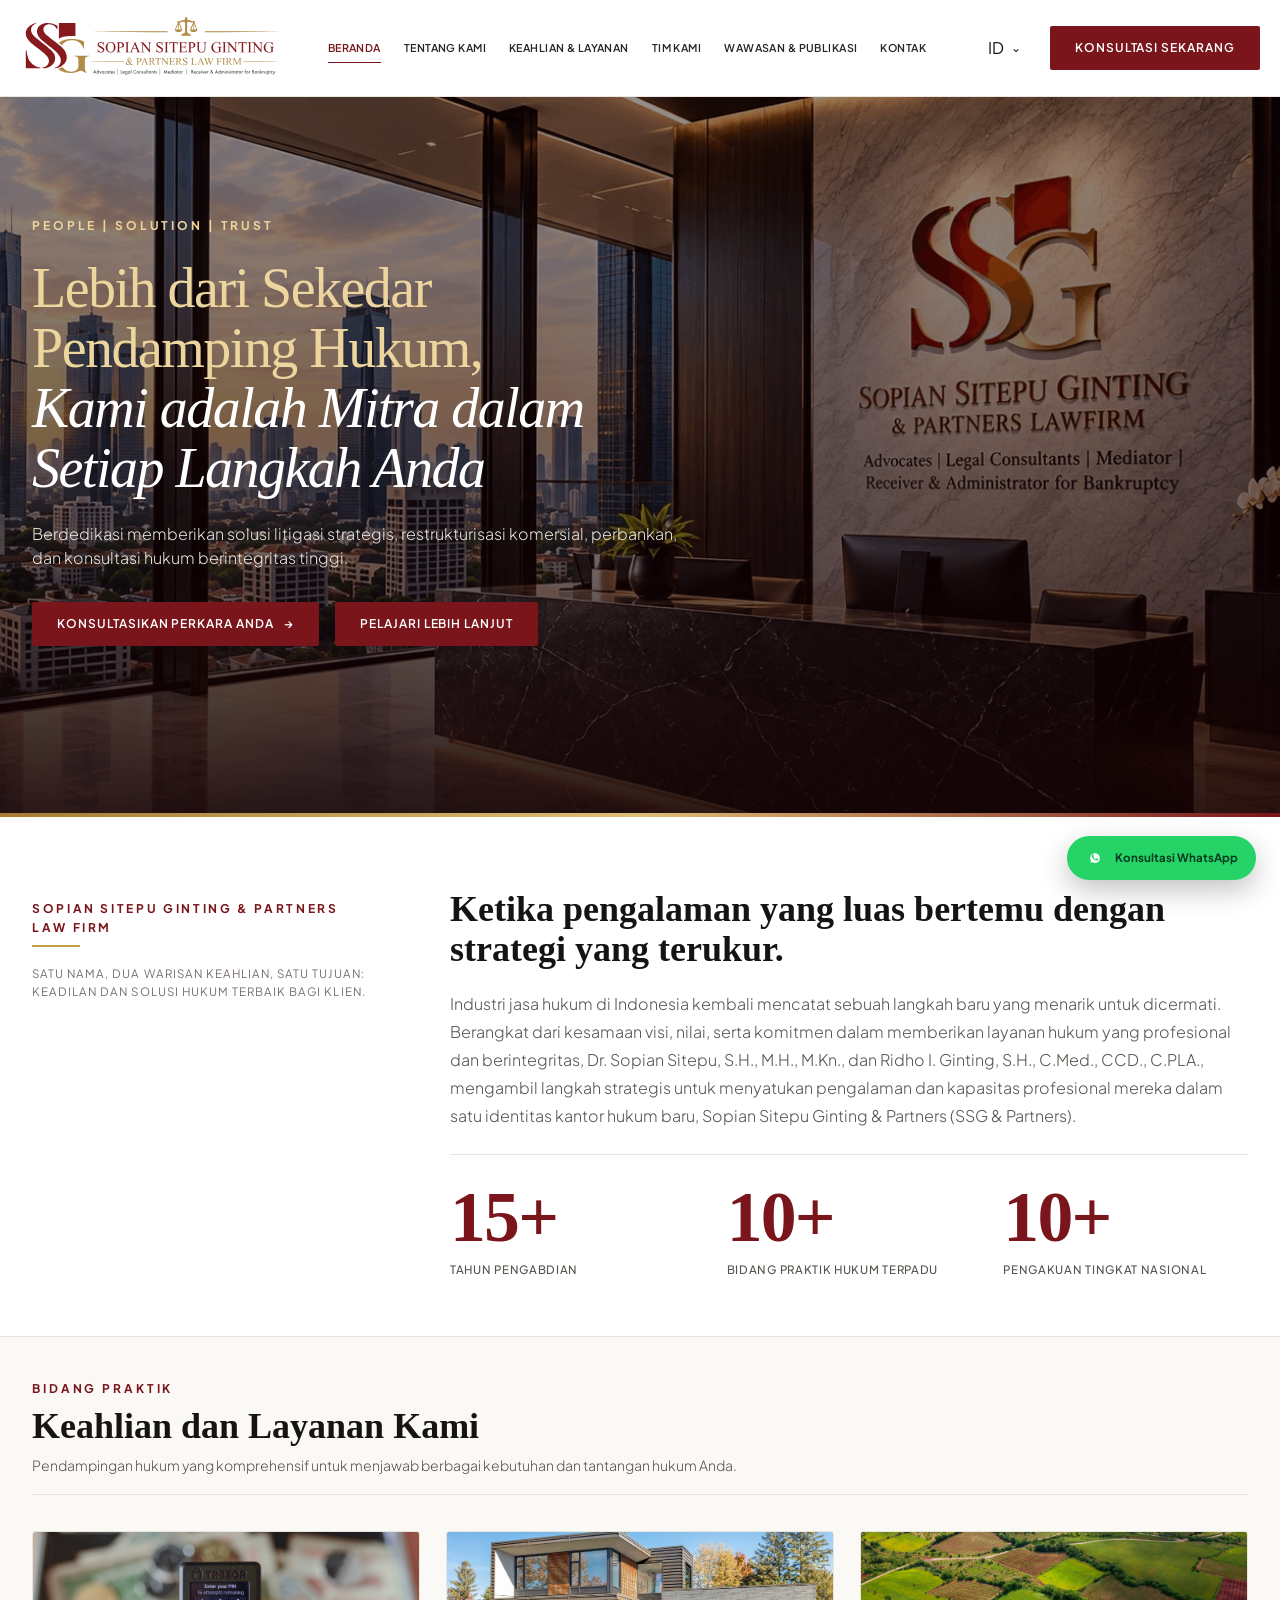
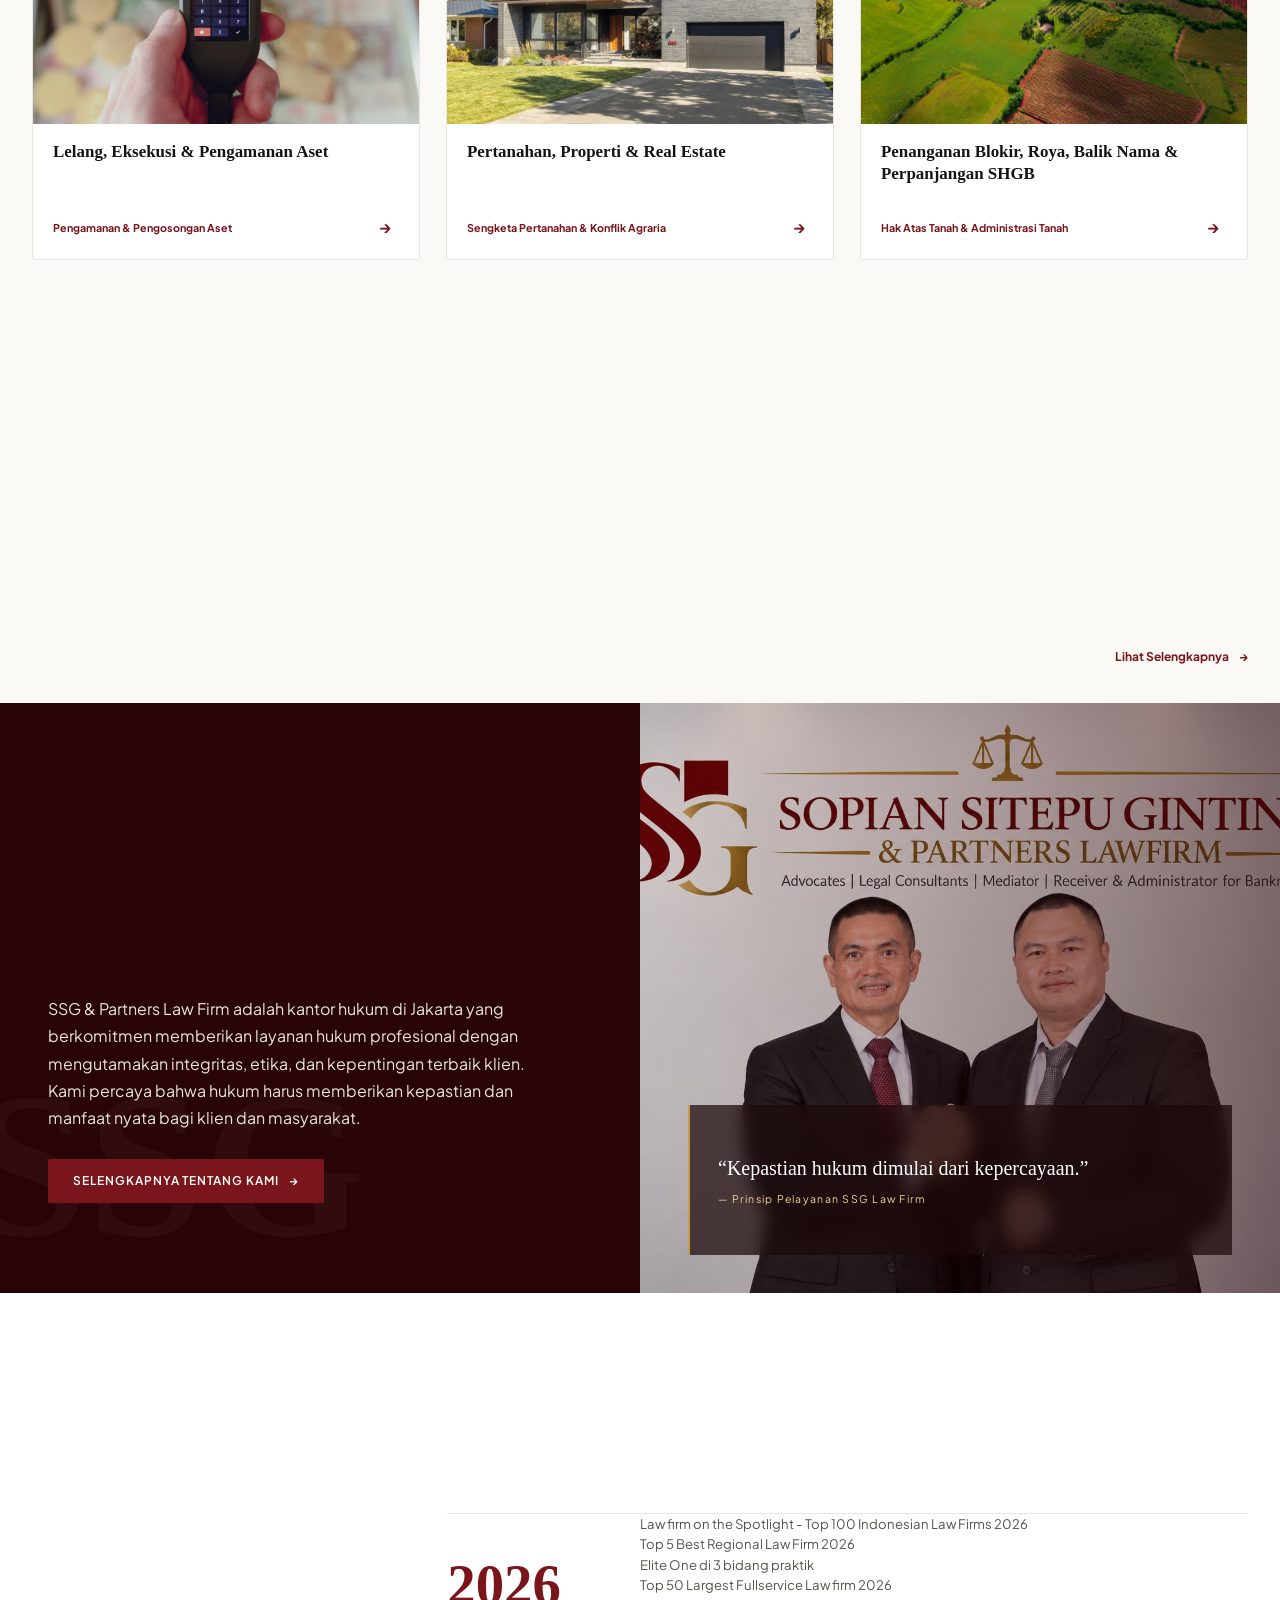
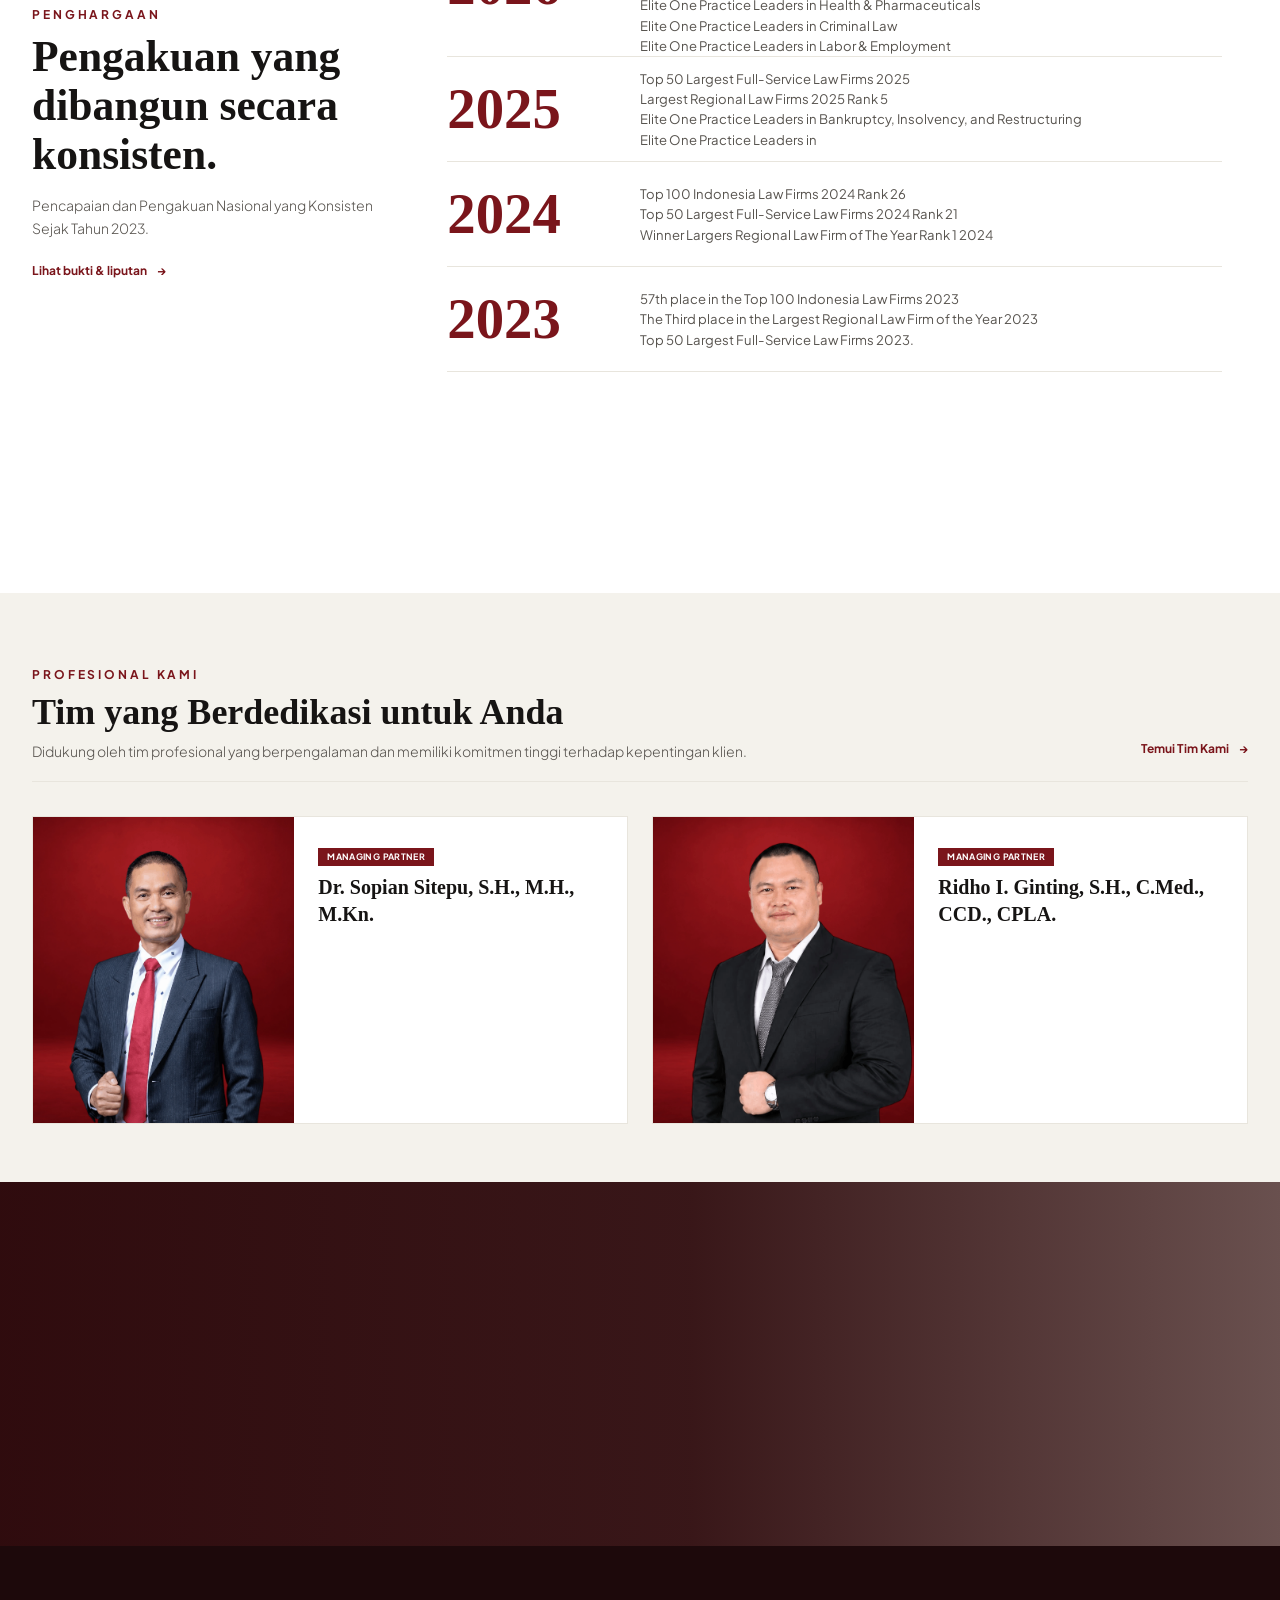
<file: index.html>
<!doctype html>
<html lang="id">
<head>
  <meta charset="utf-8">
  <meta name="viewport" content="width=device-width, initial-scale=1">
  <meta name="theme-color" content="#1d090b">
  <meta name="description" content="SSG & Partners adalah firma hukum di Jakarta yang memberikan layanan litigasi, restrukturisasi, perbankan, dan hukum.">
  <title>SSG & Partners | Firma Hukum Jakarta</title>
  <link rel="preconnect" href="https://fonts.googleapis.com">
  <link rel="preconnect" href="https://fonts.gstatic.com" crossorigin>
  <link href="https://fonts.googleapis.com/css2?family=Plus+Jakarta+Sans:wght@300;400;500;600;700&amp;display=swap" rel="stylesheet">
  <style>
    :root {
      --burgundy: #7a151b;
      --burgundy-deep: #290407;
      --burgundy-dark: #1d090b;
      --gold: #c59d48;
      --gold-light: #edd59e;
      --ink: #161413;
      --muted: #78716c;
      --stone: #57534e;
      --paper: #faf9f6;
      --cream: #f4f2ec;
      --line: #e8e5dd;
      --white: #fff;
      --sans: "Plus Jakarta Sans", Arial, Helvetica, sans-serif;
      --serif: "Times New Roman", Times, Georgia, serif;
      --container: 1216px;
      --header-height: 97px;
      --shadow: 0 14px 36px rgba(41, 4, 7, .16);
    }
    *, *::before, *::after { box-sizing: border-box; }
    html { min-height: 100%; background: var(--burgundy-dark); scroll-behavior: smooth; }
    body { margin: 0; color: var(--ink); background: var(--paper); font-family: var(--sans); line-height: 1.6; overflow-x: hidden; }
    body.menu-open { overflow: hidden; }
    img { display: block; max-width: 100%; }
    a { color: inherit; text-decoration: none; }
    button, a { font: inherit; }
    button { color: inherit; }
    ::selection { color: var(--white); background: var(--burgundy); }
    :focus-visible { outline: 3px solid var(--gold); outline-offset: 3px; }
    .container { width: min(var(--container), calc(100% - 64px)); margin-inline: auto; }
    .eyebrow { margin: 0 0 8px; color: var(--burgundy); font-size: .75rem; font-weight: 700; letter-spacing: .24em; text-transform: uppercase; }
    .section-title { margin: 0; font-family: var(--serif); font-size: clamp(2rem, 3vw, 2.25rem); line-height: 1.12; }
    .section-copy { color: var(--stone); font-size: .875rem; font-weight: 300; }
    .button { min-height: 44px; display: inline-flex; align-items: center; justify-content: center; gap: 10px; padding: 12px 24px; border: 1px solid transparent; border-radius: 2px; background: var(--burgundy); color: var(--white); font-size: .75rem; font-weight: 600; letter-spacing: .08em; line-height: 1.2; text-transform: uppercase; cursor: pointer; transition: background .2s ease, color .2s ease, border-color .2s ease, transform .2s ease; }
    .button:hover { background: #5f0f14; transform: translateY(-2px); }
    .button--outline { border-color: rgba(255,255,255,.45); background: transparent; color: #e7e5e4; }
    .button--outline:hover { border-color: var(--gold-light); background: rgba(255,255,255,.08); }
    .text-link { display: inline-flex; align-items: center; gap: 10px; color: var(--burgundy); font-size: .75rem; font-weight: 700; }
    .text-link::after { content: "→"; transition: transform .2s ease; }
    .text-link:hover::after { transform: translateX(4px); }
    .is-disabled { cursor: default; opacity: .66; }

    /* Header */
    .site-header { position: sticky; top: 0; z-index: 100; height: var(--header-height); border-bottom: 1px solid rgba(232,229,221,.9); background: rgba(255,255,255,.97); transform: translateY(0); opacity: 1; transition: transform .2s ease, opacity .2s ease, box-shadow .2s ease; }
    .site-header.is-hidden { transform: translateY(-110%); opacity: 0; }
    .site-header.is-visible { transform: translateY(0); opacity: 1; }
    .site-header.is-idle { transform: translateY(-110%); opacity: 0; }
    .header-inner { width: min(1240px, calc(100% - 40px)); height: 100%; margin-inline: auto; display: flex; align-items: center; gap: 18px; }
    .brand { flex: 0 0 260px; display: inline-flex; align-items: center; }
    .brand img { width: 380px; height: 92px; object-fit: contain; object-position: left center; background: transparent; }
    .desktop-nav { flex: 1; display: flex; align-items: center; justify-content: center; gap: clamp(14px, 1.8vw, 28px); }
    .desktop-nav a { position: relative; padding: 8px 0; color: #292524; font-size: .67rem; font-weight: 600; letter-spacing: .04em; text-transform: uppercase; white-space: nowrap; }
    .desktop-nav a::after { content: ""; position: absolute; left: 0; right: 100%; bottom: 2px; height: 1px; background: var(--burgundy); transition: right .2s ease; }
    .desktop-nav a:hover::after, .desktop-nav a[aria-current="page"]::after { right: 0; }
    .desktop-nav a[aria-current="page"] { color: var(--burgundy); }
    .header-actions { display: flex; align-items: center; gap: 14px; }
    .header-cta { min-width: 206px; }
    .language { position: relative; }
    .language-toggle { min-width: 62px; height: 40px; display: flex; align-items: center; justify-content: center; gap: 7px; padding: 0 10px; border: 0; background: transparent; cursor: pointer; }
    .language-glyph { font-size: 1rem; line-height: 1; }
    .language-chevron { font-size: .75rem; transition: transform .2s ease; }
    .language-toggle[aria-expanded="true"] .language-chevron { transform: rotate(180deg); }
    .language-menu { position: absolute; top: calc(100% + 12px); right: 0; width: 190px; margin: 0; padding: 6px; border: 1px solid var(--line); background: var(--white); box-shadow: var(--shadow); list-style: none; }
    .language-menu[hidden] { display: none; }
    .language-option { width: 100%; padding: 11px 12px; border: 0; background: transparent; text-align: left; font-size: .78rem; cursor: pointer; }
    .language-option:hover, .language-option[aria-checked="true"] { background: var(--cream); color: var(--burgundy); }
    .menu-toggle { width: 44px; height: 44px; display: none; padding: 0; border: 1px solid var(--line); background: var(--white); cursor: pointer; }
    .menu-toggle span { width: 19px; height: 1px; display: block; margin: 5px auto; background: var(--ink); transition: .2s ease; }
    .menu-toggle[aria-expanded="true"] span:first-child { transform: translateY(3px) rotate(45deg); }
    .menu-toggle[aria-expanded="true"] span:last-child { transform: translateY(-3px) rotate(-45deg); }

    /* Hero */
    .hero { min-height: 720px; position: relative; display: flex; align-items: flex-end; overflow: hidden; background: var(--burgundy-deep); }
    .hero-media, .hero-overlay { position: absolute; inset: 0; }
    .hero-media { transform: scale(1.2); transform-origin: center; }
    /* Adjust these percentages to choose which part of home-hero.webp stays visible. */
    .hero-media img { width: 100%; height: 100%; object-fit: cover; object-position: 50% 45%; transform: scale(1.11); transform-origin: center; }
    .hero-overlay { background: linear-gradient(to bottom, rgba(20,2,4,.45), rgba(20,2,4,.61) 65%, rgba(20,2,4,.9)); }
    .hero::after { content: ""; position: absolute; z-index: 2; left: 0; right: 0; bottom: 0; height: 4px; background: linear-gradient(90deg, #a67d30, #dfbe75 50%, var(--burgundy)); }
    .hero-content { position: relative; z-index: 3; padding-bottom: 52px; }
    .hero-copy { width: min(768px, 68%); }
    .hero .eyebrow { margin-bottom: 24px; color: var(--gold-light); }
    .hero h1 { max-width: 650px; margin: 0; color: var(--gold-light); font-family: var(--serif); font-size: clamp(3.15rem, 4.4vw, 3.5rem); font-weight: 400; letter-spacing: -.027em; line-height: 1.07; }
    .hero h1 em { display: block; color: var(--white); font-weight: 400; }
    .hero-description { max-width: 670px; margin: 24px 0 0; color: #e8e5dd; font-size: 1rem; font-weight: 300; line-height: 1.5; }
    .hero-actions { display: flex; flex-wrap: wrap; gap: 16px; margin-top: 32px; }

    /* Story and metrics */
    .story { padding: 72px 0 56px; border-bottom: 1px solid var(--line); background: var(--white); }
    .story-grid { display: grid; grid-template-columns: minmax(240px, 1fr) minmax(0, 2.18fr); gap: 52px; }
    .story-brand img { width: 106px; height: 81px; object-fit: contain; object-position: left top; }
    .story-brand-name { max-width: 340px; margin: 10px 0 0; color: var(--burgundy); font-size: .75rem; font-weight: 700; letter-spacing: .22em; text-transform: uppercase; }
    .gold-rule { width: 48px; height: 2px; margin: 8px 0 18px; border: 0; background: var(--gold); }
    .story-brand-copy { max-width: 335px; margin: 0; color: var(--muted); font-size: .72rem; letter-spacing: .09em; line-height: 1.55; text-transform: uppercase; }
    .story-main h2 { max-width: 790px; font-size: clamp(2rem, 3.1vw, 2.25rem); }
    .story-main > p { max-width: 790px; margin: 20px 0 0; font-size: 1rem; line-height: 1.75; }
    .metrics { display: grid; grid-template-columns: repeat(3, 1fr); gap: 32px; margin-top: 24px; padding-top: 30px; border-top: 1px solid var(--line); }
    .metric-number { min-height: 64px; display: block; color: var(--burgundy); font-family: var(--serif); font-size: clamp(3.5rem, 5.6vw, 4.5rem); font-weight: 700; letter-spacing: -.025em; line-height: .9; }
    .metric-label { display: block; margin-top: 12px; color: var(--stone); font-size: .72rem; font-weight: 500; letter-spacing: .06em; text-transform: uppercase; }

    /* Services */
    .services { padding: 42px 0 36px; background: var(--paper); }
    .section-heading { display: flex; align-items: flex-end; justify-content: space-between; gap: 32px; padding-bottom: 18px; border-bottom: 1px solid var(--line); }
    .section-heading-copy { max-width: 720px; }
    .section-heading .section-copy { margin: 8px 0 0; }
    .services-grid { display: grid; grid-template-columns: repeat(3, 1fr); gap: 24px; margin-top: 36px; align-items: stretch; }
    .service-card { min-width: 0; display: flex; flex-direction: column; height: auto; overflow: hidden; border: 1px solid var(--line); border-radius: 2px; background: var(--white); transition: transform .2s ease, box-shadow .2s ease; }
    .service-card:hover { transform: translateY(-4px); box-shadow: 0 16px 32px rgba(41,4,7,.08); }
    .service-media { position: relative; height: 192px; overflow: hidden; background: #ded9d0; }
    .service-media img { width: 100%; height: 100%; object-fit: cover; transition: transform .35s ease; }
    .service-card:hover .service-media img { transform: scale(1.025); }
    .service-tag { position: absolute; top: 12px; left: 12px; padding: 4px 10px; background: var(--burgundy); color: var(--white); font-size: .62rem; font-weight: 700; letter-spacing: .05em; text-transform: uppercase; }
    .service-body { display: flex; flex: 1 1 auto; flex-direction: column; padding: 22px 24px 16px; }
    .service-body h3 { margin: 0; font-family: var(--serif); font-size: 1.08rem; line-height: 1.35; }
    .service-body > p { margin: 8px 0 18px; color: var(--muted); font-size: .73rem; line-height: 1.65; }
    .service-footer { margin-top: auto; padding-top: 14px; border-top: 1px solid var(--cream); display: flex; align-items: center; justify-content: space-between; gap: 12px; color: var(--muted); font-size: .72rem; font-weight: 600; }
    .service-footer a { color: var(--burgundy); font-weight: 700; }
    .services-more { display: flex; justify-content: flex-end; margin-top: 26px; }

    /* About */
    .about { min-height: 590px; display: grid; grid-template-columns: 1fr 1fr; background: var(--burgundy-deep); color: var(--white); }
    .about-copy { position: relative; overflow: hidden; display: flex; align-items: center; padding: 72px max(48px, calc((100vw - var(--container)) / 2)); }
    .about-copy::before { content: "SSG"; position: absolute; left: -28px; bottom: 24px; color: rgba(255,255,255,.035); font-family: var(--serif); font-size: 13rem; font-weight: 700; line-height: 1; }
    .about-copy-inner { position: relative; z-index: 1; max-width: 512px; }
    .about .eyebrow { color: var(--gold-light); }
    .about h2 { max-width: 480px; color: var(--gold-light); font-size: clamp(2.3rem, 4vw, 3.2rem); }
    .about p { margin: 20px 0 28px; color: #e8e5dd; line-height: 1.7; }
    .about-visual { position: relative; min-height: 500px; overflow: hidden; }
    .about-visual > img { width: 100%; height: 100%; object-fit: cover; }
    .about-visual::after { content: ""; position: absolute; inset: 0; background: linear-gradient(90deg, rgba(41,4,7,.15), rgba(41,4,7,.55)); }
    .about-quote { position: absolute; z-index: 2; left: 48px; right: 48px; bottom: 38px; top: auto; display: flex; flex-direction: column; justify-content: center; height: 150px; padding: 20px 28px; border-left: 2px solid var(--gold); background: rgba(30,9,11,.72); backdrop-filter: blur(8px); }
    .about-quote blockquote { margin: 0; font-family: var(--serif); font-size: 1.25rem; }
    .about-quote cite { display: block; margin-top: 7px; color: var(--gold-light); font-size: .66rem; font-style: normal; letter-spacing: .12em; }

    /* Awards */
    .awards { min-height: 100vh; display: flex; align-items: center; padding: 72px 0; background: var(--white); }
    .awards-grid { width: 100%; display: grid; grid-template-columns: minmax(260px, 1fr) minmax(0, 2.18fr); gap: 48px; }
    .awards-intro { display: flex; flex-direction: column; justify-content: center; }
    .awards-intro h2 { max-width: 365px; font-size: clamp(2.2rem, 3.4vw, 3rem); }
    .awards-intro .section-copy { max-width: 360px; margin: 16px 0 0; }
    .awards-intro .text-link { margin-top: 22px; }
    .award-list { border-top: 1px solid var(--line); }
    .award-row { min-height: 105px; display: grid; grid-template-columns: 193px 1fr; align-items: center; border-bottom: 1px solid var(--line); }
    .award-year { color: var(--burgundy); font-family: var(--serif); font-size: 3.55rem; font-weight: 700; line-height: 1; }
    .award-description { color: var(--stone); font-size: .82rem; line-height: 1.55; }

    /* Team */
    .team { padding: 72px 0 58px; background: var(--cream); }
    .team-heading .text-link { margin-bottom: 4px; }
    .team-grid { display: grid; grid-template-columns: repeat(2, 1fr); gap: 24px; margin-top: 34px; }
    .person-card { min-width: 0; display: grid; grid-template-columns: 44% 56%; border: 1px solid var(--line); background: var(--white); }
    .person-photo { min-height: 306px; overflow: hidden; background: #ddd7ce; }
    .person-photo img { width: 100%; height: 100%; object-fit: cover; }
    .person-copy { min-width: 0; padding: 24px; }
    .person-role { display: inline-block; padding: 2px 9px; background: var(--burgundy); color: var(--white); font-size: .55rem; font-weight: 700; letter-spacing: .04em; text-transform: uppercase; }
    .person-copy h3 { margin: 8px 0 2px; font-family: var(--serif); font-size: 1.25rem; line-height: 1.35; }
    .person-title { margin: 0; color: var(--burgundy); font-size: .68rem; font-weight: 600; }
    .person-bio { margin: 10px 0 0; color: var(--muted); font-size: .7rem; line-height: 1.6; }
    .person-accreditation { margin: 18px 0 0; padding-top: 14px; border-top: 1px solid var(--cream); color: var(--muted); font-size: .68rem; }
    .person-accreditation strong { color: var(--ink); }

    /* Closing CTA */
    .closing { min-height: 364px; position: relative; display: flex; align-items: center; overflow: hidden; background: var(--burgundy-deep); color: var(--white); }
    .closing-media, .closing-overlay { position: absolute; inset: 0; }
    .closing-media img { width: 100%; height: 100%; object-fit: cover; }
    .closing-overlay { background: linear-gradient(90deg, rgba(41,4,7,.96) 0%, rgba(41,4,7,.9) 54%, rgba(41,4,7,.6) 100%); }
    .closing-inner { position: relative; z-index: 2; display: grid; grid-template-columns: 1.25fr .8fr; align-items: center; gap: 64px; }
    .closing .eyebrow { color: var(--gold-light); }
    .closing h2 { max-width: 650px; color: var(--gold-light); font-size: clamp(2.3rem, 4vw, 3.5rem); }
    .closing-copy > p:last-child { max-width: 650px; margin: 14px 0 0; color: #e8e5dd; font-size: .82rem; }
    .closing-actions { display: flex; justify-content: flex-end; gap: 16px; }
    .whatsapp-button { background: #198754; }
    .whatsapp-button:hover { background: #126b42; }
    .whatsapp-button img { width: 16px; height: 16px; object-fit: contain; }

    /* Footer */
    .site-footer { padding: 64px 0 30px; background: var(--burgundy-dark); color: rgba(255,255,255,.72); }
    .footer-grid { display: grid; grid-template-columns: 1.35fr 1.05fr .75fr; gap: 40px; padding-bottom: 48px; }
    .footer-brand img { width: 221px; height: 60px; padding: 0; background: transparent; object-fit: contain; object-position: left center; }
    .footer-brand p { max-width: 385px; margin: 16px 0 0; font-size: .72rem; line-height: 1.65; }
    .footer-heading { margin: 0 0 18px; color: var(--gold-light); font-size: .72rem; font-weight: 700; letter-spacing: .12em; }
    .footer-address, .footer-contact { margin: 0; font-size: .72rem; line-height: 1.8; }
    .footer-contact { margin-top: 14px; }
    .footer-contact a:hover, .footer-nav a:hover { color: var(--gold-light); }
    .footer-nav { display: grid; gap: 8px; font-size: .72rem; }
    .footer-bottom { min-height: 48px; padding-top: 28px; border-top: 1px solid rgba(255,255,255,.12); display: flex; align-items: center; justify-content: space-between; gap: 24px; font-size: .68rem; }
    .footer-legal { display: flex; gap: 20px; }

    /* Floating WhatsApp */
    .floating-whatsapp { position: fixed; z-index: 120; right: 24px; bottom: 20px; min-height: 44px; display: inline-flex; align-items: center; gap: 10px; padding: 0 18px; border-radius: 999px; background: #25d366; color: #073b21; box-shadow: 0 10px 28px rgba(0,0,0,.24); font-size: .72rem; font-weight: 700; transition: transform .2s ease, background .2s ease; }
    .floating-whatsapp:hover { transform: translateY(-3px); background: #36e579; }
    .floating-whatsapp img { width: 20px; height: 20px; object-fit: contain; }

    @media (max-width: 1120px) {
      .desktop-nav { gap: 12px; }
      .desktop-nav a { font-size: .6rem; }
      .header-cta { min-width: 176px; padding-inline: 14px; }
      .services-grid { gap: 20px; }
      .service-body { padding-inline: 18px; }
      .person-card { grid-template-columns: 42% 58%; }
      .person-copy { padding: 18px; }
    }
    @media (max-width: 960px) {
      :root { --header-height: 80px; }
      .container { width: min(100% - 40px, var(--container)); }
      .header-inner { width: min(100% - 28px, 1240px); }
      .brand { flex-basis: 176px; }
      .brand img { width: 176px; }
      .desktop-nav { position: absolute; z-index: 98; inset: 100% 0 auto; width: 100%; height: calc(100vh - var(--header-height)); height: calc(100dvh - var(--header-height)); display: none; align-items: stretch; justify-content: flex-start; flex-direction: column; gap: 0; padding: 28px 24px 100px; background: var(--white); overflow-y: auto; }
      .desktop-nav.open { display: flex; }
      .desktop-nav a { padding: 17px 0; border-bottom: 1px solid var(--line); font-family: var(--serif); font-size: 1.45rem; font-weight: 400; letter-spacing: 0; text-transform: none; }
      .desktop-nav a::after { display: none; }
      .header-actions { margin-left: auto; }
      .header-cta { display: none; }
      .menu-toggle { display: block; }
      .hero { min-height: 680px; }
      .hero-copy { width: 82%; }
      .story-grid, .awards-grid { grid-template-columns: 1fr; gap: 42px; }
      .story-brand-copy { max-width: 520px; }
      .services-grid { grid-template-columns: repeat(2, 1fr); }
      .about { grid-template-columns: 1fr; }
      .about-copy { min-height: 500px; padding-inline: max(32px, calc((100vw - var(--container)) / 2)); }
      .about-visual { min-height: 440px; }
      .team-grid { grid-template-columns: 1fr; }
      .person-card { grid-template-columns: 40% 60%; }
      .closing-inner { grid-template-columns: 1fr; gap: 32px; }
      .closing-actions { justify-content: flex-start; }
      .footer-grid { grid-template-columns: 1.2fr 1fr; }
      .footer-nav-column { grid-column: 1 / -1; }
      .footer-nav { grid-template-columns: repeat(3, 1fr); }
    }
    @media (max-width: 680px) {
      .container { width: min(100% - 32px, var(--container)); }
      .brand { flex-basis: 150px; }
      .brand img { width: 150px; height: 48px; }
      .header-actions { gap: 4px; }
      .language-toggle { min-width: 48px; padding-inline: 6px; }
      .language-code { display: none; }
      .language-menu { position: fixed; top: calc(var(--header-height) - 2px); right: 16px; }
      .hero { min-height: 720px; }
      .hero-content { padding-bottom: 64px; }
      .hero-copy { width: 100%; }
      .hero .eyebrow { margin-bottom: 18px; font-size: .66rem; }
      .hero h1 { font-size: clamp(2.65rem, 12vw, 3.5rem); }
      .hero-description { font-size: .9rem; }
      .hero-actions { align-items: stretch; flex-direction: column; }
      .hero-actions .button { width: 100%; }
      .story, .awards, .team { padding: 72px 0; }
      .story-grid { gap: 36px; }
      .story-main > p { font-size: .9rem; }
      .metrics { grid-template-columns: 1fr; gap: 22px; }
      .metric { padding-bottom: 18px; border-bottom: 1px solid var(--line); }
      .metric:last-child { border-bottom: 0; }
      .section-heading { align-items: flex-start; flex-direction: column; }
      .services-grid { grid-template-columns: 1fr; margin-top: 32px; }
      .service-card { max-width: 520px; width: 100%; margin-inline: auto; }
      .about-copy { min-height: 520px; padding: 64px 24px; }
      .about-copy::before { font-size: 9rem; }
      .about-visual { min-height: 390px; }
      .about-quote { top: auto; bottom: 24px; left: 24px; right: 24px; height: 138px; padding: 18px 20px; }
      .award-row { min-height: 0; grid-template-columns: 1fr; align-items: start; gap: 10px; padding: 24px 0; }
      .award-year { font-size: 2.65rem; }
      .award-description { max-width: 34rem; font-size: .82rem; line-height: 1.75; }
      .team-heading .text-link { margin-top: 8px; }
      .person-card { grid-template-columns: 1fr; }
      .person-photo { min-height: 360px; }
      .person-copy { padding: 24px; }
      .closing { min-height: 540px; }
      .closing-actions { align-items: stretch; flex-direction: column; }
      .closing-actions .button { width: 100%; }
      .footer-grid { grid-template-columns: 1fr; }
      .footer-nav-column { grid-column: auto; }
      .footer-nav { grid-template-columns: repeat(2, 1fr); }
      .footer-bottom { align-items: flex-start; flex-direction: column; padding-bottom: 56px; }
      .footer-legal { flex-wrap: wrap; }
      .floating-whatsapp { right: 16px; bottom: 16px; width: 48px; min-height: 48px; justify-content: center; padding: 0; }
      .floating-whatsapp span { position: absolute; width: 1px; height: 1px; overflow: hidden; clip: rect(0 0 0 0); }
    }
    @media (max-width: 350px) {
      .header-inner { width: calc(100% - 20px); gap: 6px; }
      .brand { flex-basis: 132px; }
      .brand img { width: 132px; }
      .menu-toggle { width: 40px; height: 40px; }
      .hero h1 { font-size: 2.45rem; }
      .footer-nav { grid-template-columns: 1fr; }
    }
    @media (prefers-reduced-motion: reduce) {
      html { scroll-behavior: auto; }
      *, *::before, *::after { scroll-behavior: auto !important; transition-duration: .01ms !important; animation-duration: .01ms !important; }
    }
</style>
  <link rel="stylesheet" href="assets/site-shell.css">
  <link rel="stylesheet" href="assets/service-cards.css">
</head>
<body
  data-page="home"
  data-title-id="SSG &amp; Partners | Firma Hukum Jakarta"
  data-title-en="SSG &amp; Partners | Jakarta Law Firm"
  data-description-id="SSG &amp; Partners adalah firma hukum di Jakarta yang memberikan layanan litigasi, restrukturisasi, perbankan, dan hukum."
  data-description-en="SSG &amp; Partners is a Jakarta law firm providing litigation, restructuring, banking, and comprehensive legal services."
>
  <header class="site-header">
    <div class="header-inner">
      <a class="brand" href="index.html"><img src="images/ssg-logo.svg" alt="SSG and Partners Law Firm logo in burgundy and gold, featuring the firm name and legal emblem on a clean white background"></a>
      <nav class="desktop-nav" id="main-navigation" aria-label="Navigasi utama">
        <a href="index.html" aria-current="page" data-i18n data-id="Beranda" data-en="Home">Beranda</a>
        <a href="about.html" data-i18n data-id="Tentang Kami" data-en="About Us">Tentang Kami</a>
        <a href="services.html" data-i18n data-id="Keahlian & Layanan" data-en="Expertise & Services">Keahlian & Layanan</a>
        <a href="team.html" data-i18n data-id="Tim Kami" data-en="Our Team">Tim Kami</a>
        <a href="insights.html" data-i18n data-id="Wawasan & Publikasi" data-en="Insights & Publications">Wawasan & Publikasi</a>
        <a href="contact.html" data-i18n data-id="Kontak" data-en="Contact">Kontak</a>
      </nav>
      <div class="header-actions">
        <div class="language">
          <button class="language-toggle" id="language-toggle" type="button" aria-expanded="false" aria-controls="language-menu" aria-label="Pilih bahasa"><span class="language-code" id="language-code">ID</span><span class="language-chevron" aria-hidden="true">⌄</span></button>
          <ul class="language-menu" id="language-menu" role="menu" hidden>
            <li><button class="language-option" type="button" role="menuitemradio" aria-checked="true" data-language="id">Bahasa Indonesia</button></li>
            <li><button class="language-option" type="button" role="menuitemradio" aria-checked="false" data-language="en">English</button></li>
          </ul>
        </div>
        <a class="button header-cta" href="https://wa.me/6285196513840" target="_blank" rel="noopener noreferrer" data-i18n data-id="Konsultasi Sekarang" data-en="Consult Now">Konsultasi Sekarang</a>
        <button class="menu-toggle" id="menu-toggle" type="button" aria-expanded="false" aria-controls="main-navigation" aria-label="Buka menu"><span></span><span></span></button>
      </div>
    </div>
  </header>

  <main>
    <section class="hero" id="home" aria-labelledby="hero-title">
      <div class="hero-media" aria-hidden="true">
        <!-- Replace images/home-hero.webp with the final hero photo; keep this filename to avoid editing HTML. -->
        <img src="images/home-hero.webp" alt="" width="1600" height="900">
      </div>
      <div class="hero-overlay"></div>
      <div class="container hero-content">
        <div class="hero-copy">
          <p class="eyebrow" data-i18n data-id="People | solution | trust" data-en="People | solution | trust">People | solution | trust</p>
          <h1 id="hero-title"><span data-i18n data-id="Lebih dari Sekedar Pendamping Hukum," data-en="More Than Legal Counsel,">Lebih dari Sekedar Pendamping Hukum,</span><em data-i18n data-id="Kami adalah Mitra dalam Setiap Langkah Anda" data-en="We Are Your Partner at Every Step">Kami adalah Mitra dalam Setiap Langkah Anda</em></h1>
          <p class="hero-description" data-i18n data-id="Berdedikasi memberikan solusi litigasi strategis, restrukturisasi komersial, perbankan, dan konsultasi hukum berintegritas tinggi." data-en="Dedicated to delivering strategic litigation, commercial restructuring, banking, and legal solutions with the highest integrity.">Berdedikasi memberikan solusi litigasi strategis, restrukturisasi komersial, perbankan, dan konsultasi hukum berintegritas tinggi.</p>
          <div class="hero-actions">
            <a class="button" href="https://wa.me/6285196513840" target="_blank" rel="noopener noreferrer"><span data-i18n data-id="Konsultasikan Perkara Anda" data-en="Discuss Your Legal Matter">Konsultasikan Perkara Anda</span><span aria-hidden="true">→</span></a>
            <a class="button button--outline" href="#about" data-i18n data-id="Pelajari Lebih Lanjut" data-en="Learn More">Pelajari Lebih Lanjut</a>
          </div>
        </div>
      </div>
    </section>

    <section class="story" aria-labelledby="story-title">
      <div class="container story-grid">
        <div class="story-brand">
          <!-- <img src="images/ssg-logo.svg" alt="Logo SSG and Partners Law Firm with burgundy and gold emblem and lettering" width="618" height="543"> -->
          <p class="story-brand-name">Sopian Sitepu Ginting & Partners Law Firm</p>
          <hr class="gold-rule">
          <p class="story-brand-copy" data-i18n data-id="Satu nama, dua warisan keahlian, satu tujuan: keadilan dan solusi hukum terbaik bagi klien." data-en="One name, two legacies of expertise, one purpose: justice and the best legal solutions for our clients.">Satu nama, dua warisan keahlian, satu tujuan: keadilan dan solusi hukum terbaik bagi klien.</p>
        </div>
        <div class="story-main">
          <h2 class="section-title" id="story-title" data-i18n data-id="Ketika pengalaman yang luas bertemu dengan strategi yang terukur." data-en="Where extensive experience meets measured strategy.">Ketika pengalaman yang luas bertemu dengan strategi yang terukur.</h2>
          <p class="section-copy" data-i18n data-id="Industri jasa hukum di Indonesia kembali mencatat sebuah langkah baru yang
            menarik untuk dicermati. Berangkat dari kesamaan visi, nilai, serta komitmen dalam
            memberikan layanan hukum yang profesional dan berintegritas, Dr. Sopian Sitepu, S.H.,
            M.H., M.Kn., dan Ridho I. Ginting, S.H., C.Med., CCD., C.PLA., mengambil langkah
            strategis untuk menyatukan pengalaman dan kapasitas profesional mereka dalam satu
            identitas kantor hukum baru, Sopian Sitepu Ginting & Partners (SSG & Partners)."
            data-en="SSG & Partners was formed through the union of Sopian Sitepu & Partners and Ginting Marbun & Partners—two legal practices built on the same commitment to professionalism, integrity, and client interests. This collaboration brings together a larger team, a broader network, and full-service capabilities for the courtroom, the negotiating table, and everyday business decisions.">SSG & Partners lahir dari penyatuan Sopian Sitepu & Partners dan Ginting Marbun & Partners—dua praktik hukum yang dibangun dengan komitmen yang sama terhadap profesionalisme, integritas, dan kepentingan klien. Kolaborasi ini menghadirkan tim yang lebih besar, jaringan yang lebih luas, dan layanan full-service untuk mendampingi klien di ruang sidang, meja negosiasi, maupun dalam keputusan bisnis sehari-hari.</p>
          <div class="metrics" aria-label="Fakta firma" data-aria-id="Fakta firma" data-aria-en="Firm facts">
            <div class="metric"><span class="metric-number" data-counter="15"><span class="counter-value">15</span>+</span><span class="metric-label" data-i18n data-id="Tahun Pengabdian" data-en="Years of Service">Tahun Pengabdian</span></div>
            <div class="metric"><span class="metric-number" data-counter="10"><span class="counter-value">10</span>+</span><span class="metric-label" data-i18n data-id="Bidang Praktik Hukum Terpadu" data-en="Integrated Practice Areas">Bidang Praktik Hukum Terpadu</span></div>
            <div class="metric"><span class="metric-number" data-counter="10"><span class="counter-value">10</span>+</span><span class="metric-label" data-i18n data-id="Pengakuan Tingkat Nasional" data-en="National Recognitions">Pengakuan Tingkat Nasional</span></div>
          </div>
        </div>
      </div>
    </section>

    <section class="services" id="services" aria-labelledby="services-title">
      <div class="container">
        <div class="section-heading"><div class="section-heading-copy"><p class="eyebrow" data-i18n data-id="Bidang Praktik" data-en="Practice Areas">Bidang Praktik</p><h2 class="section-title" id="services-title" data-i18n data-id="Keahlian dan Layanan Kami" data-en="Our Expertise and Services">Keahlian dan Layanan Kami</h2><p class="section-copy" data-i18n data-id="Pendampingan hukum yang komprehensif untuk menjawab berbagai kebutuhan dan tantangan hukum Anda." data-en="Comprehensive legal assistance designed to address your needs and legal challenges.">Pendampingan hukum yang komprehensif untuk menjawab berbagai kebutuhan dan tantangan hukum Anda.</p></div></div>
        <div class="services-grid service-cards-grid" data-service-cards data-limit="6"></div>
        <div class="services-more"><a class="text-link" href="services.html" data-i18n data-id="Lihat Selengkapnya" data-en="View All Services">Lihat Selengkapnya</a></div>
      </div>
    </section>

    <section class="about" id="about" aria-labelledby="about-title">
      <div class="about-copy"><div class="about-copy-inner"><p class="eyebrow" data-i18n data-id="Tentang SSG" data-en="About SSG">Tentang SSG</p><h2 class="section-title" id="about-title" data-i18n data-id="Hukum untuk Solusi yang Lebih Baik" data-en="Law for Better Solutions">Hukum untuk Solusi yang Lebih Baik</h2><p data-i18n data-id="SSG & Partners Law Firm adalah kantor hukum di Jakarta yang berkomitmen memberikan layanan hukum profesional dengan mengutamakan integritas, etika, dan kepentingan terbaik klien. Kami percaya bahwa hukum harus memberikan kepastian dan manfaat nyata bagi klien dan masyarakat." data-en="SSG & Partners Law Firm is a Jakarta-based firm committed to professional legal services founded on integrity, ethics, and our clients' best interests. We believe the law should provide certainty and tangible value to clients and society.">SSG & Partners Law Firm adalah kantor hukum di Jakarta yang berkomitmen memberikan layanan hukum profesional dengan mengutamakan integritas, etika, dan kepentingan terbaik klien. Kami percaya bahwa hukum harus memberikan kepastian dan manfaat nyata bagi klien dan masyarakat.</p><a class="button" href="about.html"><span data-i18n data-id="Selengkapnya Tentang Kami" data-en="More About Us">Selengkapnya Tentang Kami</span><span aria-hidden="true">→</span></a></div></div>
      <div class="about-visual"><!-- Replace images/about-sudirman.png with the final Jakarta/Sudirman photo. --><img src="images/banner-picture.png" alt="A wide view of Jakarta's Sudirman business district, with modern office towers, broad roads, and a clean urban skyline in a confident, business-focused city atmosphere" data-alt-id="Pemandangan luas distrik bisnis Sudirman di Jakarta, dengan menara kantor modern, jalan yang lebar, dan siluet kota yang bersih dalam suasana kota yang tegas dan berorientasi bisnis" data-alt-en="A wide view of Jakarta's Sudirman business district, with modern office towers, broad roads, and a clean urban skyline in a confident, business-focused city atmosphere" width="1280" height="1000"><div class="about-quote"><blockquote data-i18n data-id="“Kepastian hukum dimulai dari kepercayaan.”" data-en="“Legal certainty begins with trust.”">“Kepastian hukum dimulai dari kepercayaan.”</blockquote><cite data-i18n data-id="— Prinsip Pelayanan SSG Law Firm" data-en="— SSG Law Firm Service Principle">— Prinsip Pelayanan SSG Law Firm</cite></div></div>
    </section>

    <section class="awards" aria-labelledby="awards-title">
      <div class="container awards-grid">
        <div class="awards-intro" style="padding-right: clamp(1rem, 2vw, 2.5rem);"><p class="eyebrow" data-i18n data-id="Penghargaan" data-en="Recognition">Penghargaan</p><h2 class="section-title" id="awards-title" data-i18n data-id="Pengakuan yang dibangun secara konsisten." data-en="Recognition built through consistency.">Pengakuan yang dibangun secara konsisten.</h2><p class="section-copy" data-i18n data-id="Pencapaian dan Pengakuan Nasional yang Konsisten Sejak Tahun 2023." data-en="The legacy of Sopian Sitepu & Partners has received national recognition since 2023.">Warisan Sopian Sitepu & Partners telah memperoleh pengakuan nasional sejak 2023.</p><a class="text-link" href="recognition.html" data-i18n data-id="Lihat bukti &amp; liputan" data-en="View evidence &amp; coverage">Lihat bukti &amp; liputan</a></div>
        <div class="award-list" style="padding-right: clamp(1rem, 2vw, 2.5rem);">
          <div class="award-row"><span class="award-year">2026</span><span class="award-description">Law firm on the Spotlight - Top 100 Indonesian Law Firms 2026<br>Top 5 Best Regional Law Firm 2026<br>Elite One <span data-i18n data-id="di 3 bidang praktik" data-en="in three practice areas">di 3 bidang praktik</span><br>Top 50 Largest Fullservice Law firm 2026<br>Elite One Practice Leaders in Health & Pharmaceuticals<br>⁠Elite One Practice Leaders in Criminal Law<br>Elite One Practice Leaders in Labor & Employment</span></div>
          <div class="award-row"><span class="award-year">2025</span><span class="award-description">⁠Top 50 Largest Full-Service Law Firms 2025<br>⁠Largest Regional Law Firms 2025 Rank 5<br>⁠Elite One Practice Leaders in Bankruptcy, Insolvency, and Restructuring<br>Elite One Practice Leaders in</span></div>
          <div class="award-row"><span class="award-year">2024</span><span class="award-description">Top 100 Indonesia Law Firms 2024 Rank 26<br>⁠Top 50 Largest Full-Service Law Firms 2024 Rank 21<br>⁠Winner Largers Regional Law Firm of The Year Rank 1 2024</span></div>
          <div class="award-row"><span class="award-year">2023</span><span class="award-description">57th place in the Top 100 Indonesia Law Firms 2023<br>⁠The Third place in the Largest Regional Law Firm of the Year 2023<br>⁠Top 50 Largest Full-Service Law Firms 2023.</span></div>
        </div>
      </div>
    </section>

    <section class="team" id="team" aria-labelledby="team-title">
      <div class="container">
        <div class="section-heading team-heading"><div class="section-heading-copy"><p class="eyebrow" data-i18n data-id="Profesional Kami" data-en="Our Professionals">Profesional Kami</p><h2 class="section-title" id="team-title" data-i18n data-id="Tim yang Berdedikasi untuk Anda" data-en="A Team Dedicated to You">Tim yang Berdedikasi untuk Anda</h2><p class="section-copy" data-i18n data-id="Didukung oleh tim profesional yang berpengalaman dan memiliki komitmen tinggi terhadap kepentingan klien." data-en="Supported by experienced professionals with a strong commitment to every client's interests.">Didukung oleh tim profesional yang berpengalaman dan memiliki komitmen tinggi terhadap kepentingan klien.</p></div><a class="text-link" href="team.html"  data-i18n data-id="Temui Tim Kami" data-en="Meet Our Team">Temui Tim Kami</a></div>
        <div class="team-grid">
          <article class="person-card"><div class="person-photo"><img src="images/sopian.webp" alt="Dr. Sopian Sitepu in a studio portrait, wearing a dark suit and tie, standing with a calm and confident expression in a polished corporate setting" width="800" height="800"></div><div class="person-copy"><span class="person-role">Managing Partner</span><h3>Dr. Sopian Sitepu, S.H., M.H., M.Kn.</h3></div></article>
          <article class="person-card"><div class="person-photo"><img src="images/ridho.webp" alt="Ridho I. Ginting in a studio portrait, wearing a dark suit with a tie, standing with a composed and professional expression in a clean corporate studio background" width="800" height="800"></div><div class="person-copy"><span class="person-role">Managing Partner</span><h3>Ridho I. Ginting, S.H., C.Med., CCD., CPLA.</h3></div></article>
        </div>
      </div>
    </section>

    <section class="closing" id="contact" aria-labelledby="closing-title">
      <div class="closing-media" aria-hidden="true"><!-- Replace images/consultation-banner.png with the final consultation/meeting photo. --><img src="images/consultation-banner.png" alt="A professional legal consultation meeting in a modern office, with several people gathered around a table discussing strategy and legal matters in a calm and focused atmosphere" width="1600" height="500"></div>
      <div class="closing-overlay"></div>
      <div class="container closing-inner"><div class="closing-copy"><p class="eyebrow" data-i18n data-id="Konsultasi Perkara Strategis" data-en="Strategic Legal Consultation">Konsultasi Perkara Strategis</p><h2 class="section-title" id="closing-title" data-i18n data-id="Perkara Anda membutuhkan pendampingan yang tepat, terukur, dan strategis." data-en="Your legal matter deserves precise, measured, and decisive counsel." style="font-family: 'Times New Roman', Times, serif; font-size: clamp(1.8rem, 2.5vw, 2.5rem); line-height: 1.2;">Perkara Anda membutuhkan pendampingan yang tepat, terukur, dan tegas.</h2><p data-i18n data-id="Jadwalkan pertemuan di kantor kami di Gedung Plaza Sentral Jakarta atau hubungi tim siaga hukum kami untuk respons cepat tanggap." data-en="Schedule a meeting at our Plaza Sentral office in Jakarta or contact our legal response team for prompt assistance.">Jadwalkan pertemuan di kantor kami di Gedung Plaza Sentral Jakarta atau hubungi tim siaga hukum kami untuk respons cepat tanggap.</p></div><div class="closing-actions"><a class="button" href="mailto:ssg.partnerslawfirm@gmail.com" data-i18n data-id="Jadwalkan Konsultasi" data-en="Schedule a Consultation">Jadwalkan Konsultasi</a><a class="button whatsapp-button" href="https://wa.me/6285196513840" target="_blank" rel="noopener noreferrer"><img src="images/icon-whatsapp.svg" alt="" width="16" height="16"><span data-i18n data-id="WhatsApp Siaga" data-en="WhatsApp Now">WhatsApp Siaga</span></a></div></div>
    </section>
  </main>

  <footer class="site-footer">
    <div class="container">
      <div class="footer-grid">
        <div class="footer-brand"><img src="images/ssg-logo-putih.svg" alt="SSG and Partners Law Firm logo" width="221" height="60"><p data-i18n data-id="Firma hukum dan konsultan hukum korporasi berbasis di Sudirman Financial District, Jakarta. Terdaftar dan berakreditasi resmi pada organisasi advokat dan kepailitan Indonesia." data-en="A law firm and corporate legal consultancy based in Jakarta's Sudirman Financial District, officially registered and accredited by Indonesia's advocate and insolvency organisations.">Firma hukum dan konsultan hukum berbasis di Sudirman Financial District, Jakarta. Terdaftar dan berakreditasi resmi pada organisasi advokat dan kepailitan Indonesia.</p></div>
        <div><h2 class="footer-heading" data-i18n data-id="Kantor Pusat" data-en="Head Office">Kantor Pusat</h2><p class="footer-address">Menara Sudirman Lantai 18<br>Jl. Jend. Sudirman Kav. 60<br>Kebayoran Baru, Jakarta Selatan 12190<br>DKI Jakarta, Indonesia</p><p class="footer-contact"><strong data-i18n data-id="Jam Operasional:" data-en="Office Hours:">Jam Operasional:</strong> <span data-i18n data-id="Senin–Jumat, 09.00–17.00 WIB" data-en="Monday–Friday, 09:00–17:00 WIB">Senin–Jumat, 09.00–17.00 WIB</span><br><strong>Email:</strong> <a href="mailto:ssg.partnerslawfirm@gmail.com">ssg.partnerslawfirm@gmail.com</a><br><strong>WhatsApp:</strong> <a href="https://wa.me/6285196513840" target="_blank" rel="noopener noreferrer">+62 851-9651-3840</a></p></div>
        <div class="footer-nav-column"><h2 class="footer-heading" data-i18n data-id="Navigasi Cepat" data-en="Quick Navigation">Navigasi Cepat</h2><nav class="footer-nav" aria-label="Navigasi footer"><a href="#home" data-i18n data-id="Beranda" data-en="Home">Beranda</a><a href="#about" data-i18n data-id="Tentang SSG" data-en="About SSG">Tentang SSG</a><a href="#services" data-i18n data-id="Keahlian & Layanan" data-en="Expertise & Services">Keahlian & Layanan</a><a href="#team" data-i18n data-id="Tim Advokat" data-en="Legal Team">Tim Advokat</a><a href="insights.html" data-i18n data-id="Publikasi & Wawasan" data-en="Publications & Insights">Publikasi & Wawasan</a><a href="contact.html" data-i18n data-id="Hubungi Kami" data-en="Contact Us">Hubungi Kami</a></nav></div>
      </div>
      <div class="footer-bottom"><span>© <span id="current-year"></span> SSG & Partners Law Firm. <span data-i18n data-id="Hak cipta dilindungi." data-en="All rights reserved.">Hak cipta dilindungi.</span></span><div class="footer-legal"><a class="is-disabled" href="#" aria-disabled="true" data-disabled-link data-i18n data-id="Kebijakan Privasi" data-en="Privacy Policy">Kebijakan Privasi</a><a class="is-disabled" href="#" aria-disabled="true" data-disabled-link data-i18n data-id="Disclaimer Hukum" data-en="Legal Disclaimer">Disclaimer Hukum</a></div><span>People • Solution • Trust</span></div>
    </div>
  </footer>

  <a class="floating-whatsapp" href="https://wa.me/6285196513840" target="_blank" rel="noopener noreferrer" aria-label="Konsultasi melalui WhatsApp"><img src="images/icon-whatsapp.svg" alt="" width="20" height="20"><span data-i18n data-id="Konsultasi WhatsApp" data-en="WhatsApp Consultation">Konsultasi WhatsApp</span></a>

  <script src="assets/use-site-shell.js"></script>
  <script src="assets/site-shell.js?v=20260922-en"></script>
  <script src="assets/service-cards.js?v=20260922-en"></script>
  <script>
    const languageToggle = document.getElementById('language-toggle');
    const languageMenu = document.getElementById('language-menu');
    const languageCode = document.getElementById('language-code');
    const languageOptions = [...document.querySelectorAll('[data-language]')];
    const menuToggle = document.getElementById('menu-toggle');
    const mainNavigation = document.getElementById('main-navigation');
    const reducedMotion = window.matchMedia('(prefers-reduced-motion: reduce)').matches;

    function openLanguageMenu() { languageMenu.hidden = false; languageToggle.setAttribute('aria-expanded', 'true'); (languageOptions.find((option) => option.getAttribute('aria-checked') === 'true') || languageOptions[0]).focus(); }
    function closeLanguageMenu(returnFocus = false) { languageMenu.hidden = true; languageToggle.setAttribute('aria-expanded', 'false'); if (returnFocus) languageToggle.focus(); }
    function setLanguage(language) {
      const selected = language === 'en' ? 'en' : 'id';
      document.documentElement.lang = selected;
      document.querySelectorAll('[data-i18n]').forEach((element) => { element.textContent = element.dataset[selected]; });
      document.querySelectorAll('[data-alt-id]').forEach((image) => { image.alt = selected === 'en' ? image.dataset.altEn : image.dataset.altId; });
      languageOptions.forEach((option) => option.setAttribute('aria-checked', String(option.dataset.language === selected)));
      languageCode.textContent = selected.toUpperCase();
      languageToggle.setAttribute('aria-label', selected === 'en' ? 'Choose language' : 'Pilih bahasa');
      menuToggle.setAttribute('aria-label', selected === 'en' ? 'Open menu' : 'Buka menu');
      mainNavigation.setAttribute('aria-label', selected === 'en' ? 'Main navigation' : 'Navigasi utama');
      document.querySelector('.footer-nav').setAttribute('aria-label', selected === 'en' ? 'Footer navigation' : 'Navigasi footer');
      document.querySelector('.floating-whatsapp').setAttribute('aria-label', selected === 'en' ? 'Consult via WhatsApp' : 'Konsultasi melalui WhatsApp');
      document.title = selected === 'en' ? 'SSG & Partners | Jakarta Law Firm' : 'SSG & Partners | Firma Hukum Jakarta';
      localStorage.setItem('ssg-language', selected);
      closeLanguageMenu();
    }
    // Replace the shared shell's basic toggle so Home can also apply its full translation state.
    languageToggle.onclick = () => { if (languageMenu.hidden) openLanguageMenu(); else closeLanguageMenu(); };
    languageOptions.forEach((option) => option.addEventListener('click', () => setLanguage(option.dataset.language)));
    document.addEventListener('click', (event) => { if (!event.target.closest('.language')) closeLanguageMenu(); });

    function closeMobileMenu() { mainNavigation.classList.remove('open'); menuToggle.setAttribute('aria-expanded', 'false'); menuToggle.setAttribute('aria-label', document.documentElement.lang === 'en' ? 'Open menu' : 'Buka menu'); document.body.classList.remove('menu-open'); }
    mainNavigation.querySelectorAll('a:not([aria-disabled="true"])').forEach((link) => link.addEventListener('click', closeMobileMenu));
    document.querySelectorAll('[data-disabled-link]').forEach((link) => link.addEventListener('click', (event) => event.preventDefault()));
    document.addEventListener('keydown', (event) => { if (event.key === 'Escape') { if (!languageMenu.hidden) closeLanguageMenu(true); closeMobileMenu(); } });
    window.addEventListener('resize', () => { if (window.innerWidth > 960) closeMobileMenu(); });

    const counters = [...document.querySelectorAll('[data-counter]')];
    function finishCounter(counter) { counter.querySelector('.counter-value').textContent = counter.dataset.counter; }
    function animateCounter(counter) {
      if (counter.dataset.animated === 'true') return;
      counter.dataset.animated = 'true';
      const valueElement = counter.querySelector('.counter-value');
      const target = Number(counter.dataset.counter);
      if (reducedMotion) { finishCounter(counter); return; }
      const start = performance.now();
      const duration = 1200;
      valueElement.textContent = '0';
      function tick(now) { const progress = Math.min((now - start) / duration, 1); const eased = 1 - Math.pow(1 - progress, 3); valueElement.textContent = String(Math.round(target * eased)); if (progress < 1) requestAnimationFrame(tick); }
      requestAnimationFrame(tick);
    }
    if ('IntersectionObserver' in window && !reducedMotion) {
      const counterObserver = new IntersectionObserver((entries, observer) => { entries.forEach((entry) => { if (entry.isIntersecting) { animateCounter(entry.target); observer.unobserve(entry.target); } }); }, { threshold: .55 });
      counters.forEach((counter) => { counter.querySelector('.counter-value').textContent = '0'; counterObserver.observe(counter); });
    } else { counters.forEach(finishCounter); }

    const currentYear = document.getElementById('current-year');
    if (currentYear) currentYear.textContent = new Date().getFullYear();
    setLanguage(localStorage.getItem('ssg-language') || 'id');
  </script>
</body>
</html>
</file>
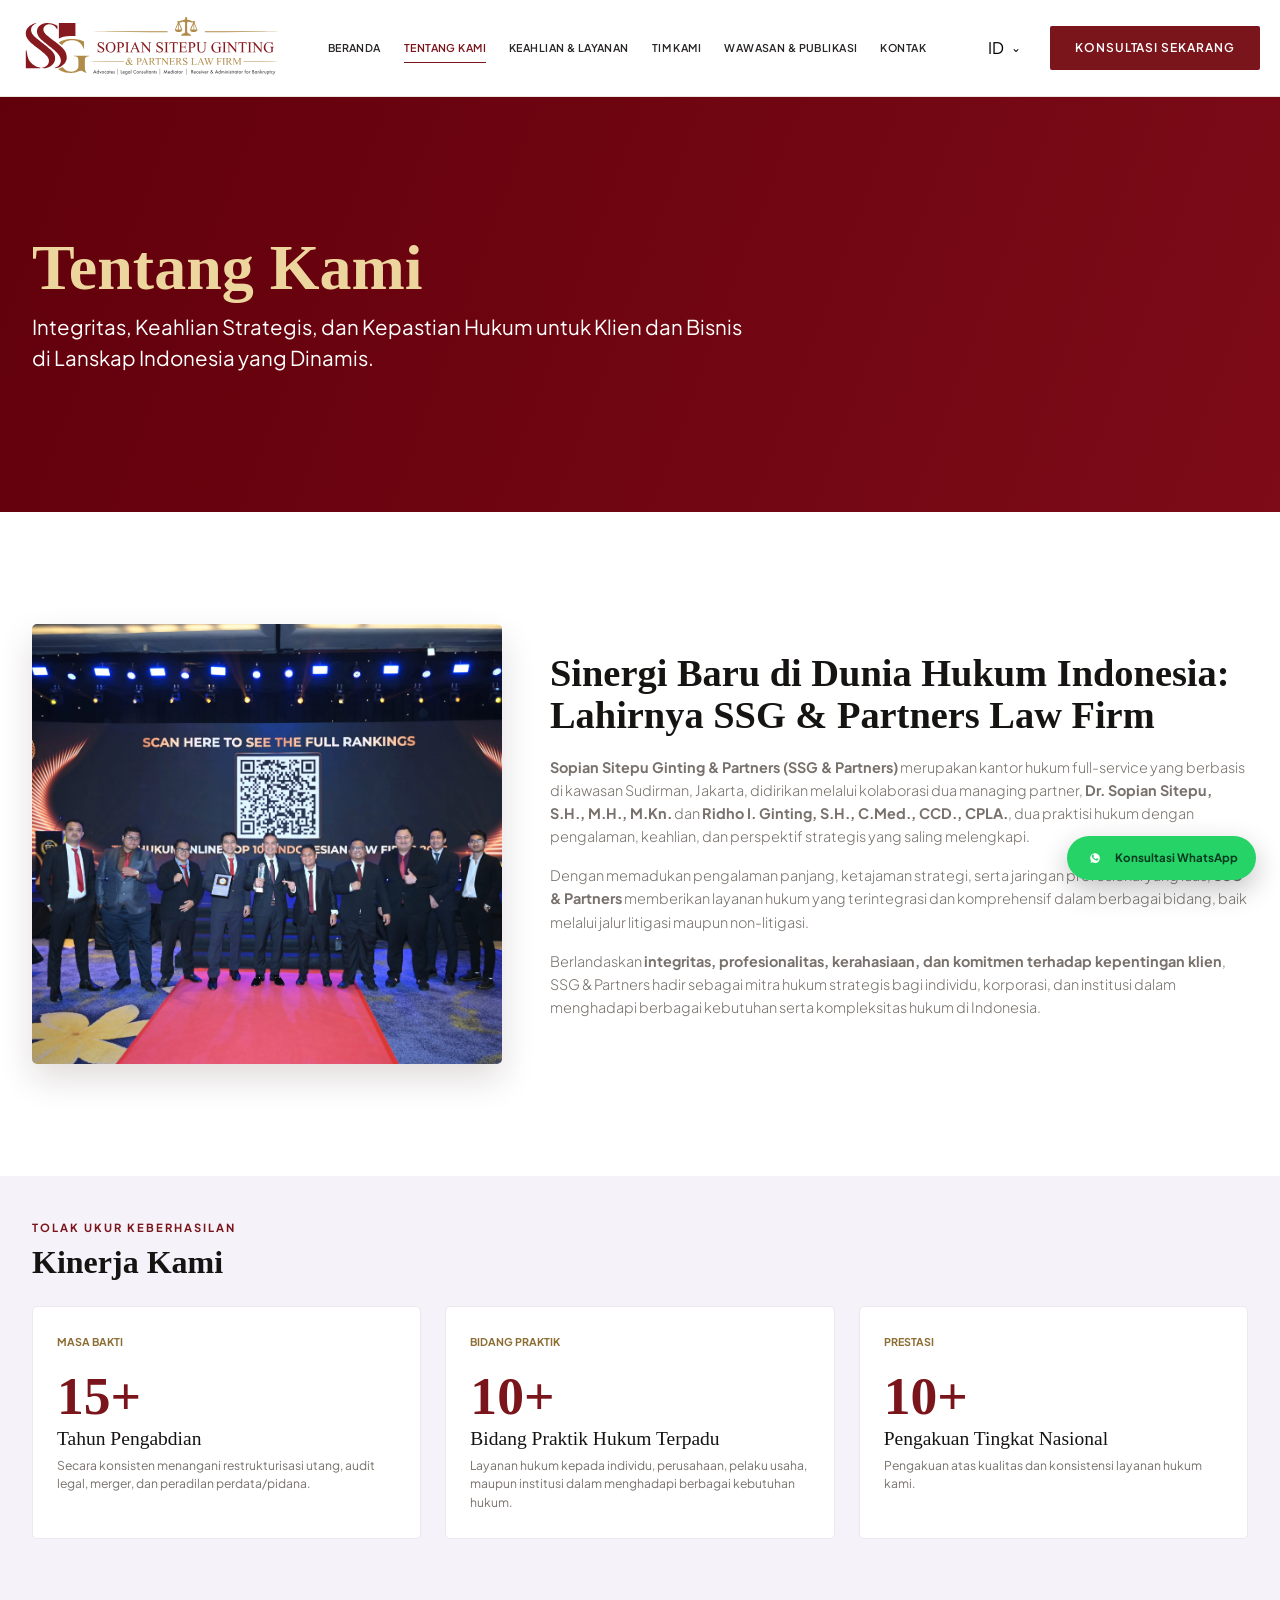
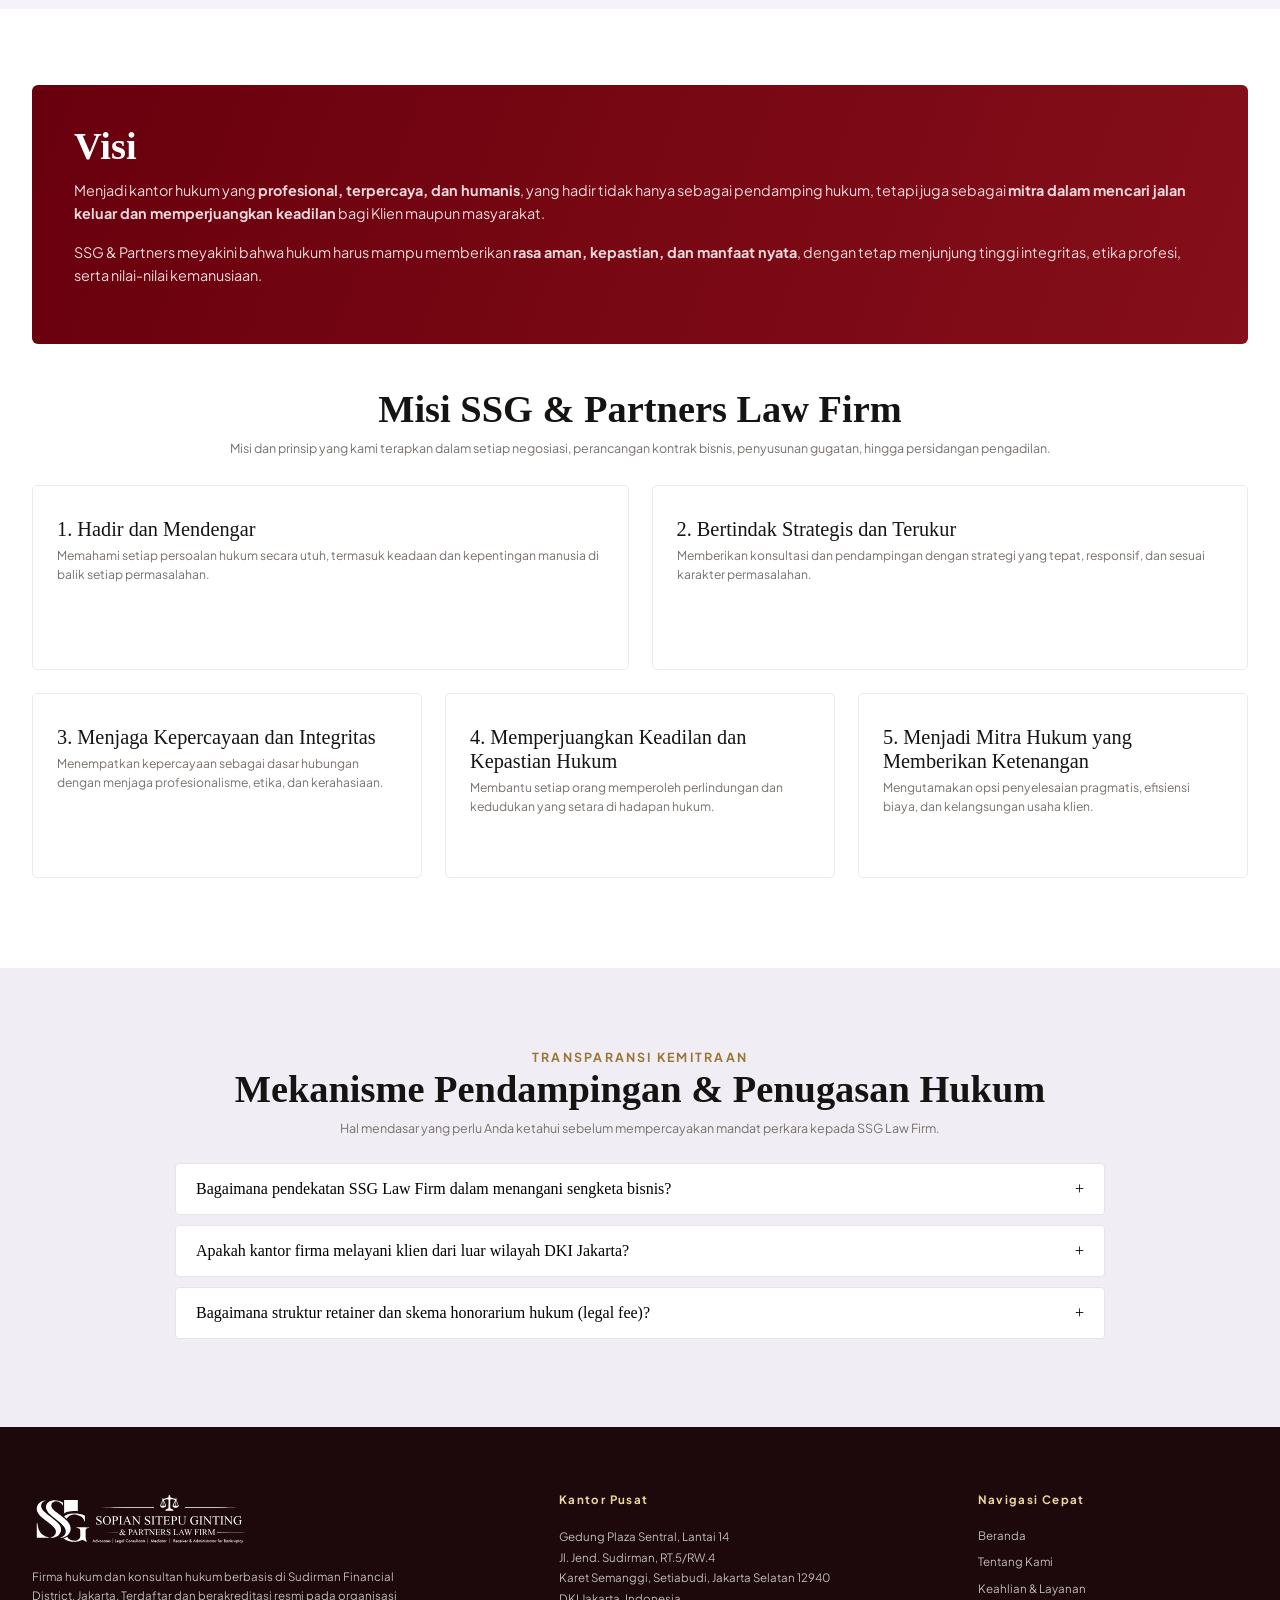
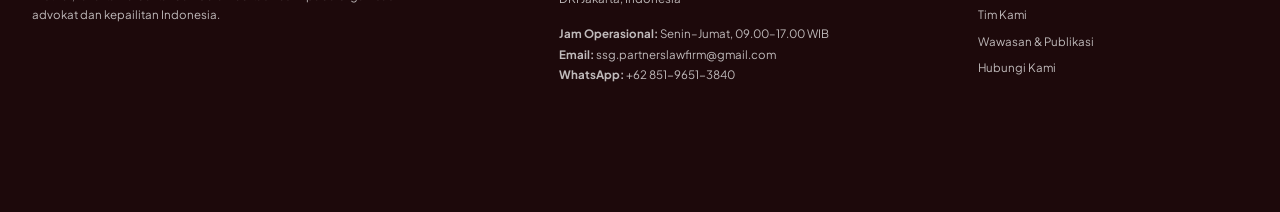
<file: about.html>
<!doctype html>
<html lang="id">
  <head>
    <meta charset="utf-8">
    <meta name="viewport" content="width=device-width,initial-scale=1">
    <meta name="description" content="Tentang SSG & Partners Law Firm.">
    <title>Tentang Kami | SSG & Partners</title>

    <link rel="preconnect" href="https://fonts.googleapis.com">
    <link rel="preconnect" href="https://fonts.gstatic.com" crossorigin>
    <link href="https://fonts.googleapis.com/css2?family=Plus+Jakarta+Sans:wght@300;400;500;600;700&display=swap" rel="stylesheet">

    <style>
      :root {
        --burgundy: #7a151b;
        --burgundy-dark: #1d090b;
        --gold-light: #edd59e;
        --red: #7a151b;
        --deep: #290407;
        --gold: #c59d48;
        --gold2: #edd59e;
        --ink: #161413;
        --muted: #57534e;
        --paper: #faf9f6;
        --cream: #f4f2ec;
        --line: #e8e5dd;
        --white: #fff;
        --shadow: 0 14px 36px rgba(41, 4, 7, 0.16);
        --container: 1216px;
        --header-height: 97px;
        --sans: "Plus Jakarta Sans", Arial, sans-serif;
        --serif: "Times New Roman", Times, serif;
      }

      * { box-sizing: border-box; }
      html { scroll-behavior: smooth; }
      body {
        margin: 0;
        background: var(--paper);
        color: var(--ink);
        font-family: var(--sans);
        line-height: 1.6;
        overflow-x: hidden;
      }
      body.menu-open { overflow: hidden; }

      a { color: inherit; text-decoration: none; }
      img { display: block; max-width: 100%; }
      button, a { font: inherit; }

      .container {
        width: min(var(--container), calc(100% - 64px));
        margin: 0 auto;
      }

      .eyebrow {
        margin: 0 0 8px;
        color: var(--red);
        font-size: 0.7rem;
        font-weight: 700;
        letter-spacing: 0.18em;
        text-transform: uppercase;
      }

      .title {
        margin: 0;
        font: 700 clamp(2rem, 3vw, 2.5rem) / 1.12 var(--serif);
      }

      .button {
        display: inline-flex;
        align-items: center;
        justify-content: center;
        min-height: 44px;
        gap: 10px;
        padding: 12px 24px;
        border: 1px solid transparent;
        border-radius: 2px;
        background: var(--burgundy);
        color: var(--white);
        font-size: 0.75rem;
        font-weight: 600;
        letter-spacing: 0.08em;
        line-height: 1.2;
        text-transform: uppercase;
        cursor: pointer;
        transition: background 0.2s ease, color 0.2s ease, border-color 0.2s ease, transform 0.2s ease;
      }
      .button:hover {
        background: #5f0f14;
        transform: translateY(-2px);
      }
      .is-disabled {
        cursor: default;
        opacity: 0.66;
      }

      .site-header {
        position: sticky;
        top: 0;
        z-index: 100;
        height: var(--header-height);
        border-bottom: 1px solid rgba(232, 229, 221, 0.9);
        background: rgba(255, 255, 255, 0.97);
        transition: transform 0.2s ease, opacity 0.2s ease, box-shadow 0.2s ease;
      }
      .site-header.is-hidden { transform: translateY(-110%); opacity: 0; }
      .site-header.is-visible { transform: translateY(0); opacity: 1; }
      .site-header.is-idle { transform: translateY(-110%); opacity: 0; }

      .header-inner {
        width: min(1240px, calc(100% - 40px));
        height: 100%;
        margin-inline: auto;
        display: flex;
        align-items: center;
        gap: 18px;
      }

      .brand {
        flex: 0 0 260px;
        display: inline-flex;
        align-items: center;
      }
      .brand img {
        width: 380px;
        height: 92px;
        object-fit: contain;
        object-position: left center;
        background: transparent;
      }

      .desktop-nav {
        flex: 1;
        display: flex;
        align-items: center;
        justify-content: center;
        gap: clamp(14px, 1.8vw, 28px);
      }
      .desktop-nav a {
        position: relative;
        padding: 8px 0;
        color: #292524;
        font-size: 0.67rem;
        font-weight: 600;
        letter-spacing: 0.04em;
        text-transform: uppercase;
        white-space: nowrap;
      }
      .desktop-nav a::after {
        content: "";
        position: absolute;
        left: 0;
        right: 100%;
        bottom: 2px;
        height: 1px;
        background: var(--burgundy);
        transition: right 0.2s ease;
      }
      .desktop-nav a:hover::after,
      .desktop-nav a[aria-current="page"]::after {
        right: 0;
      }
      .desktop-nav a[aria-current="page"] { color: var(--burgundy); }

      .header-actions {
        display: flex;
        align-items: center;
        gap: 14px;
      }
      .header-cta { min-width: 206px; }

      .language { position: relative; }
      .language-toggle {
        min-width: 62px;
        height: 40px;
        display: flex;
        align-items: center;
        justify-content: center;
        gap: 7px;
        padding: 0 10px;
        border: 0;
        background: transparent;
        cursor: pointer;
      }
      .language-chevron {
        font-size: 0.75rem;
        transition: transform 0.2s ease;
      }
      .language-toggle[aria-expanded="true"] .language-chevron { transform: rotate(180deg); }

      .language-menu {
        position: absolute;
        top: calc(100% + 12px);
        right: 0;
        width: 190px;
        margin: 0;
        padding: 6px;
        border: 1px solid var(--line);
        background: var(--white);
        box-shadow: var(--shadow);
        list-style: none;
      }
      .language-menu[hidden] { display: none; }
      .language-option {
        width: 100%;
        padding: 11px 12px;
        border: 0;
        background: transparent;
        text-align: left;
        font-size: 0.78rem;
        cursor: pointer;
      }
      .language-option:hover,
      .language-option[aria-checked="true"] {
        background: var(--cream);
        color: var(--burgundy);
      }

      .menu-toggle {
        width: 44px;
        height: 44px;
        display: none;
        padding: 0;
        border: 1px solid var(--line);
        background: var(--white);
        cursor: pointer;
      }
      .menu-toggle span {
        width: 19px;
        height: 1px;
        display: block;
        margin: 5px auto;
        background: var(--ink);
        transition: 0.2s;
      }
      .menu-toggle[aria-expanded="true"] span:first-child { transform: translateY(3px) rotate(45deg); }
      .menu-toggle[aria-expanded="true"] span:last-child { transform: translateY(-3px) rotate(-45deg); }

      .hero {
        min-height: 415px;
        display: flex;
        align-items: center;
        background: linear-gradient(110deg, #61000b, #7d0b18);
        color: var(--white);
      }
      .hero h1 {
        margin: 0 0 12px;
        color: var(--gold2);
        font: 700 clamp(2.8rem, 5vw, 4.2rem) / 1 var(--serif);
      }
      .hero p {
        max-width: 720px;
        margin: 0;
        font-size: clamp(1rem, 1.6vw, 1.35rem);
        line-height: 1.5;
      }

      .story {
        padding: 112px 0;
        background: var(--white);
      }
      .story-grid {
        display: grid;
        grid-template-columns: minmax(290px, 470px) 1fr;
        gap: 48px;
        align-items: center;
      }
      .story-photo {
        height: 440px;
        overflow: hidden;
        border-radius: 5px;
        box-shadow: 0 15px 35px rgba(41, 4, 7, 0.14);
      }
      .story-photo img {
        width: 100%;
        height: 100%;
        object-fit: cover;
      }
      .story h2 {
        margin: 0 0 20px;
        font: 700 clamp(2rem, 3vw, 3rem) / 1.08 var(--serif);
      }
      .story p {
        margin: 0 0 16px;
        color: var(--muted);
        font-size: 0.9rem;
        font-weight: 300;
      }

      .performance {
        padding: 43px 0 70px;
        background: #f5f2f9;
      }
      .performance-head { margin-bottom: 25px; }
      .performance .title { font-size: 2rem; }
      .stats {
        display: grid;
        grid-template-columns: repeat(3, 1fr);
        gap: 24px;
      }
      .stat {
        padding: 26px 24px;
        min-height: 225px;
        background: var(--white);
        border: 1px solid #ebe7ee;
        border-radius: 5px;
      }
      .stat-top {
        display: flex;
        justify-content: space-between;
        color: #8c6e34;
        font-size: 0.67rem;
        font-weight: 700;
        text-transform: uppercase;
      }
      .number {
        display: block;
        margin-top: 22px;
        color: var(--red);
        font: 700 3.35rem / 0.9 var(--serif);
      }
      .stat h3,
      .value h3 {
        margin: 7px 0 5px;
        font: 400 1.22rem / 1.2 var(--serif);
      }
      .stat p,
      .value p {
        margin: 0;
        color: var(--muted);
        font-size: 0.76rem;
        line-height: 1.55;
      }

      .vision-mission {
        padding: 76px 0 90px;
        background: var(--white);
      }
      .vision {
        padding: 42px;
        border-radius: 6px;
        background: linear-gradient(110deg, #69000d, #850f1a);
        color: var(--white);
      }
      .vision h2 {
        margin: 0 0 14px;
        font: 700 2.4rem / 1 var(--serif);
      }
      .vision p {
        margin: 0 0 15px;
        color: rgba(255, 255, 255, 0.85);
        font-size: 0.9rem;
      }
      .mission-head {
        margin: 44px auto 26px;
        text-align: center;
      }
      .mission-head p,
      .faq-head p {
        margin: 8px 0 0;
        color: #78716c;
        font-size: 0.78rem;
      }
      .values {
        display: grid;
        grid-template-columns: repeat(6, 1fr);
        gap: 23px;
      }
      .value {
        grid-column: span 3;
        padding: 24px;
        min-height: 185px;
        border: 1px solid #ece8ef;
        border-radius: 5px;
      }
      .value:nth-child(n + 3) { grid-column: span 2; }
      .value h3 { font-size: 1.27rem; }

      .faq {
        padding: 72px 0 88px;
        background: #f0edf4;
      }
      .faq-wrap {
        max-width: 930px;
        margin: auto;
      }
      .faq-head {
        text-align: center;
        margin-bottom: 24px;
      }
      .faq-head .eyebrow { color: #9b7838; }
      .faq-item {
        margin-top: 10px;
        background: var(--white);
        border: 1px solid #e8e3eb;
        border-radius: 4px;
      }
      .question {
        width: 100%;
        display: flex;
        justify-content: space-between;
        gap: 15px;
        padding: 16px 20px;
        border: 0;
        background: none;
        font: 400 1rem var(--serif);
        text-align: left;
        cursor: pointer;
      }
      .answer {
        display: none;
        padding: 0 20px 18px;
        color: var(--muted);
        font-size: 0.82rem;
      }
      .faq-item.open .answer { display: block; }
      .faq-item.open .plus { transform: rotate(45deg); }

      .site-footer {
        padding: 64px 0 30px;
        background: var(--burgundy-dark);
        color: rgba(255, 255, 255, 0.72);
      }
      .footer-grid {
        display: grid;
        grid-template-columns: 1.35fr 1.05fr 0.75fr;
        gap: 40px;
        padding-bottom: 48px;
      }
      .footer-brand img {
        width: 221px;
        height: 60px;
        padding: 0;
        background: transparent;
        object-fit: contain;
        object-position: left center;
        filter: none;
        opacity: 1;
      }
      .footer-brand p {
        max-width: 385px;
        margin: 16px 0 0;
        font-size: 0.72rem;
        line-height: 1.65;
      }
      .footer-heading {
        margin: 0 0 18px;
        color: var(--gold-light);
        font-size: 0.72rem;
        font-weight: 700;
        letter-spacing: 0.12em;
      }
      .footer-address,
      .footer-contact {
        margin: 0;
        font-size: 0.72rem;
        line-height: 1.8;
      }
      .footer-contact { margin-top: 14px; }
      .footer-contact a:hover,
      .footer-nav a:hover { color: var(--gold-light); }
      .footer-nav {
        display: grid;
        gap: 8px;
        font-size: 0.72rem;
        line-height: 1.6;
      }
      .footer-bottom {
        min-height: 48px;
        margin-top: 0;
        padding-top: 28px;
        border-top: 1px solid rgba(255, 255, 255, 0.12);
        display: flex;
        align-items: center;
        justify-content: space-between;
        gap: 24px;
        font-size: 0.68rem;
      }
      .footer-legal { display: flex; gap: 20px; }

      .floating-whatsapp {
        position: fixed;
        z-index: 120;
        right: 24px;
        bottom: 20px;
        min-height: 44px;
        display: inline-flex;
        align-items: center;
        gap: 10px;
        padding: 0 18px;
        border-radius: 999px;
        background: #25d366;
        color: #073b21;
        box-shadow: 0 10px 28px rgba(0, 0, 0, 0.24);
        font-size: 0.72rem;
        font-weight: 700;
        transition: transform 0.2s ease, background 0.2s ease;
      }
      .floating-whatsapp:hover {
        transform: translateY(-3px);
        background: #36e579;
      }
      .floating-whatsapp img {
        width: 20px;
        height: 20px;
        object-fit: contain;
      }

      @media (max-width: 1120px) {
        .desktop-nav { gap: 12px; }
        .desktop-nav a { font-size: 0.6rem; }
        .header-cta { min-width: 176px; padding-inline: 14px; }
      }

      @media (max-width: 960px) {
        :root { --header-height: 80px; }
        .container { width: min(100% - 40px, var(--container)); }
        .header-inner { width: min(100% - 28px, 1240px); }
        .brand { flex-basis: 176px; }
        .brand img { width: 176px; }
        .desktop-nav {
          position: fixed;
          z-index: 98;
          inset: var(--header-height) 0 0 0;
          display: none;
          align-items: stretch;
          justify-content: flex-start;
          flex-direction: column;
          gap: 0;
          padding: 28px 24px 100px;
          background: var(--white);
          overflow-y: auto;
        }
        .desktop-nav.open { display: flex; }
        .desktop-nav a {
          padding: 17px 0;
          border-bottom: 1px solid var(--line);
          font-family: var(--serif);
          font-size: 1.45rem;
          font-weight: 400;
          letter-spacing: 0;
          text-transform: none;
        }
        .desktop-nav a::after { display: none; }
        .header-actions { margin-left: auto; }
        .header-cta { display: none; }
        .menu-toggle { display: block; }
        .footer-grid { grid-template-columns: 1.2fr 1fr; }
        .footer-nav-column { grid-column: 1 / -1; }
        .footer-nav { grid-template-columns: repeat(3, 1fr); }
      }

      @media (max-width: 680px) {
        .container { width: min(100% - 32px, var(--container)); }
        .brand { flex-basis: 150px; }
        .brand img { width: 150px; height: 48px; }
        .header-actions { gap: 4px; }
        .language-toggle { min-width: 48px; padding-inline: 6px; }
        .language-code { display: none; }
        .language-menu {
          position: fixed;
          top: calc(var(--header-height) - 2px);
          right: 16px;
        }
        .story-grid,
        .footer-grid { grid-template-columns: 1fr; }
        .stats { grid-template-columns: 1fr; }
        .values { grid-template-columns: 1fr 1fr; }
        .value,
        .value:nth-child(n + 3) { grid-column: auto; }
        .footer-nav-column { grid-column: auto; }
        .footer-nav { grid-template-columns: repeat(2, 1fr); }
        .footer-bottom {
          align-items: flex-start;
          flex-direction: column;
          padding-bottom: 56px;
        }
        .footer-legal { flex-wrap: wrap; }
        .floating-whatsapp {
          right: 16px;
          bottom: 16px;
          width: 48px;
          min-height: 48px;
          justify-content: center;
          padding: 0;
        }
        .floating-whatsapp span { position: absolute; width: 1px; height: 1px; overflow: hidden; clip: rect(0 0 0 0); }
      }

      @media (max-width: 560px) {
        .hero { min-height: 330px; }
        .hero h1 { font-size: 2.75rem; }
        .story { padding: 65px 0; }
        .story-grid { gap: 30px; }
        .story-photo { height: 300px; }
        .vision-mission { padding: 55px 0; }
        .vision { padding: 29px 23px; }
        .values { grid-template-columns: 1fr; }
      }

      @media (max-width: 350px) {
        .header-inner { width: calc(100% - 20px); gap: 6px; }
        .brand { flex-basis: 132px; }
        .brand img { width: 132px; }
        .menu-toggle { width: 40px; height: 40px; }
        .footer-nav { grid-template-columns: 1fr; }
      }

      @media (prefers-reduced-motion: reduce) {
        html { scroll-behavior: auto; }
      }
    </style>
    <link rel="stylesheet" href="assets/site-shell.css">
  </head>

  <body
    data-page="about"
    data-title-id="Tentang Kami | SSG & Partners"
    data-title-en="About Us | SSG & Partners"
    data-description-id="Tentang SSG & Partners Law Firm."
    data-description-en="Learn about SSG & Partners Law Firm, our experience, values, vision, and commitment to professional legal service."
  >
    <header class="site-header">
      <div class="header-inner">
        <a class="brand" href="index.html" aria-label="Beranda SSG & Partners">
          <img src="images/ssg-logo.svg" alt="SSG and Partners Law Firm logo in burgundy and gold with the firm name displayed prominently">
        </a>

        <nav class="desktop-nav" id="main-navigation" aria-label="Navigasi utama">
          <a href="index.html" data-i18n data-id="Beranda" data-en="Home">Beranda</a>
          <a href="about.html" aria-current="page" data-i18n data-id="Tentang Kami" data-en="About Us">Tentang Kami</a>
          <a href="services.html" data-i18n data-id="Keahlian & Layanan" data-en="Expertise & Services">Keahlian & Layanan</a>
          <a href="team.html" data-i18n data-id="Tim Kami" data-en="Our Team">Tim Kami</a>
          <a href="insights.html" data-i18n data-id="Wawasan & Publikasi" data-en="Insights & Publications">Wawasan & Publikasi</a>
          <a href="contact.html" data-i18n data-id="Kontak" data-en="Contact">Kontak</a>
        </nav>

        <div class="header-actions">
          <div class="language">
            <button class="language-toggle" id="language-toggle" type="button" aria-expanded="false" aria-controls="language-menu" aria-label="Pilih bahasa">
              <span class="language-code" id="language-code">ID</span>
              <span class="language-chevron" aria-hidden="true">⌄</span>
            </button>
            <ul class="language-menu" id="language-menu" role="menu" hidden>
              <li><button class="language-option" type="button" role="menuitemradio" aria-checked="true" data-language="id">Bahasa Indonesia</button></li>
              <li><button class="language-option" type="button" role="menuitemradio" aria-checked="false" data-language="en">English</button></li>
            </ul>
          </div>

          <a class="button header-cta" href="https://wa.me/6285196513840" target="_blank" rel="noopener noreferrer" data-i18n data-id="Konsultasi Sekarang" data-en="Consult Now">Konsultasi Sekarang</a>

          <button class="menu-toggle" id="menu-toggle" type="button" aria-expanded="false" aria-controls="main-navigation" aria-label="Buka menu">
            <span></span>
            <span></span>
          </button>
        </div>
      </div>
    </header>

    <main>
      <section class="hero">
        <div class="container">
          <h1 data-i18n data-id="Tentang Kami" data-en="About Us">Tentang Kami</h1>
          <p data-i18n data-id="Integritas, Keahlian Strategis, dan Kepastian Hukum untuk Klien dan Bisnis di Lanskap Indonesia yang Dinamis." data-en="Integrity, strategic expertise, and legal certainty for clients and businesses in Indonesia's dynamic landscape.">Integritas, Keahlian Strategis, dan Kepastian Hukum untuk Klien dan Bisnis di Lanskap Indonesia yang Dinamis.</p>
        </div>
      </section>

      <section class="story">
        <div class="container story-grid">
          <div class="story-photo">
            <img src="images/foto-bersama.webp" alt="Tim SSG berdiskusi di ruang rapat" data-alt-id="Tim SSG berdiskusi di ruang rapat" data-alt-en="The SSG team in a discussion at the conference table" width="700" height="700">
          </div>
          <div>
            <h2 data-i18n data-id="Sinergi Baru di Dunia Hukum Indonesia: Lahirnya SSG & Partners Law Firm" data-en="A New Synergy in Indonesia's Legal Landscape: The Formation of SSG & Partners Law Firm">Sinergi Baru di Dunia Hukum Indonesia: Lahirnya SSG & Partners Law Firm</h2>
            <p><strong>Sopian Sitepu Ginting & Partners (SSG & Partners)</strong><span data-i18n data-id=" merupakan kantor hukum full-service yang berbasis di kawasan Sudirman, Jakarta, didirikan melalui kolaborasi dua managing partner, " data-en=" is a full-service law firm based in Sudirman, Jakarta, established through the collaboration of two managing partners, "> merupakan kantor hukum full-service yang berbasis di kawasan Sudirman, Jakarta, didirikan melalui kolaborasi dua managing partner, </span><strong>Dr. Sopian Sitepu, S.H., M.H., M.Kn.</strong><span data-i18n data-id=" dan " data-en=" and "> dan </span><strong>Ridho I. Ginting, S.H., C.Med., CCD., CPLA.</strong><span data-i18n data-id=", dua praktisi hukum dengan pengalaman, keahlian, dan perspektif strategis yang saling melengkapi." data-en=", two legal practitioners whose experience, expertise, and strategic perspectives complement one another.">, dua praktisi hukum dengan pengalaman, keahlian, dan perspektif strategis yang saling melengkapi.</span>
            </p>

            <p><span data-i18n data-id="Dengan memadukan pengalaman panjang, ketajaman strategi, serta jaringan profesional yang luas, " data-en="By combining extensive experience, strategic insight, and a broad professional network, ">Dengan memadukan pengalaman panjang, ketajaman strategi, serta jaringan profesional yang luas, </span><strong>SSG & Partners</strong><span data-i18n data-id=" memberikan layanan hukum yang terintegrasi dan komprehensif dalam berbagai bidang, baik melalui jalur litigasi maupun non-litigasi." data-en=" provides integrated and comprehensive legal services across a wide range of practice areas, through both litigation and non-litigation channels."> memberikan layanan hukum yang terintegrasi dan komprehensif dalam berbagai bidang, baik melalui jalur litigasi maupun non-litigasi.</span>
            </p>

            <p>
                <span data-i18n data-id="Berlandaskan " data-en="Guided by ">Berlandaskan </span><strong data-i18n data-id="integritas, profesionalitas, kerahasiaan, dan komitmen terhadap kepentingan klien" data-en="integrity, professionalism, confidentiality, and a commitment to our clients' interests">integritas, profesionalitas, kerahasiaan, dan komitmen terhadap kepentingan klien</strong><span data-i18n data-id=", SSG & Partners hadir sebagai mitra hukum strategis bagi individu, korporasi, dan institusi dalam menghadapi berbagai kebutuhan serta kompleksitas hukum di Indonesia." data-en=", SSG & Partners serves as a strategic legal partner to individuals, corporations, and institutions navigating Indonesia's diverse and complex legal landscape.">, SSG & Partners hadir sebagai mitra hukum strategis bagi individu, korporasi, dan institusi dalam menghadapi berbagai kebutuhan serta kompleksitas hukum di Indonesia.</span>
            </p>
          </div>
        </div>
      </section>

      <section class="performance">
        <div class="container">
          <div class="performance-head">
            <p class="eyebrow" data-i18n data-id="Tolak Ukur Keberhasilan" data-en="Measures of Success">Tolak Ukur Keberhasilan</p>
            <h2 class="title" data-i18n data-id="Kinerja Kami" data-en="Our Performance">Kinerja Kami</h2>
          </div>

          <div class="stats">
            <article class="stat">
              <div class="stat-top"><span data-i18n data-id="Masa Bakti" data-en="Years in Practice">Masa Bakti</span></div>
              <span class="number">15+</span>
              <h3 data-i18n data-id="Tahun Pengabdian" data-en="Years of Service">Tahun Pengabdian</h3>
              <p data-i18n data-id="Secara konsisten menangani restrukturisasi utang, audit legal, merger, dan peradilan perdata/pidana." data-en="Consistent experience in debt restructuring, legal audits, mergers, and civil and criminal proceedings.">Secara konsisten menangani restrukturisasi utang, audit legal, merger, dan peradilan perdata/pidana.</p>
            </article>

            <article class="stat">
              <div class="stat-top"><span data-i18n data-id="Bidang Praktik" data-en="Practice Areas">Bidang Praktik</span></div>
              <span class="number">10+</span>
              <h3 data-i18n data-id="Bidang Praktik Hukum Terpadu" data-en="Integrated Legal Practice Areas">Bidang Praktik Hukum Terpadu</h3>
              <p data-i18n data-id="Layanan hukum kepada individu, perusahaan, pelaku usaha, maupun institusi dalam menghadapi berbagai kebutuhan hukum." data-en="Legal services for individuals, companies, business operators, and institutions addressing a broad range of legal requirements.">Layanan hukum kepada individu, perusahaan, pelaku usaha, maupun institusi dalam menghadapi berbagai kebutuhan hukum.</p>
            </article>

            <article class="stat">
              <div class="stat-top"><span data-i18n data-id="Prestasi" data-en="Recognition">Prestasi</span></div>
              <span class="number">10+</span>
              <h3 data-i18n data-id="Pengakuan Tingkat Nasional" data-en="National Recognition">Pengakuan Tingkat Nasional</h3>
              <p data-i18n data-id="Pengakuan atas kualitas dan konsistensi layanan hukum kami." data-en="Recognition of the quality and consistency of our legal services.">Pengakuan atas kualitas dan konsistensi layanan hukum kami.</p>
            </article>
          </div>
        </div>
      </section>

      <section class="vision-mission">
        <div class="container">
          <div class="vision">
            <h2 data-i18n data-id="Visi" data-en="Vision">Visi</h2>
            <p><span data-i18n data-id="Menjadi kantor hukum yang " data-en="To become a ">Menjadi kantor hukum yang </span><strong data-i18n data-id="profesional, terpercaya, dan humanis" data-en="professional, trusted, and human-centred law firm">profesional, terpercaya, dan humanis</strong><span data-i18n data-id=", yang hadir tidak hanya sebagai pendamping hukum, tetapi juga sebagai " data-en=" that serves not only as legal counsel, but also as a ">, yang hadir tidak hanya sebagai pendamping hukum, tetapi juga sebagai </span><strong data-i18n data-id="mitra dalam mencari jalan keluar dan memperjuangkan keadilan" data-en="partner in pursuing solutions and upholding justice">mitra dalam mencari jalan keluar dan memperjuangkan keadilan</strong><span data-i18n data-id=" bagi Klien maupun masyarakat." data-en=" for our clients and the wider community."> bagi Klien maupun masyarakat.</span></p>
            <p><span data-i18n data-id="SSG & Partners meyakini bahwa hukum harus mampu memberikan " data-en="SSG & Partners believes that the law must provide ">SSG & Partners meyakini bahwa hukum harus mampu memberikan </span><strong data-i18n data-id="rasa aman, kepastian, dan manfaat nyata" data-en="security, certainty, and tangible value">rasa aman, kepastian, dan manfaat nyata</strong><span data-i18n data-id=", dengan tetap menjunjung tinggi integritas, etika profesi, serta nilai-nilai kemanusiaan." data-en=", while upholding integrity, professional ethics, and fundamental human values.">, dengan tetap menjunjung tinggi integritas, etika profesi, serta nilai-nilai kemanusiaan.</span></p>
          </div>

          <div class="mission-head">
            <h2 class="title" data-i18n data-id="Misi SSG & Partners Law Firm" data-en="The Mission of SSG & Partners Law Firm">Misi SSG & Partners Law Firm</h2>
            <p data-i18n data-id="Misi dan prinsip yang kami terapkan dalam setiap negosiasi, perancangan kontrak bisnis, penyusunan gugatan, hingga persidangan pengadilan." data-en="The mission and principles that guide every negotiation, commercial contract, statement of claim, and court proceeding we undertake.">Misi dan prinsip yang kami terapkan dalam setiap negosiasi, perancangan kontrak bisnis, penyusunan gugatan, hingga persidangan pengadilan.</p>
          </div>

          <div class="values">
            <article class="value">
              <h3 data-i18n data-id="1. Hadir dan Mendengar" data-en="1. Being Present and Listening">1. Hadir dan Mendengar</h3>
              <p data-i18n data-id="Memahami setiap persoalan hukum secara utuh, termasuk keadaan dan kepentingan manusia di balik setiap permasalahan." data-en="Understanding each legal matter in its entirety, including the circumstances and human interests underlying every issue.">Memahami setiap persoalan hukum secara utuh, termasuk keadaan dan kepentingan manusia di balik setiap permasalahan.</p>
            </article>

            <article class="value">
              <h3 data-i18n data-id="2. Bertindak Strategis dan Terukur" data-en="2. Acting Strategically and Deliberately">2. Bertindak Strategis dan Terukur</h3>
              <p data-i18n data-id="Memberikan konsultasi dan pendampingan dengan strategi yang tepat, responsif, dan sesuai karakter permasalahan." data-en="Providing advice and representation through appropriate, responsive strategies tailored to the nature of each matter.">Memberikan konsultasi dan pendampingan dengan strategi yang tepat, responsif, dan sesuai karakter permasalahan.</p>
            </article>

            <article class="value">
              <h3 data-i18n data-id="3. Menjaga Kepercayaan dan Integritas" data-en="3. Preserving Trust and Integrity">3. Menjaga Kepercayaan dan Integritas</h3>
              <p data-i18n data-id="Menempatkan kepercayaan sebagai dasar hubungan dengan menjaga profesionalisme, etika, dan kerahasiaan." data-en="Placing trust at the foundation of every relationship by maintaining professionalism, ethical conduct, and confidentiality.">Menempatkan kepercayaan sebagai dasar hubungan dengan menjaga profesionalisme, etika, dan kerahasiaan.</p>
            </article>

            <article class="value">
              <h3 data-i18n data-id="4. Memperjuangkan Keadilan dan Kepastian Hukum" data-en="4. Advancing Justice and Legal Certainty">4. Memperjuangkan Keadilan dan Kepastian Hukum</h3>
              <p data-i18n data-id="Membantu setiap orang memperoleh perlindungan dan kedudukan yang setara di hadapan hukum." data-en="Helping every person obtain legal protection and equal standing before the law.">Membantu setiap orang memperoleh perlindungan dan kedudukan yang setara di hadapan hukum.</p>
            </article>

            <article class="value">
              <h3 data-i18n data-id="5. Menjadi Mitra Hukum yang Memberikan Ketenangan" data-en="5. Serving as a Reassuring Legal Partner">5. Menjadi Mitra Hukum yang Memberikan Ketenangan</h3>
              <p data-i18n data-id="Mengutamakan opsi penyelesaian pragmatis, efisiensi biaya, dan kelangsungan usaha klien." data-en="Prioritising pragmatic solutions, cost efficiency, and the continuity of our clients' businesses.">Mengutamakan opsi penyelesaian pragmatis, efisiensi biaya, dan kelangsungan usaha klien.</p>
            </article>
          </div>
        </div>
      </section>

      <section class="faq">
        <div class="container faq-wrap">
          <div class="faq-head">
            <p class="eyebrow" data-i18n data-id="Transparansi Kemitraan" data-en="Engagement Transparency">Transparansi Kemitraan</p>
            <h2 class="title" data-i18n data-id="Mekanisme Pendampingan & Penugasan Hukum" data-en="Legal Engagement and Representation Process">Mekanisme Pendampingan & Penugasan Hukum</h2>
            <p data-i18n data-id="Hal mendasar yang perlu Anda ketahui sebelum mempercayakan mandat perkara kepada SSG Law Firm." data-en="Essential matters to consider before entrusting a legal mandate to SSG & Partners.">Hal mendasar yang perlu Anda ketahui sebelum mempercayakan mandat perkara kepada SSG Law Firm.</p>
          </div>

          <div class="faq-item">
            <button class="question" aria-expanded="false" type="button">
              <span data-i18n data-id="Bagaimana pendekatan SSG Law Firm dalam menangani sengketa bisnis?" data-en="How does SSG & Partners approach business disputes?">Bagaimana pendekatan SSG Law Firm dalam menangani sengketa bisnis?</span>
              <span class="plus">+</span>
            </button>
            <div class="answer" data-i18n data-id="Kami menggabungkan analisis hukum, pemahaman bisnis, dan strategi penyelesaian yang proporsional." data-en="We combine legal analysis, commercial understanding, and a proportionate dispute-resolution strategy.">Kami menggabungkan analisis hukum, pemahaman bisnis, dan strategi penyelesaian yang proporsional.</div>
          </div>

          <div class="faq-item">
            <button class="question" aria-expanded="false" type="button">
              <span data-i18n data-id="Apakah kantor firma melayani klien dari luar wilayah DKI Jakarta?" data-en="Does the firm advise clients outside the Jakarta metropolitan area?">Apakah kantor firma melayani klien dari luar wilayah DKI Jakarta?</span>
              <span class="plus">+</span>
            </button>
            <div class="answer" data-i18n data-id="Ya. Kami melayani klien dari berbagai wilayah Indonesia, termasuk melalui konsultasi jarak jauh." data-en="Yes. We advise clients throughout Indonesia, including through remote consultations.">Ya. Kami melayani klien dari berbagai wilayah Indonesia, termasuk melalui konsultasi jarak jauh.</div>
          </div>

          <div class="faq-item">
            <button class="question" aria-expanded="false" type="button">
              <span data-i18n data-id="Bagaimana struktur retainer dan skema honorarium hukum (legal fee)?" data-en="How are retainers and professional fees structured?">Bagaimana struktur retainer dan skema honorarium hukum (legal fee)?</span>
              <span class="plus">+</span>
            </button>
            <div class="answer" data-i18n data-id="Skema honorarium disusun transparan berdasarkan ruang lingkup, kompleksitas, dan durasi penugasan." data-en="Our professional fee arrangements are set out transparently, based on the scope, complexity, and duration of the engagement.">Skema honorarium disusun transparan berdasarkan ruang lingkup, kompleksitas, dan durasi penugasan.</div>
          </div>
        </div>
      </section>
    </main>

    <footer class="site-footer">
      <div class="container">
        <div class="footer-grid">
          <div class="footer-brand">
            <img src="images/ssg-logo-putih.svg" alt="SSG and Partners Law Firm logo" width="221" height="60">
            <p data-i18n data-id="Firma hukum dan konsultan hukum berbasis di Sudirman Financial District, Jakarta. Terdaftar dan berakreditasi resmi pada organisasi advokat dan kepailitan Indonesia." data-en="A law firm and legal consultancy based in Jakarta's Sudirman Financial District, officially registered and accredited by Indonesia's advocate and insolvency organisations.">Firma hukum dan konsultan hukum berbasis di Sudirman Financial District, Jakarta. Terdaftar dan berakreditasi resmi pada organisasi advokat dan kepailitan Indonesia.</p>
          </div>

          <div>
            <h2 class="footer-heading" data-i18n data-id="Kantor Pusat" data-en="Head Office">Kantor Pusat</h2>
            <p class="footer-address">Menara Sudirman Lantai 18<br>Jl. Jend. Sudirman Kav. 60<br>Kebayoran Baru, Jakarta Selatan 12190<br>DKI Jakarta, Indonesia</p>
            <p class="footer-contact">
              <strong data-i18n data-id="Jam Operasional:" data-en="Office Hours:">Jam Operasional:</strong>
              <span data-i18n data-id="Senin–Jumat, 09.00–17.00 WIB" data-en="Monday–Friday, 09:00–17:00 WIB">Senin–Jumat, 09.00–17.00 WIB</span><br>
              <strong>Email:</strong> <a href="mailto:ssg.partnerslawfirm@gmail.com">ssg.partnerslawfirm@gmail.com</a><br>
              <strong>WhatsApp:</strong> <a href="https://wa.me/6285196513840" target="_blank" rel="noopener noreferrer">+62 851-9651-3840</a>
            </p>
          </div>

          <div class="footer-nav-column">
            <h2 class="footer-heading" data-i18n data-id="Navigasi Cepat" data-en="Quick Navigation">Navigasi Cepat</h2>
            <nav class="footer-nav" aria-label="Navigasi footer">
              <a href="index.html" data-i18n data-id="Beranda" data-en="Home">Beranda</a>
              <a href="about.html" data-i18n data-id="Tentang SSG" data-en="About SSG">Tentang SSG</a>
              <a href="index.html#services" data-i18n data-id="Keahlian & Layanan" data-en="Expertise & Services">Keahlian & Layanan</a>
              <a href="index.html#team" data-i18n data-id="Tim Advokat" data-en="Legal Team">Tim Advokat</a>
              <a href="insights.html" data-i18n data-id="Publikasi & Wawasan" data-en="Publications & Insights">Publikasi & Wawasan</a>
              <a href="contact.html" data-i18n data-id="Hubungi Kami" data-en="Contact Us">Hubungi Kami</a>
            </nav>
          </div>
        </div>

        <div class="footer-bottom">
          <span>© <span id="current-year"></span> SSG & Partners Law Firm. <span data-i18n data-id="Hak cipta dilindungi." data-en="All rights reserved.">Hak cipta dilindungi.</span></span>
          <div class="footer-legal">
            <a class="is-disabled" href="#" aria-disabled="true" data-disabled-link data-i18n data-id="Kebijakan Privasi" data-en="Privacy Policy">Kebijakan Privasi</a>
            <a class="is-disabled" href="#" aria-disabled="true" data-disabled-link data-i18n data-id="Disclaimer Hukum" data-en="Legal Disclaimer">Disclaimer Hukum</a>
          </div>
          <span>People • Solution • Trust</span>
        </div>
      </div>
    </footer>

    <a class="floating-whatsapp" href="https://wa.me/6285196513840" target="_blank" rel="noopener noreferrer" aria-label="Konsultasi melalui WhatsApp">
      <img src="images/icon-whatsapp.svg" alt="" width="20" height="20">
      <span data-i18n data-id="Konsultasi WhatsApp" data-en="WhatsApp Consultation">Konsultasi WhatsApp</span>
    </a>

    <script src="assets/use-site-shell.js"></script>
    <script src="assets/site-shell.js?v=20260922-en"></script>
    <script>
      const languageToggle = document.getElementById('language-toggle');
      const languageMenu = document.getElementById('language-menu');
      const languageCode = document.getElementById('language-code');
      const languageOptions = [...document.querySelectorAll('[data-language]')];
      const menuToggle = document.getElementById('menu-toggle');
      const mainNavigation = document.getElementById('main-navigation');

      function closeLanguageMenu(returnFocus = false) {
        languageMenu.hidden = true;
        languageToggle.setAttribute('aria-expanded', 'false');
        if (returnFocus) languageToggle.focus();
      }

      function setLanguage(language) {
        const selected = language === 'en' ? 'en' : 'id';
        document.documentElement.lang = selected;

        const title = document.body.dataset[selected === 'en' ? 'titleEn' : 'titleId'];
        const description = document.body.dataset[selected === 'en' ? 'descriptionEn' : 'descriptionId'];
        if (title) document.title = title;
        if (description) document.querySelector('meta[name="description"]')?.setAttribute('content', description);

        document.querySelectorAll('[data-i18n]').forEach((element) => {
          if (element.dataset[selected] !== undefined) {
            element.textContent = element.dataset[selected];
          }
        });

        document.querySelectorAll('[data-alt-id]').forEach((image) => {
          image.alt = selected === 'en' ? image.dataset.altEn : image.dataset.altId;
        });

        document.querySelectorAll('[data-aria-id]').forEach((element) => {
          element.setAttribute('aria-label', selected === 'en' ? element.dataset.ariaEn : element.dataset.ariaId);
        });

        languageOptions.forEach((option) => {
          option.setAttribute('aria-checked', String(option.dataset.language === selected));
        });

        languageCode.textContent = selected.toUpperCase();
        localStorage.setItem('ssg-language', selected);
        closeLanguageMenu();
      }

      languageToggle.addEventListener('click', () => {
        if (languageMenu.hidden) {
          languageMenu.hidden = false;
        } else {
          closeLanguageMenu();
        }
        languageToggle.setAttribute('aria-expanded', String(!languageMenu.hidden));
      });

      languageOptions.forEach((option) => {
        option.addEventListener('click', () => setLanguage(option.dataset.language));
      });

      document.addEventListener('click', (event) => {
        if (!event.target.closest('.language')) closeLanguageMenu();
      });

      function closeMobileMenu() {
        mainNavigation.classList.remove('open');
        menuToggle.setAttribute('aria-expanded', 'false');
        document.body.classList.remove('menu-open');
      }

      menuToggle.addEventListener('click', () => {
        const isOpen = !mainNavigation.classList.contains('open');
        mainNavigation.classList.toggle('open', isOpen);
        menuToggle.setAttribute('aria-expanded', String(isOpen));
        document.body.classList.toggle('menu-open', isOpen);
      });

      mainNavigation.querySelectorAll('a:not([aria-disabled=true])').forEach((link) => {
        link.addEventListener('click', closeMobileMenu);
      });

      document.querySelectorAll('[data-disabled-link]').forEach((link) => {
        link.addEventListener('click', (event) => event.preventDefault());
      });

      document.addEventListener('keydown', (event) => {
        if (event.key === 'Escape') {
          closeLanguageMenu(true);
          closeMobileMenu();
        }
      });

      document.querySelectorAll('.question').forEach((button) => {
        button.addEventListener('click', () => {
          const item = button.closest('.faq-item');
          const isOpen = !item.classList.contains('open');

          document.querySelectorAll('.faq-item').forEach((other) => {
            other.classList.remove('open');
            other.querySelector('button').setAttribute('aria-expanded', 'false');
          });

          item.classList.toggle('open', isOpen);
          button.setAttribute('aria-expanded', String(isOpen));
        });
      });

      const currentYear = document.getElementById('current-year');
      if (currentYear) currentYear.textContent = new Date().getFullYear();

      setLanguage(localStorage.getItem('ssg-language') || 'id');
    </script>
  </body>
</html>
</file>
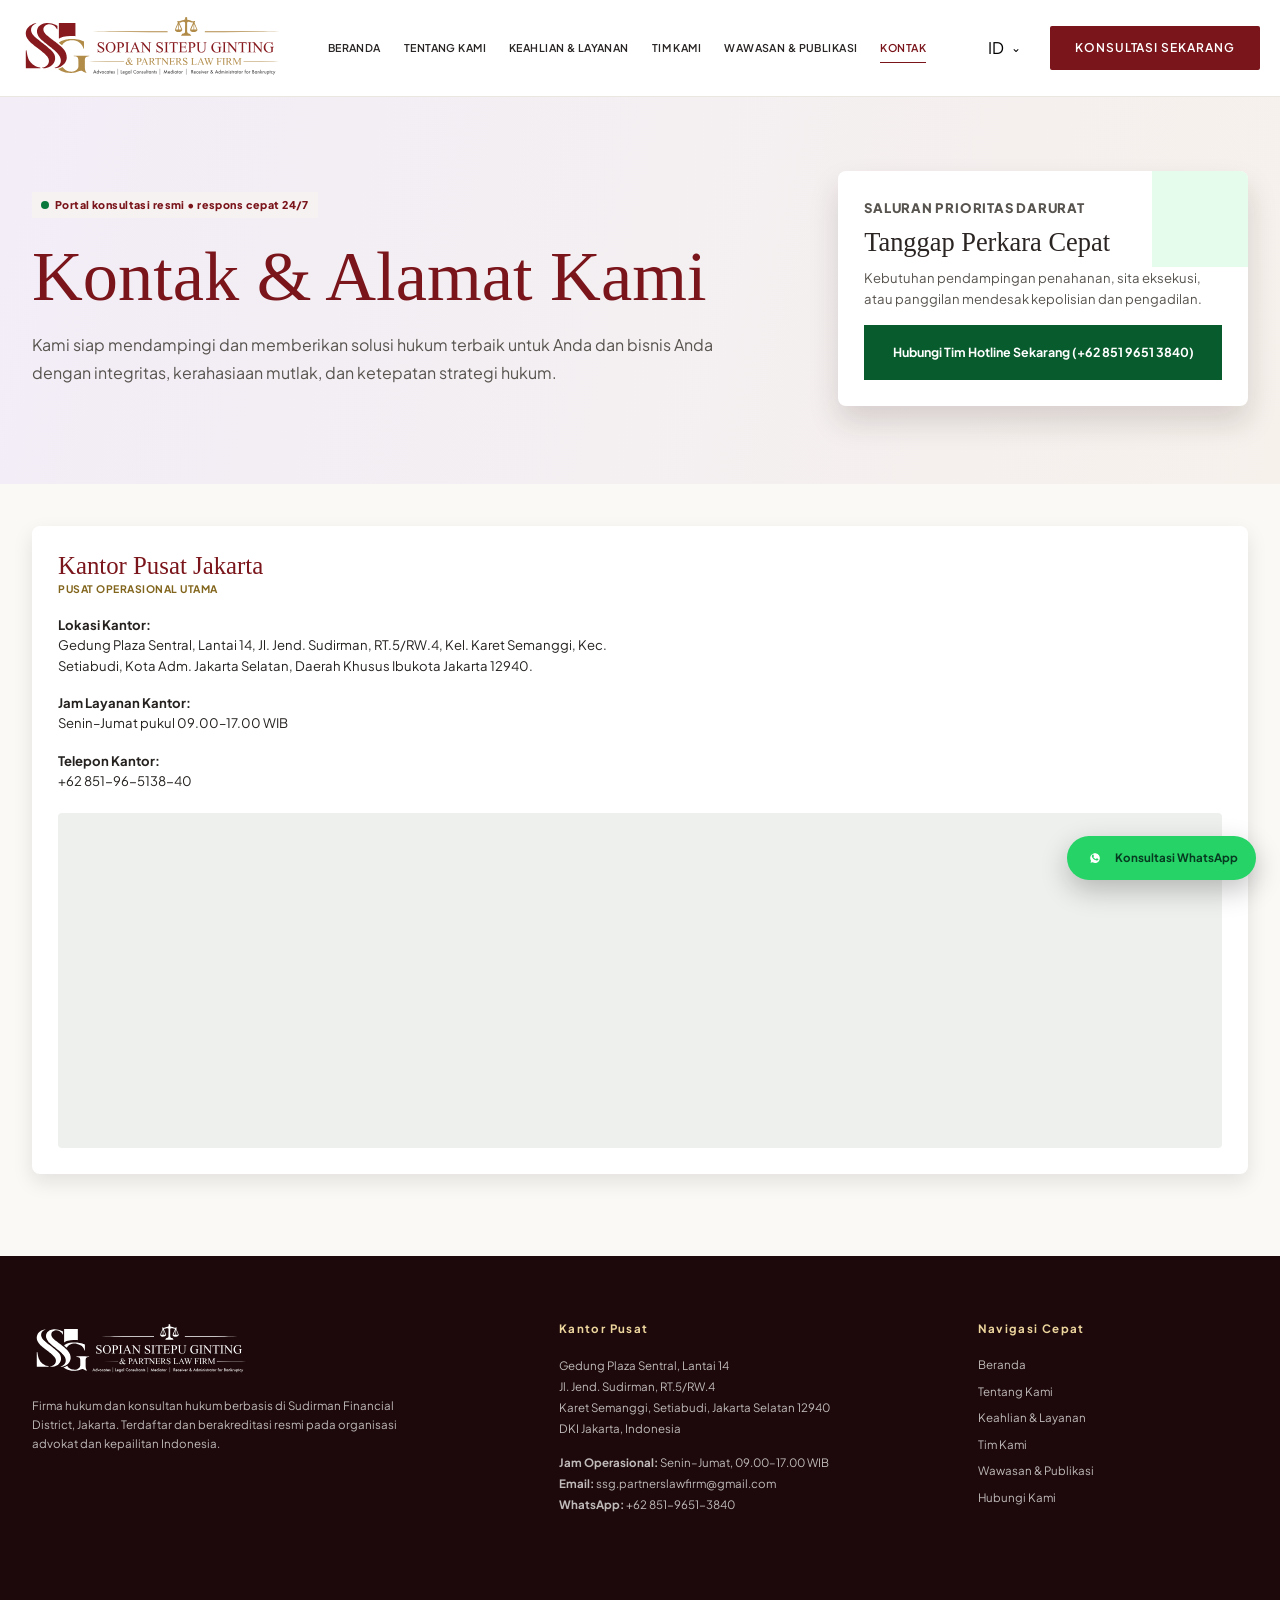
<file: contact.html>
<!doctype html>
<html lang="id">
  <head>
    <meta charset="utf-8">
    <meta name="viewport" content="width=device-width, initial-scale=1">
    <meta
      name="description"
      content="Kontak dan alamat kantor SSG & Partners Law Firm."
    >
    <link rel="preconnect" href="https://fonts.googleapis.com">
    <link rel="preconnect" href="https://fonts.gstatic.com" crossorigin>
    <link
      href="https://fonts.googleapis.com/css2?family=Plus+Jakarta+Sans:wght@300;400;500;600;700&display=swap"
      rel="stylesheet"
    >
    <link rel="stylesheet" href="assets/site-shell.css">
    <link rel="stylesheet" href="assets/contact.css">
    <title>Kontak | SSG & Partners</title>
  </head>

  <body
    data-page="contact"
    data-title-id="Kontak | SSG &amp; Partners"
    data-title-en="Contact | SSG &amp; Partners"
    data-description-id="Kontak dan alamat kantor SSG &amp; Partners Law Firm."
    data-description-en="Contact SSG &amp; Partners Law Firm and find our Jakarta office."
  >
    <div data-site-header></div>

    <main>
      <section class="contact-hero animate-fade-slide-up">
        <div class="container contact-hero-grid">
          <div>
            <p class="contact-kicker delay-100 animate-fade-slide-up" data-i18n data-id="Portal konsultasi resmi • respons cepat 24/7" data-en="Official consultation portal • prompt response, 24/7">Portal konsultasi resmi • respons cepat 24/7</p>
            <h1 class="contact-title delay-150 animate-fade-slide-up" data-i18n data-id="Kontak &amp; Alamat Kami" data-en="Contact and Office Address">Kontak &amp; Alamat Kami</h1>
            <p class="contact-lead delay-250 animate-fade-slide-up" data-i18n data-id="Kami siap mendampingi dan memberikan solusi hukum terbaik untuk Anda dan bisnis Anda dengan integritas, kerahasiaan mutlak, dan ketepatan strategi hukum." data-en="We are ready to advise you and your business with integrity, strict confidentiality, and a carefully considered legal strategy.">
              Kami siap mendampingi dan memberikan solusi hukum terbaik untuk Anda dan
              bisnis Anda dengan integritas, kerahasiaan absolut, dan ketepatan strategi
              hukum.
            </p>
          </div>

          <aside class="hotline-card animate-gentle-pulse delay-300">
            <p class="hotline-eyebrow" data-i18n data-id="Saluran prioritas darurat" data-en="Priority emergency channel">Saluran prioritas darurat</p>
            <h2 data-i18n data-id="Tanggap Perkara Cepat" data-en="Urgent Legal Response">Tanggap Perkara Cepat</h2>
            <p data-i18n data-id="Kebutuhan pendampingan penahanan, sita eksekusi, atau panggilan mendesak kepolisian dan pengadilan." data-en="Urgent assistance concerning detention, enforcement seizure, or time-sensitive summonses from the police or courts.">
              Kebutuhan pendampingan penahanan, sita eksekusi, atau panggilan mendesak
              kepolisian dan pengadilan.
            </p>
            <a
              class="hotline-link"
              href="https://wa.me/6285196513840"
              target="_blank"
              rel="noopener"
            >
              <span data-i18n data-id="Hubungi Tim Hotline Sekarang (+62 851 9651 3840)" data-en="Contact Our Hotline Team Now (+62 851 9651 3840)">Hubungi Tim Hotline Sekarang (+62 851 9651 3840)</span>
            </a>
          </aside>
        </div>
      </section>

      <section class="contact-section">
        <div class="container">
          <article class="office-card animate-fade-slide-up delay-300">
            <h2 class="office-title">
              <span>
                <span data-i18n data-id="Kantor Pusat Jakarta" data-en="Jakarta Head Office">Kantor Pusat Jakarta</span>
                <small data-i18n data-id="Pusat operasional utama" data-en="Principal operating office">Pusat operasional utama</small>
              </span>
            </h2>

            <ul class="office-details">
              <li>
                <strong data-i18n data-id="Lokasi Kantor:" data-en="Office Address:">Lokasi Kantor:</strong>
                Gedung Plaza Sentral, Lantai 14, Jl. Jend. Sudirman, RT.5/RW.4, Kel. Karet Semanggi, Kec.
                Setiabudi, Kota Adm. Jakarta Selatan, Daerah Khusus Ibukota Jakarta
                12940.
              </li>
              <li>
                <strong data-i18n data-id="Jam Layanan Kantor:" data-en="Office Hours:">Jam Layanan Kantor:</strong>
                <span data-i18n data-id="Senin–Jumat pukul 09.00–17.00 WIB" data-en="Monday–Friday, 09:00–17:00 WIB">Senin–Jumat pukul 09.00–17.00 WIB</span>
              </li>
              <li>
                <strong data-i18n data-id="Telepon Kantor:" data-en="Office Telephone:">Telepon Kantor:</strong>
                <!-- Replace this placeholder with the official office number. -->
                +62 851-96-5138-40
              </li>
            </ul>

            <div class="map-frame animate-fade-slide-up delay-400">
              <!-- Google Maps iframe embeds do not need a Maps API key. -->
              <iframe title="Peta lokasi Gedung Plaza Sentral" data-aria-id="Peta lokasi Gedung Plaza Sentral" data-aria-en="Map showing the location of Gedung Plaza Sentral" src="https://www.google.com/maps?q=Gedung%20Plaza%20Sentral%2C%20Jl.%20Jenderal%20Sudirman%2C%20Jakarta%20Selatan&amp;output=embed" width="1280" height="720" style="display:block;width:100%;aspect-ratio:16/4.6;height:auto;border:0" loading="lazy" referrerpolicy="no-referrer-when-downgrade"></iframe>
            </div>
          </article>
        </div>
      </section>
    </main>

    <div data-site-footer></div>
    <script src="assets/site-shell.js?v=20260922-en"></script>
  </body>
</html>
</file>
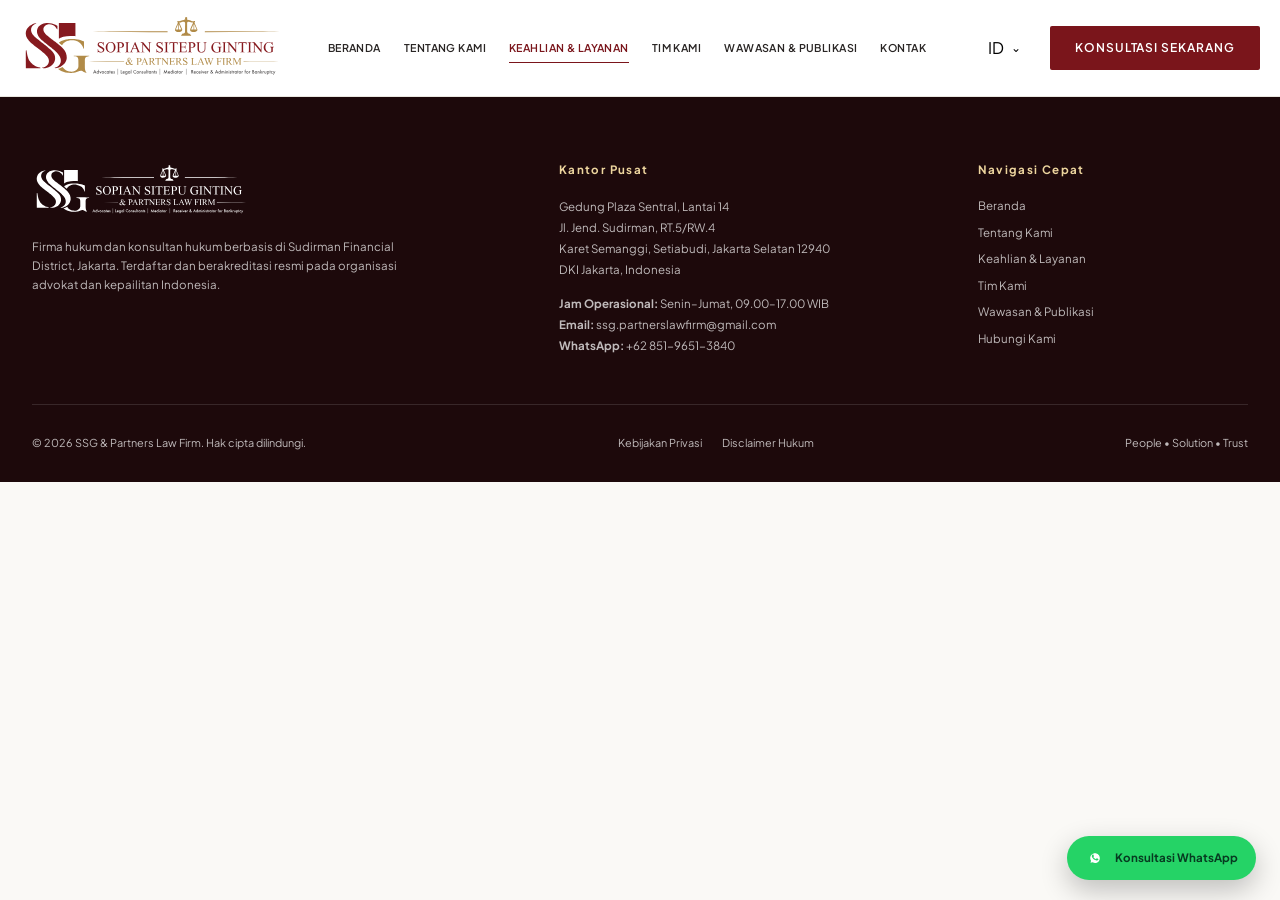
<file: page-template.html>
<!doctype html>
<html lang="id">
<head>
  <meta charset="utf-8">
  <meta name="viewport" content="width=device-width,initial-scale=1">
  <link rel="preconnect" href="https://fonts.googleapis.com">
  <link rel="preconnect" href="https://fonts.gstatic.com" crossorigin>
  <link href="https://fonts.googleapis.com/css2?family=Plus+Jakarta+Sans:wght@300;400;500;600;700&display=swap" rel="stylesheet">
  <link rel="stylesheet" href="assets/site-shell.css">
  <title>New Page | SSG & Partners</title>
</head>
<body data-page="services">
  <div data-site-header></div>
  <main>
    <!-- Add only page-specific content here. -->
  </main>
  <div data-site-footer></div>
  <script src="assets/site-shell.js"></script>
</body>
</html>
</file>
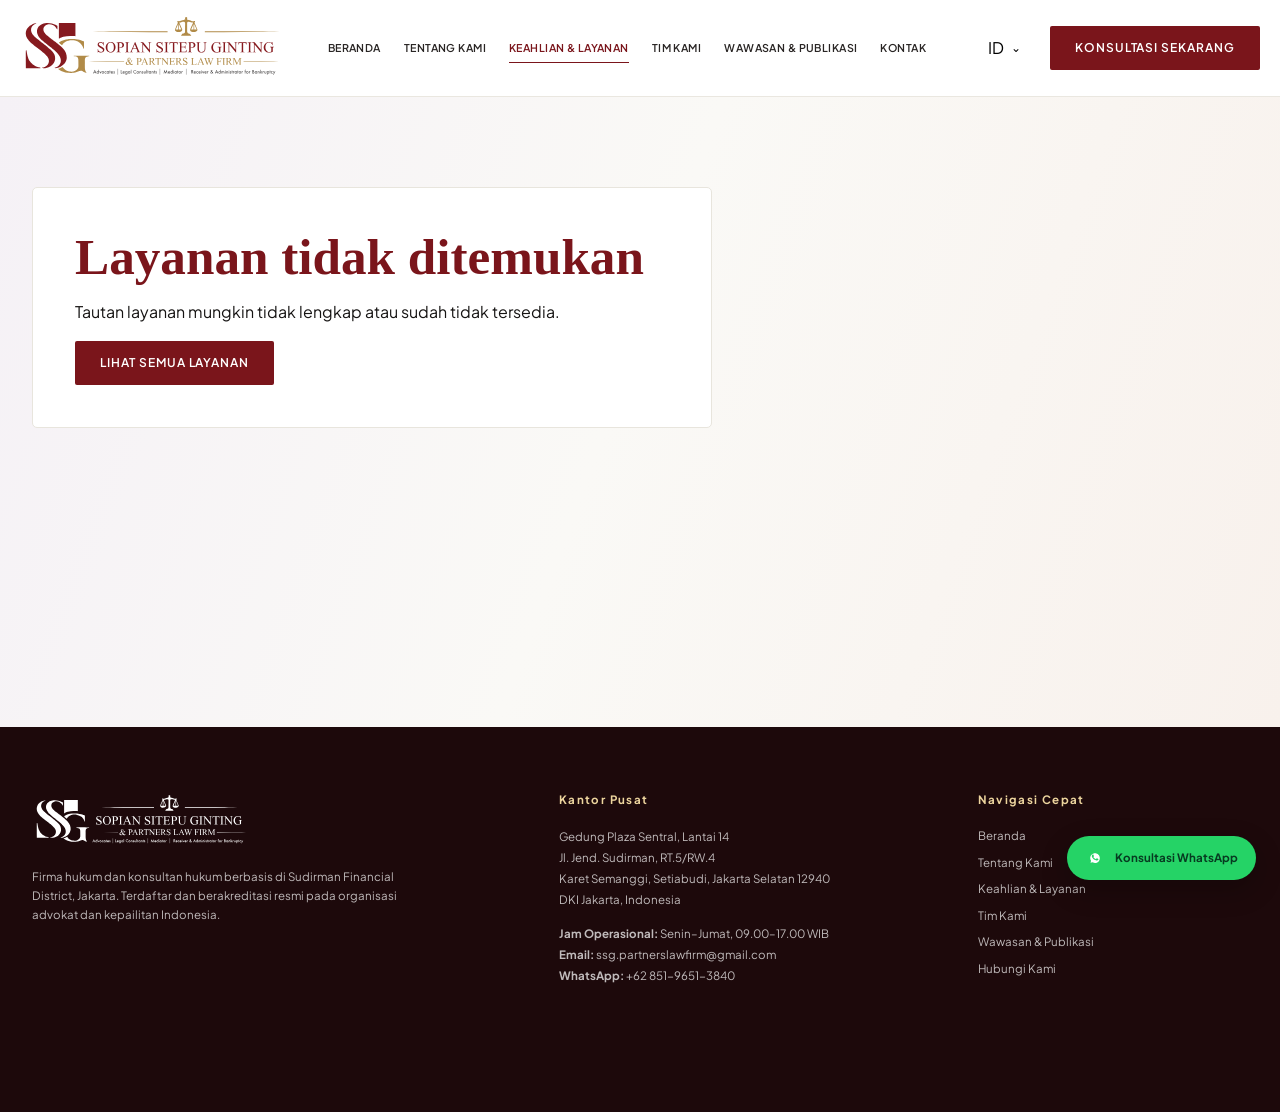
<file: service-detail.html>
<!doctype html>
<html lang="id">
<head>
  <meta charset="utf-8">
  <meta name="viewport" content="width=device-width, initial-scale=1">
  <meta name="description" content="Detail layanan hukum SSG & Partners.">
  <link rel="preconnect" href="https://fonts.googleapis.com">
  <link rel="preconnect" href="https://fonts.gstatic.com" crossorigin>
  <link href="https://fonts.googleapis.com/css2?family=Plus+Jakarta+Sans:wght@300;400;500;600;700&amp;display=swap" rel="stylesheet">
  <link rel="stylesheet" href="assets/site-shell.css">
  <link rel="stylesheet" href="assets/service-detail.css">
  <title>Layanan | SSG & Partners</title>
</head>
<body
  data-page="services"
  data-title-id="Layanan | SSG &amp; Partners"
  data-title-en="Service | SSG &amp; Partners"
  data-description-id="Detail layanan hukum SSG &amp; Partners."
  data-description-en="Detailed information about the legal services provided by SSG &amp; Partners."
>
  <div data-site-header></div>
  <main class="service-detail-main">
    <div class="container" data-service-detail></div>
  </main>
  <div data-site-footer></div>
  <script src="assets/site-shell.js?v=20260922-en"></script>
  <script src="assets/service-cards.js?v=20260922-en"></script>
  <script src="assets/service-detail.js?v=20260922-en"></script>
</body>
</html>
</file>
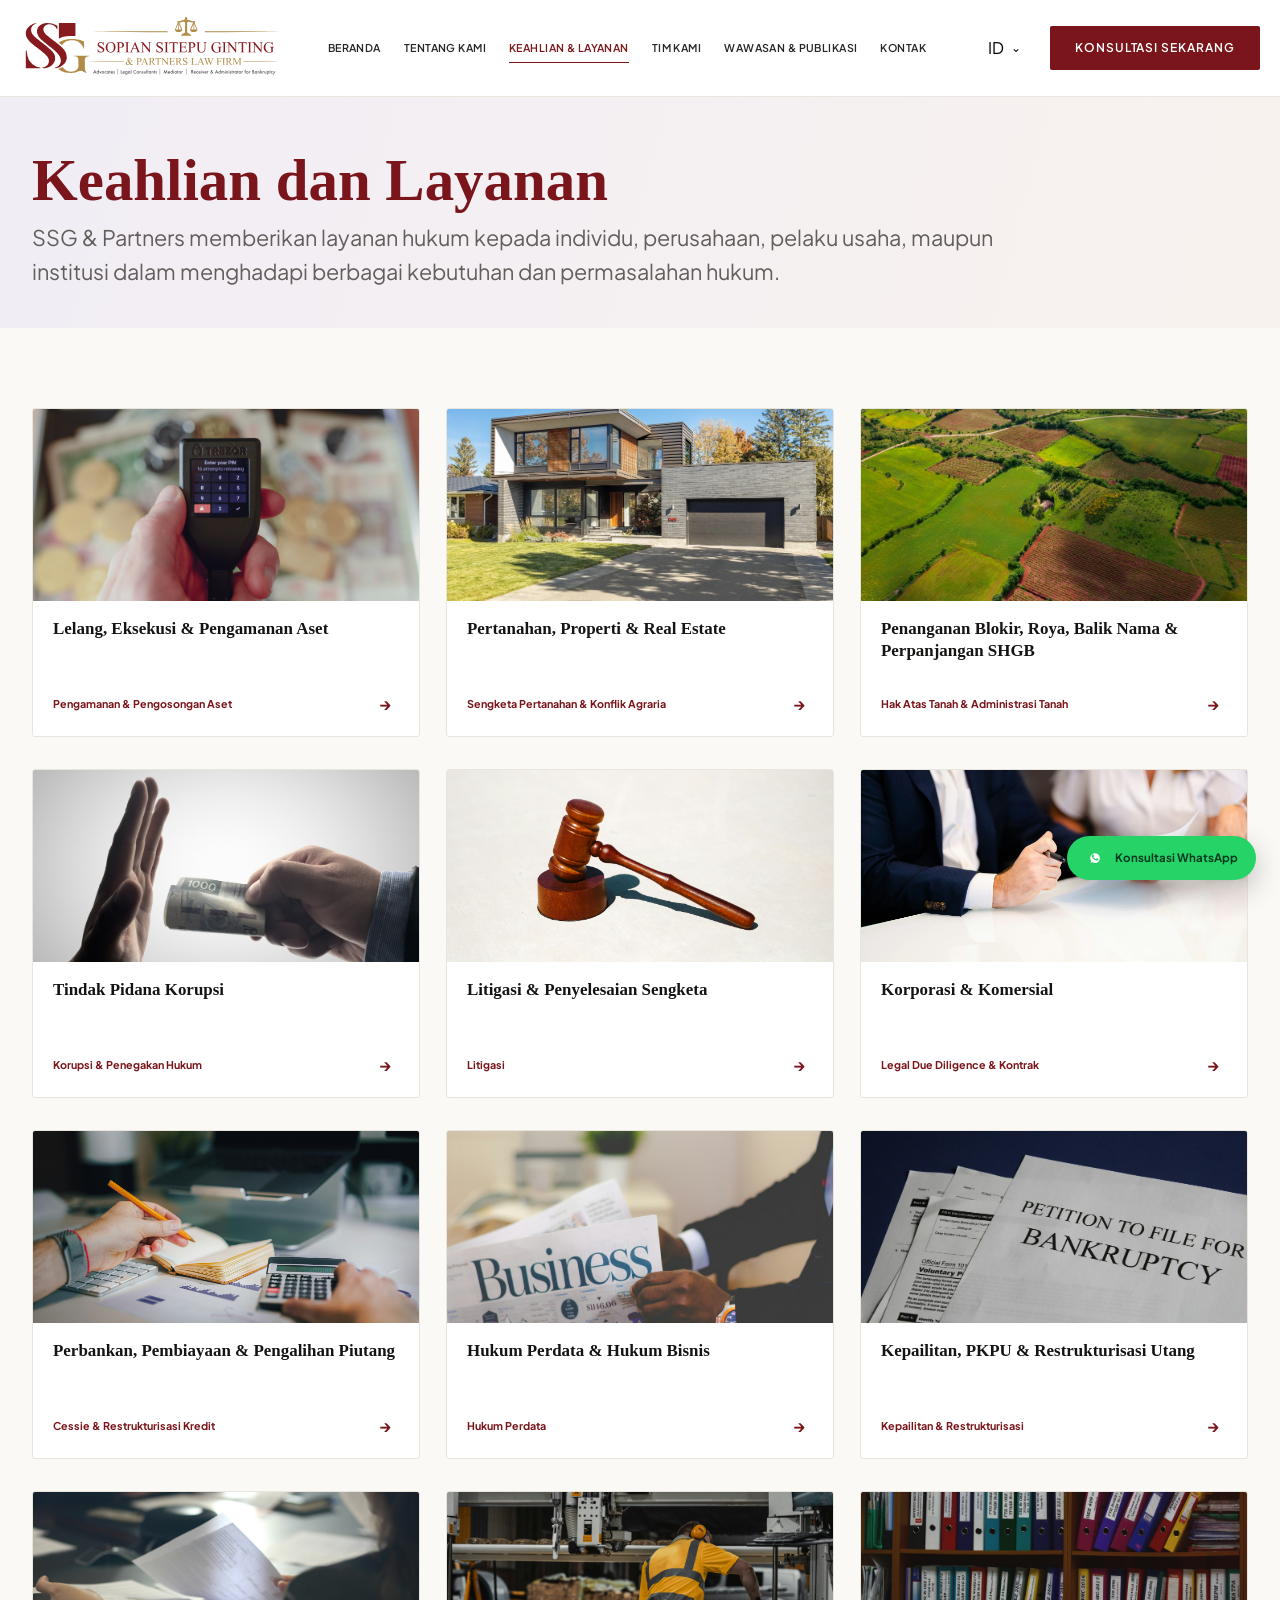
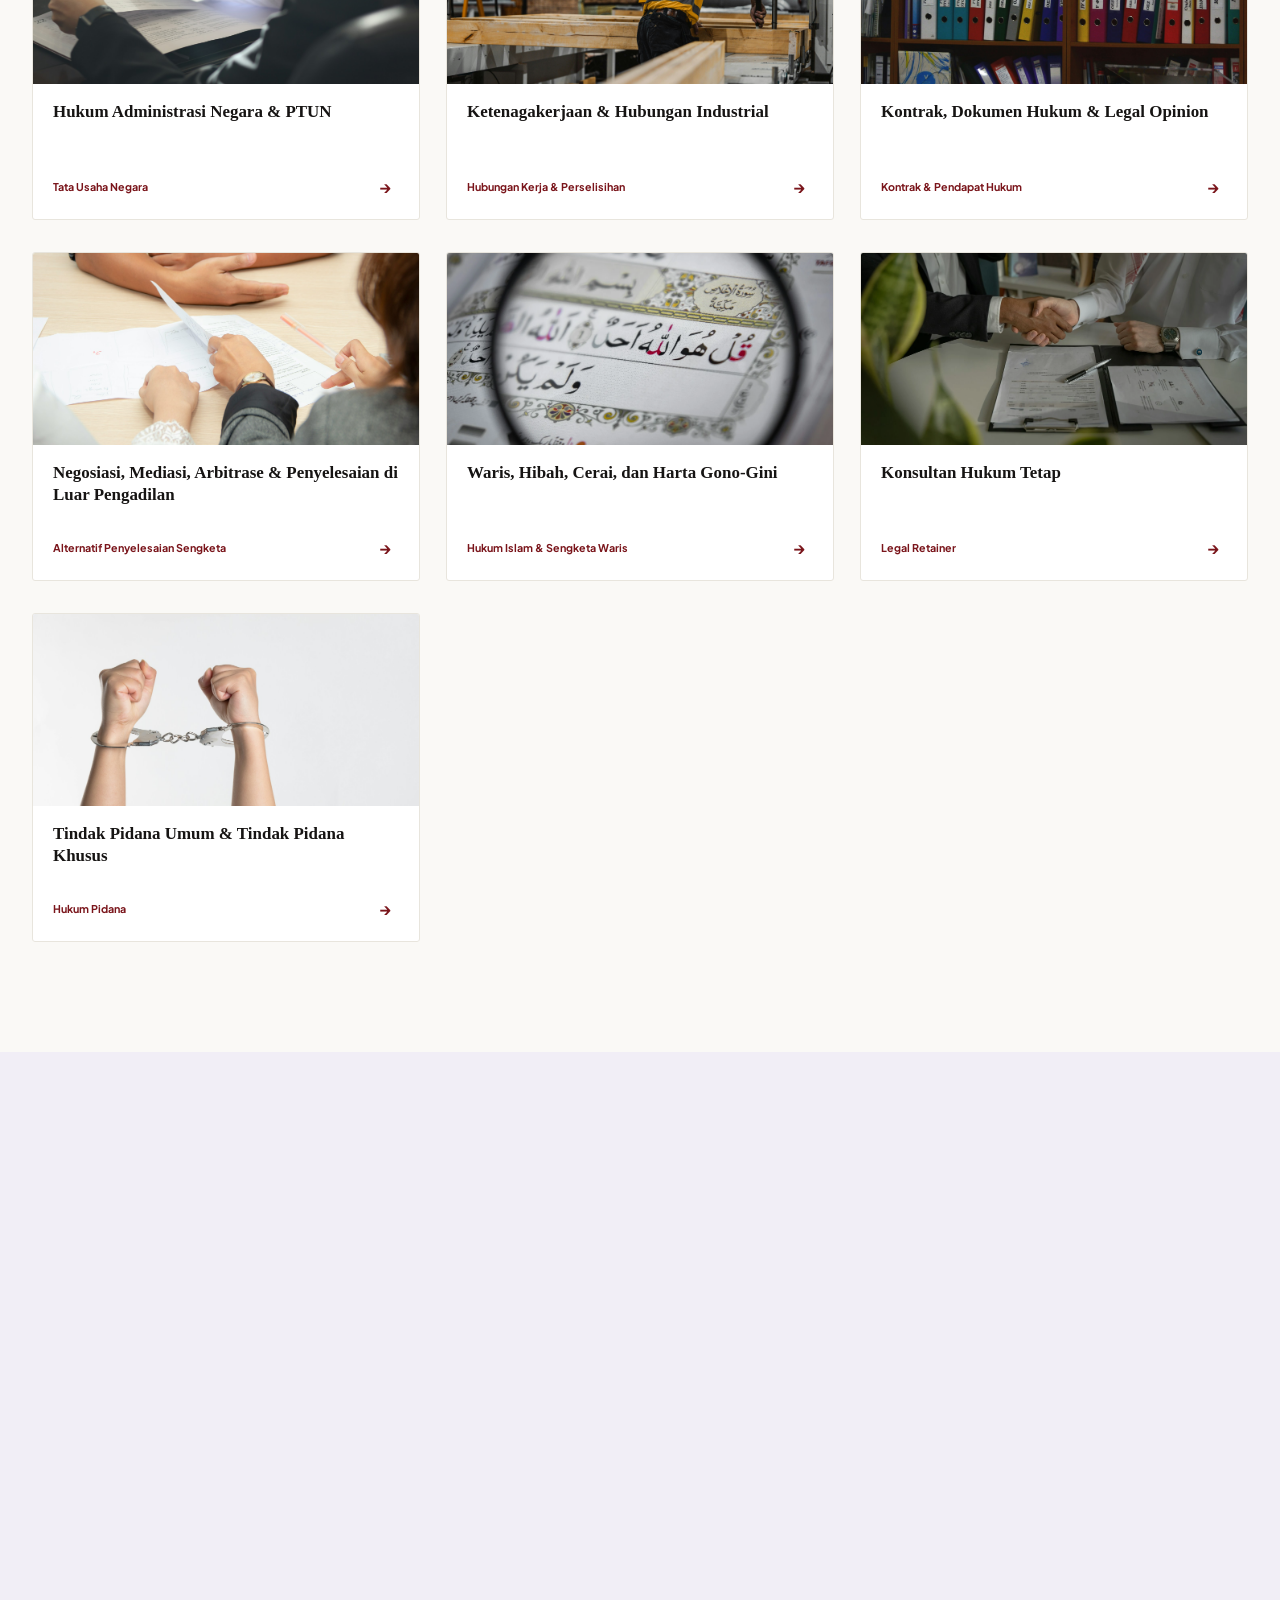
<file: services.html>
<!doctype html>
<html lang="id">
  <head>
    <meta charset="utf-8">
    <meta name="viewport" content="width=device-width, initial-scale=1">
    <meta
      name="description"
      content="Keahlian dan layanan hukum SSG & Partners."
    >
    <title>Keahlian &amp; Layanan | SSG &amp; Partners</title>

    <link rel="preconnect" href="https://fonts.googleapis.com">
    <link rel="preconnect" href="https://fonts.gstatic.com" crossorigin>
    <link
      href="https://fonts.googleapis.com/css2?family=Plus+Jakarta+Sans:wght@300;400;500;600;700&display=swap"
      rel="stylesheet"
    >

    <style>
      :root {
        --burgundy: #7a151b;
        --burgundy-dark: #1d090b;
        --gold: #c59d48;
        --gold-light: #edd59e;
        --ink: #161413;
        --muted: #78716c;
        --stone: #57534e;
        --paper: #faf9f6;
        --cream: #f4f2ec;
        --line: #e8e5dd;
        --white: #fff;
        --sans: "Plus Jakarta Sans", Arial, sans-serif;
        --serif: "Times New Roman", Times, serif;
        --container: 1216px;
        --header-height: 97px;
        --shadow: 0 14px 36px rgba(41, 4, 7, 0.16);
      }

      * {
        box-sizing: border-box;
      }

      html {
        scroll-behavior: smooth;
      }

      body {
        margin: 0;
        background: var(--paper);
        color: var(--ink);
        font-family: var(--sans);
        line-height: 1.6;
        overflow-x: hidden;
      }

      body.menu-open {
        overflow: hidden;
      }

      a {
        color: inherit;
        text-decoration: none;
      }

      img {
        display: block;
        max-width: 100%;
      }

      button,
      a {
        font: inherit;
      }

      .container {
        width: min(var(--container), calc(100% - 64px));
        margin: auto;
      }

      .eyebrow {
        margin: 0 0 8px;
        color: var(--burgundy);
        font-size: 0.75rem;
        font-weight: 700;
        letter-spacing: 0.2em;
        text-transform: uppercase;
      }

      .title {
        margin: 0;
        font: 700 clamp(2rem, 3vw, 2.5rem) / 1.12 var(--serif);
      }

      .button {
        min-height: 44px;
        display: inline-flex;
        align-items: center;
        justify-content: center;
        gap: 10px;
        padding: 12px 24px;
        border: 1px solid transparent;
        border-radius: 2px;
        background: var(--burgundy);
        color: var(--white);
        font-size: 0.75rem;
        font-weight: 600;
        letter-spacing: 0.08em;
        line-height: 1.2;
        text-transform: uppercase;
        cursor: pointer;
      }

      .is-disabled {
        cursor: default;
        opacity: 0.66;
      }

      /* Shared header — mirrors index.html. */
      .site-header {
        position: sticky;
        top: 0;
        z-index: 100;
        height: var(--header-height);
        border-bottom: 1px solid rgba(232, 229, 221, 0.9);
        background: rgba(255, 255, 255, 0.97);
      }

      .header-inner {
        width: min(1240px, calc(100% - 40px));
        height: 100%;
        margin: auto;
        display: flex;
        align-items: center;
        gap: 18px;
      }

      .brand {
        flex: 0 0 260px;
        display: inline-flex;
        align-items: center;
      }

      .brand img {
        width: 380px;
        height: 92px;
        object-fit: contain;
        object-position: left center;
      }

      .desktop-nav {
        flex: 1;
        display: flex;
        align-items: center;
        justify-content: center;
        gap: clamp(14px, 1.8vw, 28px);
      }

      .desktop-nav a {
        position: relative;
        padding: 8px 0;
        color: #292524;
        font-size: 0.67rem;
        font-weight: 600;
        letter-spacing: 0.04em;
        text-transform: uppercase;
        white-space: nowrap;
      }

      .desktop-nav a::after {
        content: "";
        position: absolute;
        left: 0;
        right: 100%;
        bottom: 2px;
        height: 1px;
        background: var(--burgundy);
        transition: right 0.2s;
      }

      .desktop-nav a:hover::after,
      .desktop-nav a[aria-current="page"]::after {
        right: 0;
      }

      .desktop-nav a[aria-current="page"] {
        color: var(--burgundy);
      }

      .header-actions {
        display: flex;
        align-items: center;
        gap: 14px;
      }

      .header-cta {
        min-width: 206px;
      }

      .language {
        position: relative;
      }

      .language-toggle {
        min-width: 62px;
        height: 40px;
        display: flex;
        align-items: center;
        justify-content: center;
        gap: 7px;
        padding: 0 10px;
        border: 0;
        background: transparent;
        cursor: pointer;
      }

      .language-chevron {
        font-size: 0.75rem;
        transition: 0.2s;
      }

      .language-toggle[aria-expanded="true"] .language-chevron {
        transform: rotate(180deg);
      }

      .language-menu {
        position: absolute;
        top: calc(100% + 12px);
        right: 0;
        width: 190px;
        margin: 0;
        padding: 6px;
        border: 1px solid var(--line);
        background: var(--white);
        box-shadow: var(--shadow);
        list-style: none;
      }

      .language-menu[hidden] {
        display: none;
      }

      .language-option {
        width: 100%;
        padding: 11px 12px;
        border: 0;
        background: transparent;
        text-align: left;
        font-size: 0.78rem;
        cursor: pointer;
      }

      .language-option:hover,
      .language-option[aria-checked="true"] {
        background: var(--cream);
        color: var(--burgundy);
      }

      .menu-toggle {
        width: 44px;
        height: 44px;
        display: none;
        padding: 0;
        border: 1px solid var(--line);
        background: var(--white);
        cursor: pointer;
      }

      .menu-toggle span {
        width: 19px;
        height: 1px;
        display: block;
        margin: 5px auto;
        background: var(--ink);
      }

      .page-hero {
        padding: 55px 0 38px;
        background: linear-gradient(105deg, #f1edf5, #f8f2ee);
      }

      .page-hero h1 {
        margin: 0 0 10px;
        color: var(--burgundy);
        font: 700 clamp(2.7rem, 4.6vw, 4rem) / 1 var(--serif);
      }

      .page-hero p {
        max-width: 1030px;
        margin: 0;
        color: #625e5c;
        font-size: clamp(1rem, 1.7vw, 1.35rem);
        font-weight: 400;
      }

      .services {
        padding: 80px 0 110px;
      }

      .services-grid {
        display: grid;
        grid-template-columns: repeat(3, 1fr);
        gap: 32px 26px;
      }

      .service-card {
        min-width: 0;
        overflow: hidden;
        background: #fff;
        border: 1px solid var(--line);
        border-radius: 3px;
        transition: transform 0.2s, box-shadow 0.2s;
      }

      .service-card:hover {
        transform: translateY(-4px);
        box-shadow: 0 15px 30px #29040712;
      }

      .service-image {
        height: 192px;
        overflow: hidden;
        background: #d5ccc2;
      }

      .service-image img {
        width: 100%;
        height: 100%;
        object-fit: cover;
      }

      .service-copy {
        padding: 17px 20px 18px;
      }

      .service-copy h2 {
        min-height: 50px;
        margin: 0;
        font: 700 1.06rem / 1.3 var(--serif);
      }

      .service-bottom {
        display: flex;
        align-items: center;
        justify-content: space-between;
        gap: 8px;
        margin-top: 22px;
        color: var(--burgundy);
        font-size: 0.67rem;
        font-weight: 700;
      }

      .round-arrow {
        width: 28px;
        height: 28px;
        display: grid;
        place-items: center;
        border: 1px solid var(--burgundy);
        border-radius: 50%;
        font-size: 1rem;
      }

      .method {
        padding: 78px 0 88px;
        background: #f1eef6;
      }

      .method-head {
        max-width: 760px;
        margin: 0 auto 38px;
        text-align: center;
      }

      .method-head .eyebrow {
        color: #9b7838;
      }

      .method-head p:last-child {
        margin: 8px 0 0;
        color: #726d6c;
        font-size: 0.85rem;
      }

      .steps {
        display: grid;
        grid-template-columns: repeat(4, 1fr);
        gap: 24px;
      }

      .step {
        min-height: 260px;
        padding: 24px 22px;
        background: #fff;
        border-radius: 5px;
      }

      .step-top {
        display: flex;
        align-items: center;
        justify-content: space-between;
      }

      .step-number {
        display: grid;
        place-items: center;
        width: 34px;
        height: 34px;
        background: #f0edf4;
        border-radius: 50%;
        color: var(--burgundy);
        font: 700 0.82rem var(--serif);
      }

      .step-icon {
        color: #9b7838;
        font-size: 1.2rem;
      }

      .step h2 {
        margin: 24px 0 12px;
        color: var(--burgundy);
        font: 700 1.25rem / 1.22 var(--serif);
      }

      .step p {
        margin: 0;
        color: #6b6462;
        font-size: 0.78rem;
        line-height: 1.65;
      }

      /* Shared footer — mirrors index.html. */
      .site-footer {
        padding: 64px 0 30px;
        background: var(--burgundy-dark);
        color: rgba(255, 255, 255, 0.72);
      }

      .footer-grid {
        display: grid;
        grid-template-columns: 1.35fr 1.05fr 0.75fr;
        gap: 40px;
        padding-bottom: 48px;
      }

      .footer-brand img {
        width: 221px;
        height: 60px;
        object-fit: contain;
        object-position: left center;
      }

      .footer-brand p {
        max-width: 385px;
        margin: 16px 0 0;
        font-size: 0.72rem;
        line-height: 1.65;
      }

      .footer-heading {
        margin: 0 0 18px;
        color: var(--gold-light);
        font-size: 0.72rem;
        font-weight: 700;
        letter-spacing: 0.12em;
      }

      .footer-address,
      .footer-contact {
        margin: 0;
        font-size: 0.72rem;
        line-height: 1.8;
      }

      .footer-contact {
        margin-top: 14px;
      }

      .footer-contact a:hover,
      .footer-nav a:hover {
        color: var(--gold-light);
      }

      .footer-nav {
        display: grid;
        gap: 8px;
        font-size: 0.72rem;
      }

      .footer-bottom {
        min-height: 48px;
        padding-top: 28px;
        border-top: 1px solid rgba(255, 255, 255, 0.12);
        display: flex;
        align-items: center;
        justify-content: space-between;
        gap: 24px;
        font-size: 0.68rem;
      }

      .footer-legal {
        display: flex;
        gap: 20px;
      }

      .floating-whatsapp {
        position: fixed;
        z-index: 120;
        right: 24px;
        bottom: 20px;
        min-height: 44px;
        display: inline-flex;
        align-items: center;
        gap: 10px;
        padding: 0 18px;
        border-radius: 999px;
        background: #25d366;
        color: #073b21;
        box-shadow: 0 10px 28px #0000003d;
        font-size: 0.72rem;
        font-weight: 700;
      }

      .floating-whatsapp img {
        width: 20px;
        height: 20px;
      }

      @media (max-width: 960px) {
        :root {
          --header-height: 80px;
        }

        .container {
          width: min(100% - 40px, var(--container));
        }

        .header-inner {
          width: min(100% - 28px, 1240px);
        }

        .brand {
          flex-basis: 176px;
        }

        .brand img {
          width: 176px;
        }

        .desktop-nav {
          position: fixed;
          z-index: 98;
          inset: var(--header-height) 0 0;
          display: none;
          align-items: stretch;
          flex-direction: column;
          gap: 0;
          padding: 28px 24px 100px;
          background: var(--white);
          overflow-y: auto;
        }

        .desktop-nav.open {
          display: flex;
        }

        .desktop-nav a {
          padding: 17px 0;
          border-bottom: 1px solid var(--line);
          font: 400 1.45rem var(--serif);
          letter-spacing: 0;
          text-transform: none;
        }

        .desktop-nav a::after {
          display: none;
        }

        .header-actions {
          margin-left: auto;
        }

        .header-cta {
          display: none;
        }

        .menu-toggle {
          display: block;
        }

        .services-grid {
          grid-template-columns: repeat(2, 1fr);
        }

        .steps {
          grid-template-columns: repeat(2, 1fr);
        }

        .footer-grid {
          grid-template-columns: 1.2fr 1fr;
        }

        .footer-nav-column {
          grid-column: 1 / -1;
        }

        .footer-nav {
          grid-template-columns: repeat(3, 1fr);
        }
      }

      @media (max-width: 680px) {
        .container {
          width: min(100% - 32px, var(--container));
        }

        .brand {
          flex-basis: 150px;
        }

        .brand img {
          width: 150px;
          height: 48px;
        }

        .header-actions {
          gap: 4px;
        }

        .language-toggle {
          min-width: 48px;
          padding-inline: 6px;
        }

        .language-code {
          display: none;
        }

        .language-menu {
          position: fixed;
          top: calc(var(--header-height) - 2px);
          right: 16px;
        }

        .page-hero {
          padding: 48px 0 34px;
        }

        .services {
          padding: 52px 0 65px;
        }

        .services-grid,
        .steps {
          grid-template-columns: 1fr;
          gap: 20px;
        }

        .service-image {
          height: 210px;
        }

        .step {
          min-height: auto;
        }

        .footer-grid {
          grid-template-columns: 1fr;
        }

        .footer-nav-column {
          grid-column: auto;
        }

        .footer-nav {
          grid-template-columns: repeat(2, 1fr);
        }

        .footer-bottom {
          align-items: flex-start;
          flex-direction: column;
          padding-bottom: 56px;
        }

        .floating-whatsapp {
          right: 16px;
          bottom: 16px;
          width: 48px;
          min-height: 48px;
          justify-content: center;
          padding: 0;
        }

        .floating-whatsapp span {
          position: absolute;
          width: 1px;
          height: 1px;
          overflow: hidden;
          clip: rect(0 0 0 0);
        }
      }
    </style>

    <link rel="stylesheet" href="assets/site-shell.css">
    <link rel="stylesheet" href="assets/service-cards.css">
  </head>

  <body
    data-page="services"
    data-title-id="Keahlian &amp; Layanan | SSG &amp; Partners"
    data-title-en="Expertise &amp; Services | SSG &amp; Partners"
    data-description-id="Keahlian dan layanan hukum SSG &amp; Partners."
    data-description-en="Explore the legal expertise and services provided by SSG &amp; Partners."
  >
    <header class="site-header">
      <div class="header-inner">
        <a class="brand" href="index.html">
          <img src="images/ssg-logo.svg" alt="SSG and Partners Law Firm logo">
        </a>

        <nav class="desktop-nav" id="main-navigation" aria-label="Navigasi utama">
          <a href="index.html">Beranda</a>
          <a href="about.html">Tentang Kami</a>
          <a href="services.html" aria-current="page">Keahlian &amp; Layanan</a>
          <a href="team.html">Tim Kami</a>
          <a href="insights.html">Wawasan &amp; Publikasi</a>
          <a href="contact.html">Kontak</a>
        </nav>

        <div class="header-actions">
          <div class="language">
            <button
              class="language-toggle"
              id="language-toggle"
              aria-expanded="false"
              aria-controls="language-menu"
            >
              <span class="language-code" id="language-code">ID</span>
              <span class="language-chevron">⌄</span>
            </button>

            <ul class="language-menu" id="language-menu" hidden>
              <li>
                <button class="language-option" data-language="id" aria-checked="true">
                  Bahasa Indonesia
                </button>
              </li>
              <li>
                <button class="language-option" data-language="en" aria-checked="false">
                  English
                </button>
              </li>
            </ul>
          </div>

          <a
            class="button header-cta"
            href="https://wa.me/6285196513840"
            target="_blank"
            rel="noopener"
          >
            Konsultasi Sekarang
          </a>

          <button
            class="menu-toggle"
            id="menu-toggle"
            aria-expanded="false"
            aria-controls="main-navigation"
          >
            <span></span>
            <span></span>
          </button>
        </div>
      </div>
    </header>

    <main>
      <section class="page-hero">
        <div class="container">
          <h1 data-i18n data-id="Keahlian dan Layanan" data-en="Expertise and Services">Keahlian dan Layanan</h1>
          <p data-i18n data-id="SSG &amp; Partners memberikan layanan hukum kepada individu, perusahaan, pelaku usaha, maupun institusi dalam menghadapi berbagai kebutuhan dan permasalahan hukum." data-en="SSG &amp; Partners provides legal services to individuals, companies, business operators, and institutions addressing a broad range of legal requirements and disputes.">
            SSG &amp; Partners memberikan layanan hukum kepada individu,
            perusahaan, pelaku usaha, maupun institusi dalam menghadapi berbagai
            kebutuhan dan permasalahan hukum.
          </p>
        </div>
      </section>

      <section class="services">
        <div class="container">
          <div class="services-grid service-cards-grid" data-service-cards></div>
        </div>
      </section>

      <section class="method">
        <div class="container">
          <div class="method-head">
            <p class="eyebrow">Standard Operating Procedure</p>
            <h2 class="title" data-i18n data-id="Metodologi Presisi Penanganan Perkara" data-en="A Precise Methodology for Managing Legal Matters">Metodologi Presisi Penanganan Perkara</h2>
            <p data-i18n data-id="Setiap mandat perkara dieksekusi melalui metodologi analitis empat tahap untuk memastikan efisiensi biaya, kepastian waktu, dan mitigasi eksposur yuridis." data-en="Every engagement is managed through a four-stage analytical methodology designed to ensure cost efficiency, a clear timeline, and the mitigation of legal exposure.">
              Setiap mandat perkara dieksekusi melalui metodologi 4 tahap anali-
              tis untuk memastikan efisiensi biaya, kepastian waktu, dan mitigasi
              eksposur yuridis.
            </p>
          </div>

          <div class="steps">
            <article class="step">
              <div class="step-top">
                <span class="step-number">01</span>
              </div>
              <h2><span data-i18n data-id="Audit Fakta &amp;" data-en="Factual Review &amp;">Audit Fakta &amp;</span><br><span data-i18n data-id="Konsultasi Awal" data-en="Initial Consultation">Konsultasi Awal</span></h2>
              <p data-i18n data-id="Pemeriksaan menyeluruh terhadap dokumen bukti, kronologi autentik, serta identifikasi posisi hukum awal para pihak." data-en="A comprehensive review of evidentiary documents and the verified chronology, together with an initial assessment of each party's legal position.">
                Pemeriksaan menyeluruh terhadap dokumen bukti, kronologis
                otentik, serta identifikasi posisi hukum awal para pihak.
              </p>
            </article>

            <article class="step">
              <div class="step-top">
                <span class="step-number">02</span>
              </div>
              <h2><span data-i18n data-id="Formulasi Strategi &amp;" data-en="Strategy Formulation &amp;">Formulasi Strategi &amp;</span><br><span data-i18n data-id="Risiko Hukum" data-en="Legal Risk Assessment">Legal Risk</span></h2>
              <p data-i18n data-id="Penyusunan peta risiko, telaah preseden Mahkamah Agung, dan perumusan matriks alternatif penyelesaian." data-en="The preparation of a risk map, review of Supreme Court precedents, and formulation of a matrix of alternative resolution strategies.">
                Penyusunan peta risiko, telaah preseden Mahkamah Agung, dan
                perumusan matriks alternatif penyelesaian.
              </p>
            </article>

            <article class="step">
              <div class="step-top">
                <span class="step-number">03</span>
              </div>
              <h2><span data-i18n data-id="Tindakan Hukum" data-en="Strategic Legal Action">Tindakan Hukum</span><br><span data-i18n data-id="Taktis &amp; Terukur" data-en="Carefully Executed">Taktis &amp; Terukur</span></h2>
              <p data-i18n data-id="Implementasi tindakan formal melalui negosiasi tingkat tinggi, pengajuan somasi, pendaftaran gugatan, atau pembelaan persidangan." data-en="The implementation of formal legal measures through high-level negotiation, formal notices, the filing of claims, or representation in court.">
                Implementasi tindakan formal melalui negosiasi tingkat tinggi,
                pengajuan somasi, pendaftaran gugatan, atau pembelaan
                persidangan.
              </p>
            </article>

            <article class="step">
              <div class="step-top">
                <span class="step-number">04</span>
              </div>
              <h2><span data-i18n data-id="Penyelesaian &amp;" data-en="Resolution &amp;">Penyelesaian &amp;</span><br><span data-i18n data-id="Perlindungan Berkelanjutan" data-en="Ongoing Protection">Perlindungan Berkelanjutan</span></h2>
              <p data-i18n data-id="Eksekusi putusan yang telah berkekuatan hukum tetap serta perlindungan pasca-litigasi untuk mencegah sengketa lanjutan." data-en="The enforcement of final and binding judgments, followed by post-litigation protection designed to prevent further disputes.">
                Eksekusi putusan yang telah berkekuatan hukum tetap serta
                proteksi pasca-litigasi untuk mencegah sengketa lanjutan.
              </p>
            </article>
          </div>
        </div>
      </section>
    </main>

    <footer class="site-footer" id="contact">
      <div class="container">
        <div class="footer-grid">
          <div class="footer-brand">
            <img
              src="images/ssg-logo-putih.svg"
              alt="SSG and Partners Law Firm logo"
              width="221"
              height="60"
            >
            <p>
              Firma hukum dan konsultan hukum berbasis di Sudirman Financial
              District, Jakarta. Terdaftar dan berakreditasi resmi pada organisasi
              advokat dan kepailitan Indonesia.
            </p>
          </div>

          <div>
            <h2 class="footer-heading">Kantor Pusat</h2>
            <p class="footer-address">
              Menara Sudirman Lantai 18<br>
              Jl. Jend. Sudirman Kav. 60<br>
              Kebayoran Baru, Jakarta Selatan 12190<br>
              DKI Jakarta, Indonesia
            </p>
            <p class="footer-contact">
              <strong>Jam Operasional:</strong> Senin–Jumat, 09.00–17.00 WIB<br>
              <strong>Email:</strong>
              <a href="mailto:ssg.partnerslawfirm@gmail.com">ssg.partnerslawfirm@gmail.com</a><br>
              <strong>WhatsApp:</strong>
              <a href="https://wa.me/6285196513840">+62 851-9651-3840</a>
            </p>
          </div>

          <div class="footer-nav-column">
            <h2 class="footer-heading">Navigasi Cepat</h2>
            <nav class="footer-nav">
              <a href="index.html">Beranda</a>
              <a href="about.html">Tentang SSG</a>
              <a href="services.html">Keahlian &amp; Layanan</a>
              <a href="index.html#team">Tim Advokat</a>
              <a href="insights.html">Publikasi &amp; Wawasan</a>
              <a href="#contact">Hubungi Kami</a>
            </nav>
          </div>
        </div>

        <div class="footer-bottom">
          <span>
            © <span id="current-year"></span> SSG &amp; Partners Law Firm. Hak
            cipta dilindungi.
          </span>
          <div class="footer-legal">
            <a class="is-disabled" href="#">Kebijakan Privasi</a>
            <a class="is-disabled" href="#">Disclaimer Hukum</a>
          </div>
          <span>People • Solution • Trust</span>
        </div>
      </div>
    </footer>

    <a
      class="floating-whatsapp"
      href="https://wa.me/6285196513840"
      target="_blank"
      rel="noopener"
      aria-label="Konsultasi melalui WhatsApp"
    >
      <img src="images/icon-whatsapp.svg" alt="">
      <span>Konsultasi WhatsApp</span>
    </a>

    <script src="assets/use-site-shell.js"></script>
    <script src="assets/site-shell.js?v=20260922-en"></script>
    <script src="assets/service-cards.js?v=20260922-en"></script>
    <script>
      const languageToggle = document.getElementById("language-toggle");
      const languageMenu = document.getElementById("language-menu");
      const languageCode = document.getElementById("language-code");
      const languageOptions = [...document.querySelectorAll("[data-language]")];
      const menuToggle = document.getElementById("menu-toggle");
      const mainNavigation = document.getElementById("main-navigation");

      function closeLanguageMenu() {
        languageMenu.hidden = true;
        languageToggle.setAttribute("aria-expanded", "false");
      }

      function setLanguage(language) {
        const selected = language === "en" ? "en" : "id";
        languageCode.textContent = selected.toUpperCase();
        languageOptions.forEach((option) => {
          option.setAttribute(
            "aria-checked",
            String(option.dataset.language === selected)
          );
        });

        localStorage.setItem("ssg-language", selected);
        closeLanguageMenu();
      }

      languageToggle.onclick = () => {
        languageMenu.hidden = !languageMenu.hidden;
        languageToggle.setAttribute(
          "aria-expanded",
          String(!languageMenu.hidden)
        );
      };

      languageOptions.forEach((option) => {
        option.onclick = () => setLanguage(option.dataset.language);
      });

      document.addEventListener("click", (event) => {
        if (!event.target.closest(".language")) {
          closeLanguageMenu();
        }
      });

      menuToggle.onclick = () => {
        const open = !mainNavigation.classList.contains("open");
        mainNavigation.classList.toggle("open", open);
        menuToggle.setAttribute("aria-expanded", String(open));
        document.body.classList.toggle("menu-open", open);
      };

      document.querySelectorAll("[data-disabled-link]").forEach((link) => {
        link.onclick = (event) => event.preventDefault();
      });

      const currentYear = document.getElementById("current-year");
      if (currentYear) {
        currentYear.textContent = new Date().getFullYear();
      }

      setLanguage(localStorage.getItem("ssg-language") || "id");
    </script>
  </body>
</html>
</file>
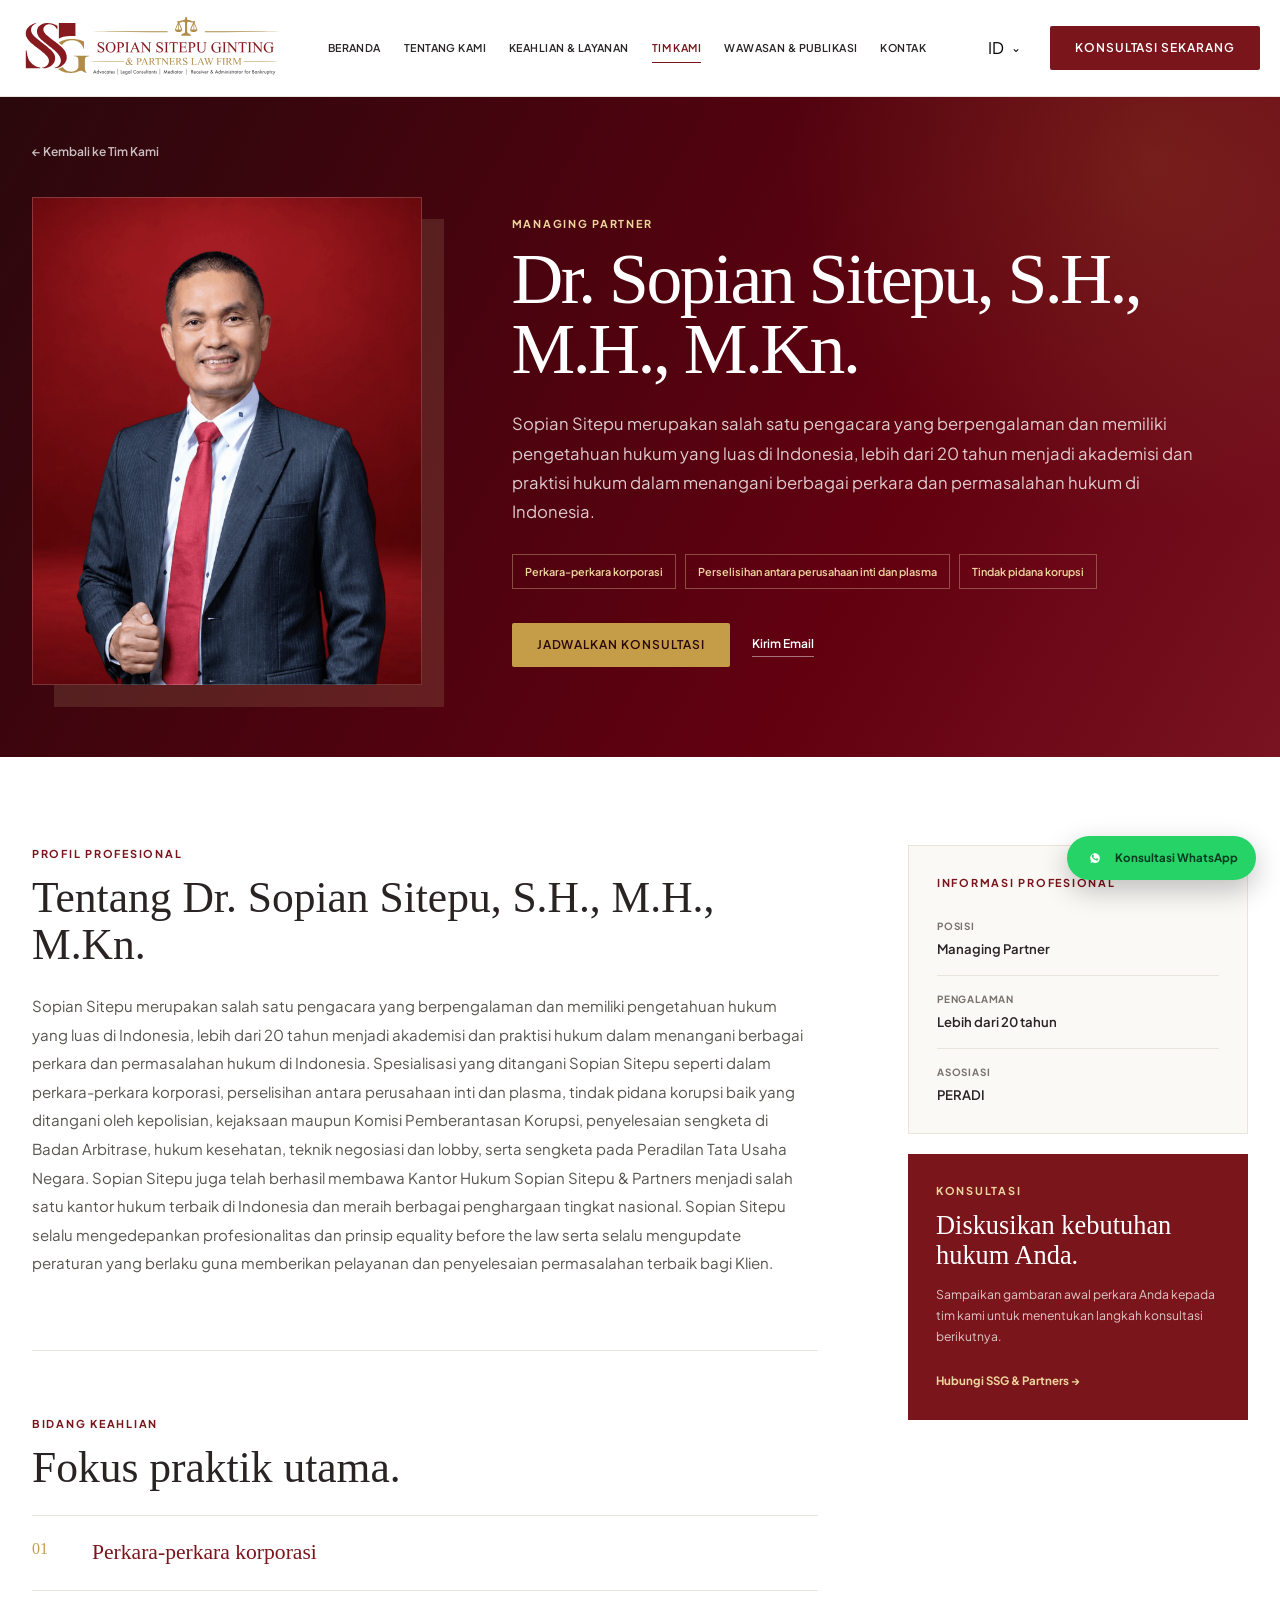
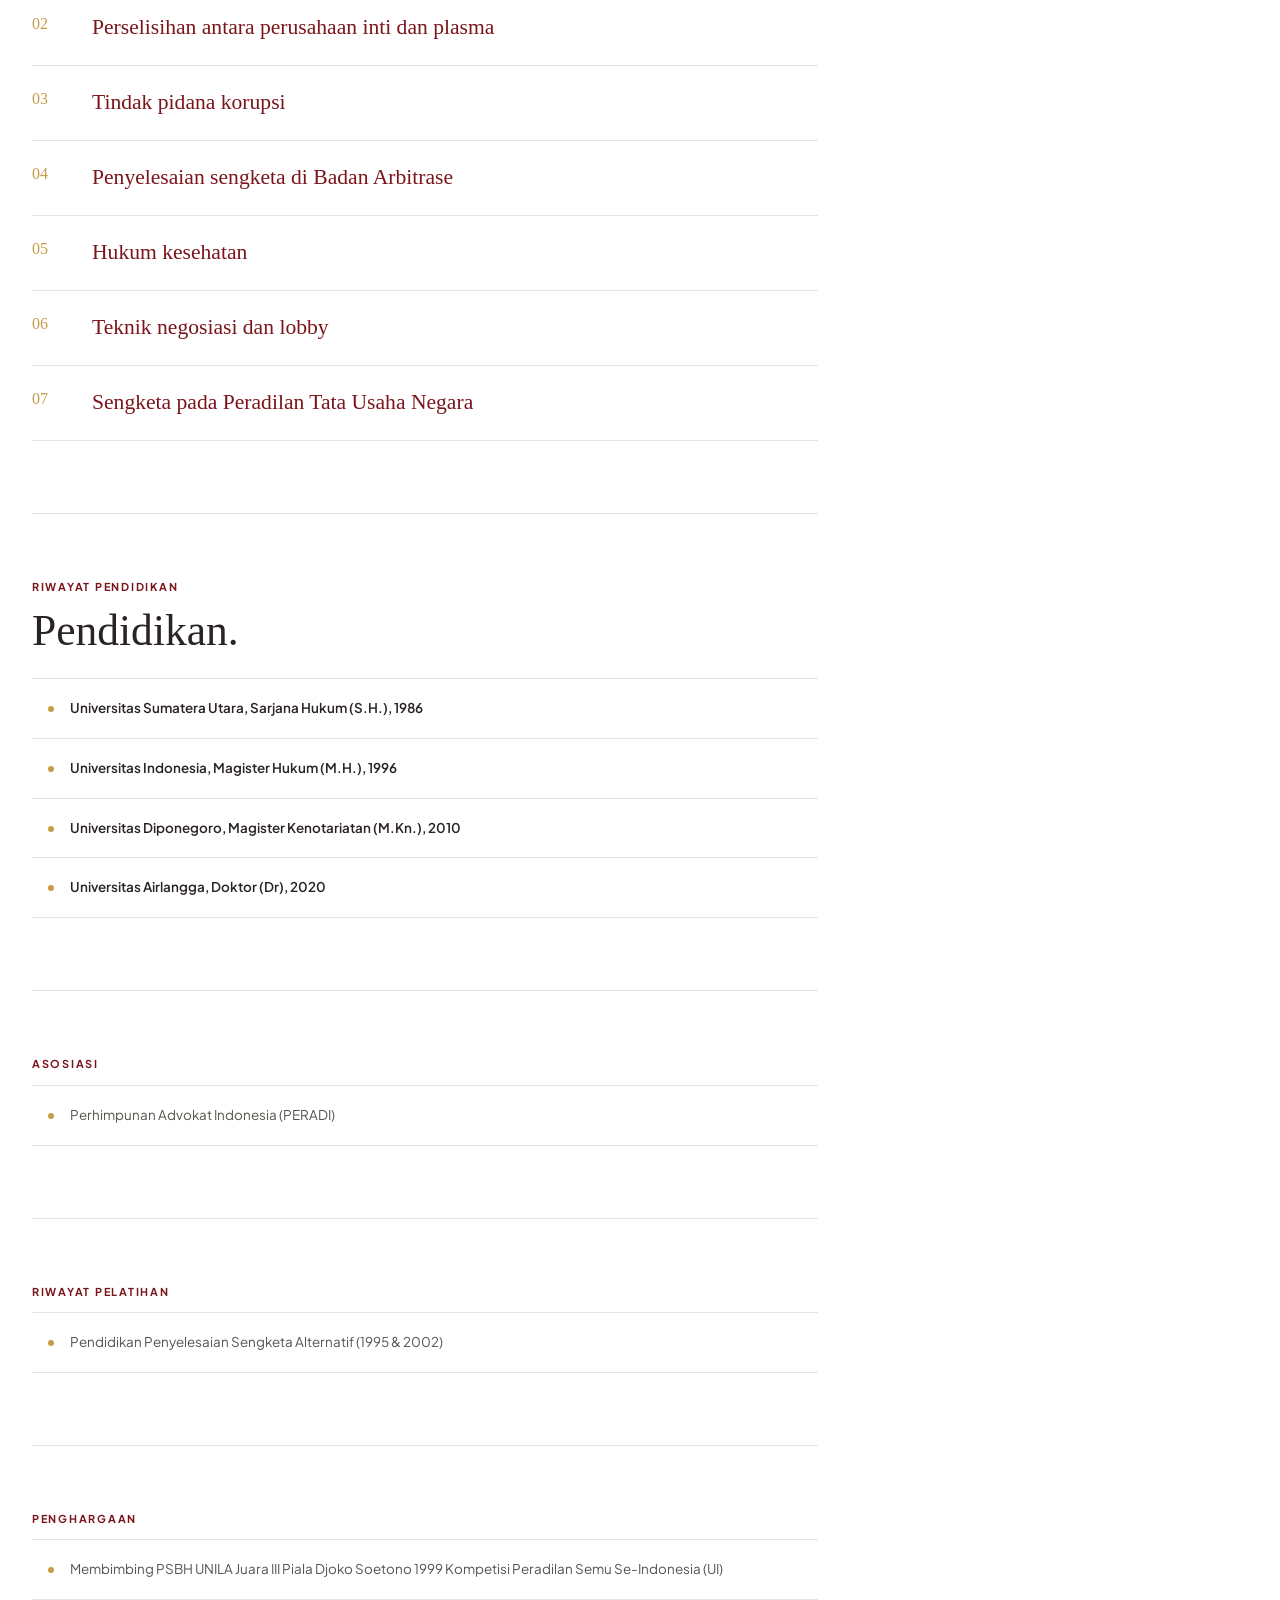
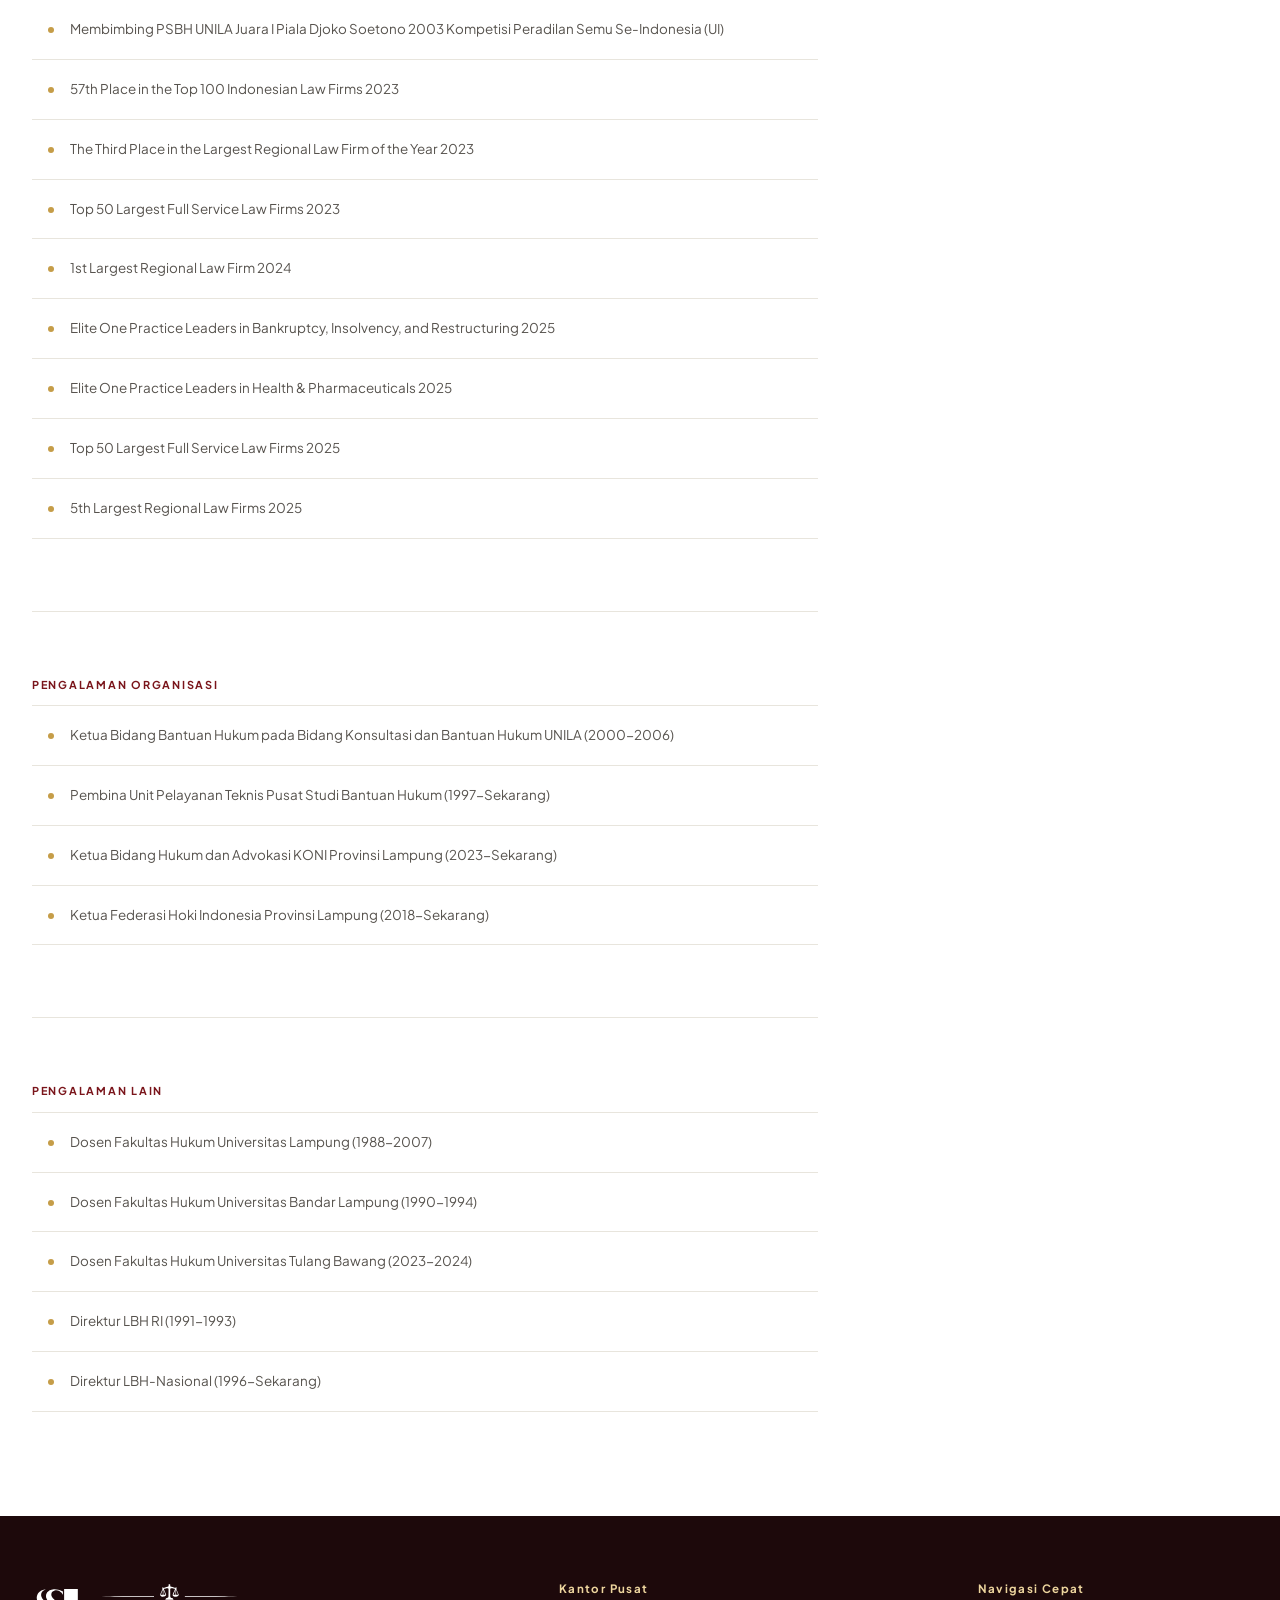
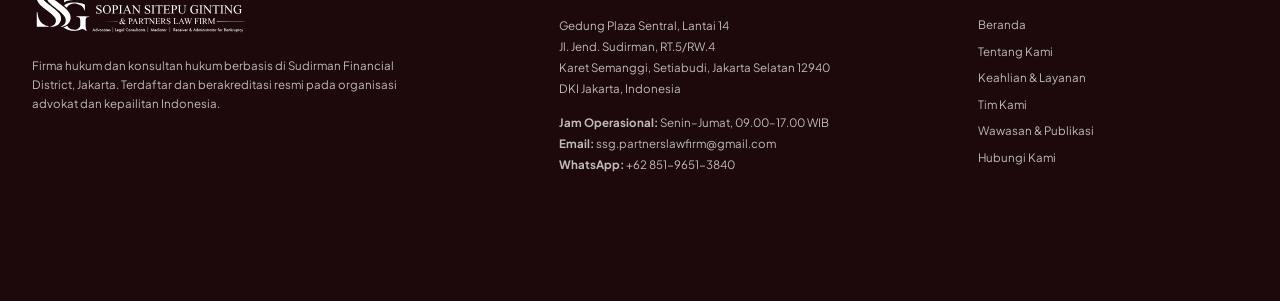
<file: team-member.html>
<!doctype html>
<html lang="id">
  <head>
    <meta charset="utf-8">
    <meta name="viewport" content="width=device-width, initial-scale=1">
    <meta name="description" content="Profil profesional anggota tim SSG & Partners Law Firm.">
    <link rel="preconnect" href="https://fonts.googleapis.com">
    <link rel="preconnect" href="https://fonts.gstatic.com" crossorigin>
    <link
      href="https://fonts.googleapis.com/css2?family=Plus+Jakarta+Sans:wght@300;400;500;600;700&display=swap"
      rel="stylesheet"
    >
    <link rel="stylesheet" href="assets/site-shell.css">
    <link rel="stylesheet" href="assets/team-member.css">
    <title>Profil Tim | SSG &amp; Partners</title>
  </head>
  <body
    data-page="team"
    data-title-id="Profil Tim | SSG &amp; Partners"
    data-title-en="Team Profile | SSG &amp; Partners"
    data-description-id="Profil profesional anggota tim SSG &amp; Partners Law Firm."
    data-description-en="Professional profile of an SSG &amp; Partners Law Firm team member."
  >
    <div data-site-header></div>

    <main data-member-profile>
      <section class="member-loading">
        <div class="container" data-i18n data-id="Memuat profil…" data-en="Loading profile…">Memuat profil…</div>
      </section>
    </main>

    <div data-site-footer></div>
    <script src="assets/site-shell.js?v=20260922-en"></script>
    <script type="module" src="assets/team-member.js?v=20260922-en"></script>
  </body>
</html>
</file>
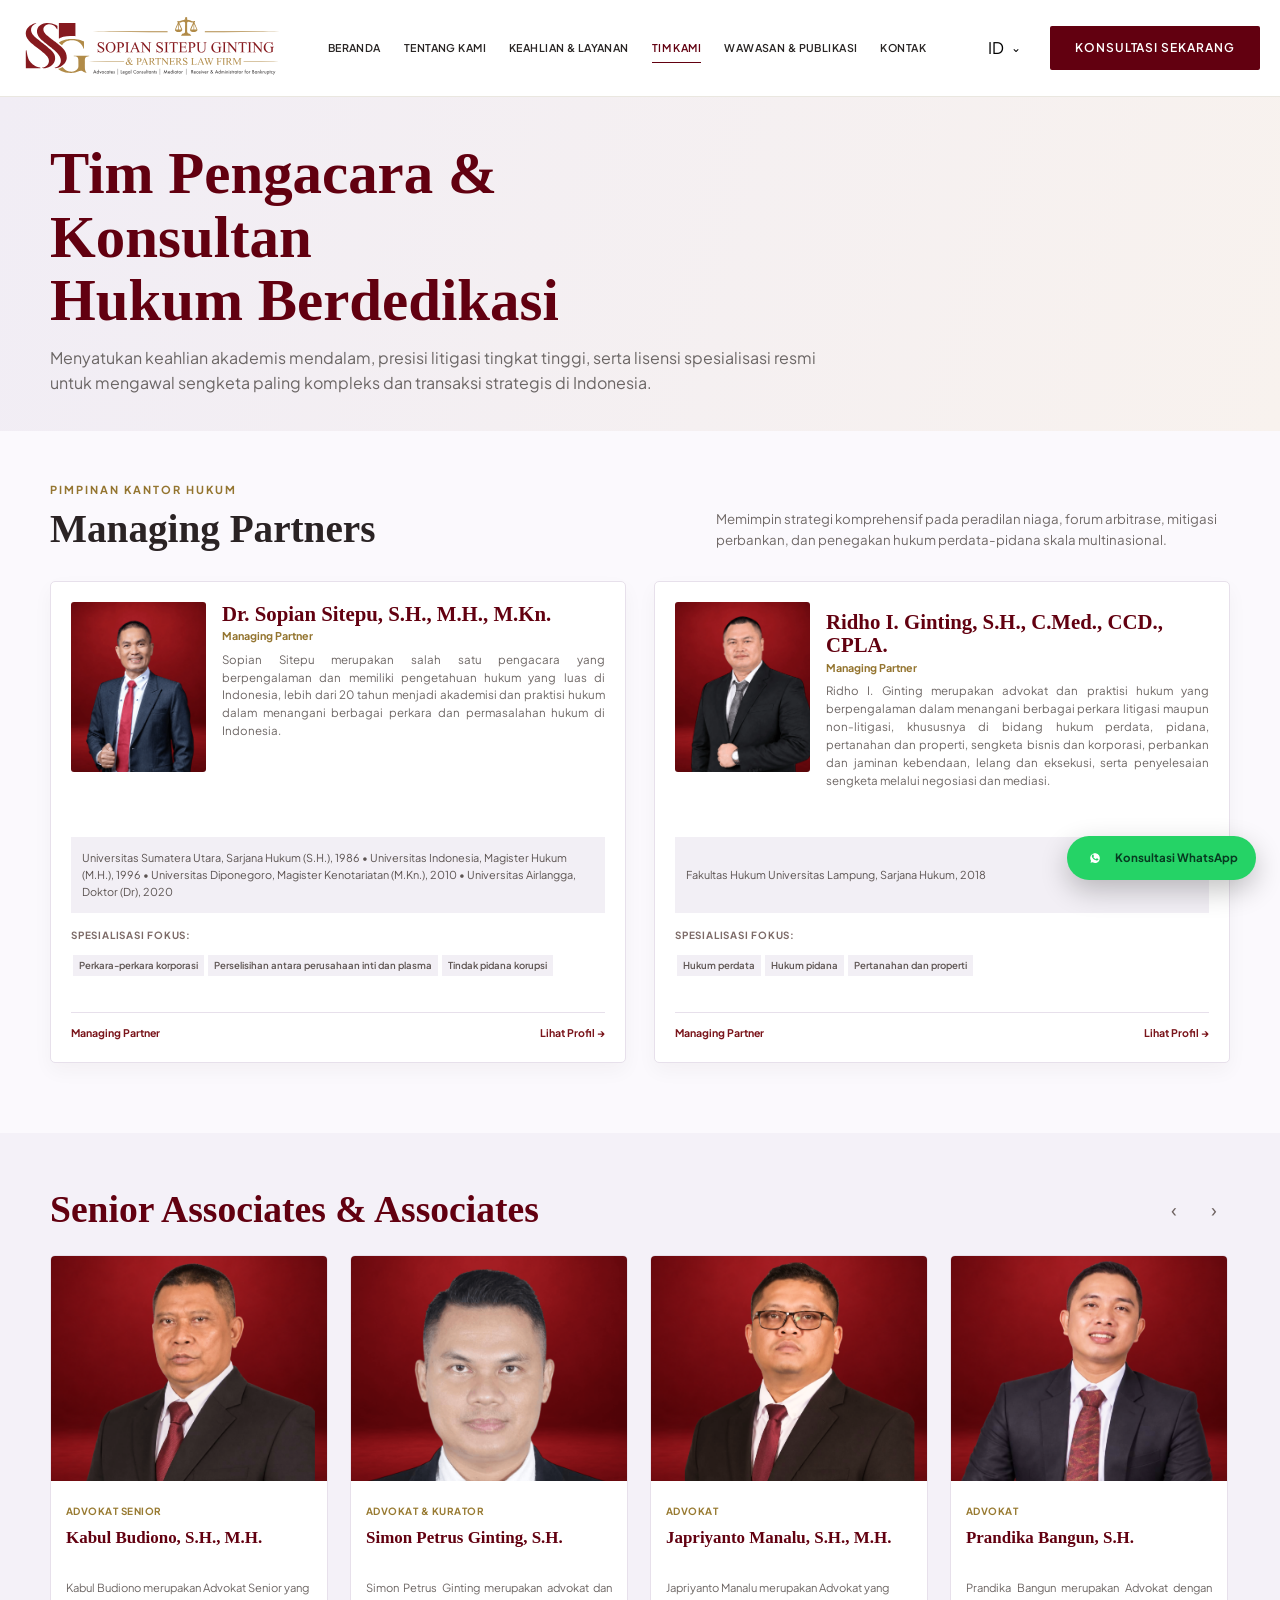
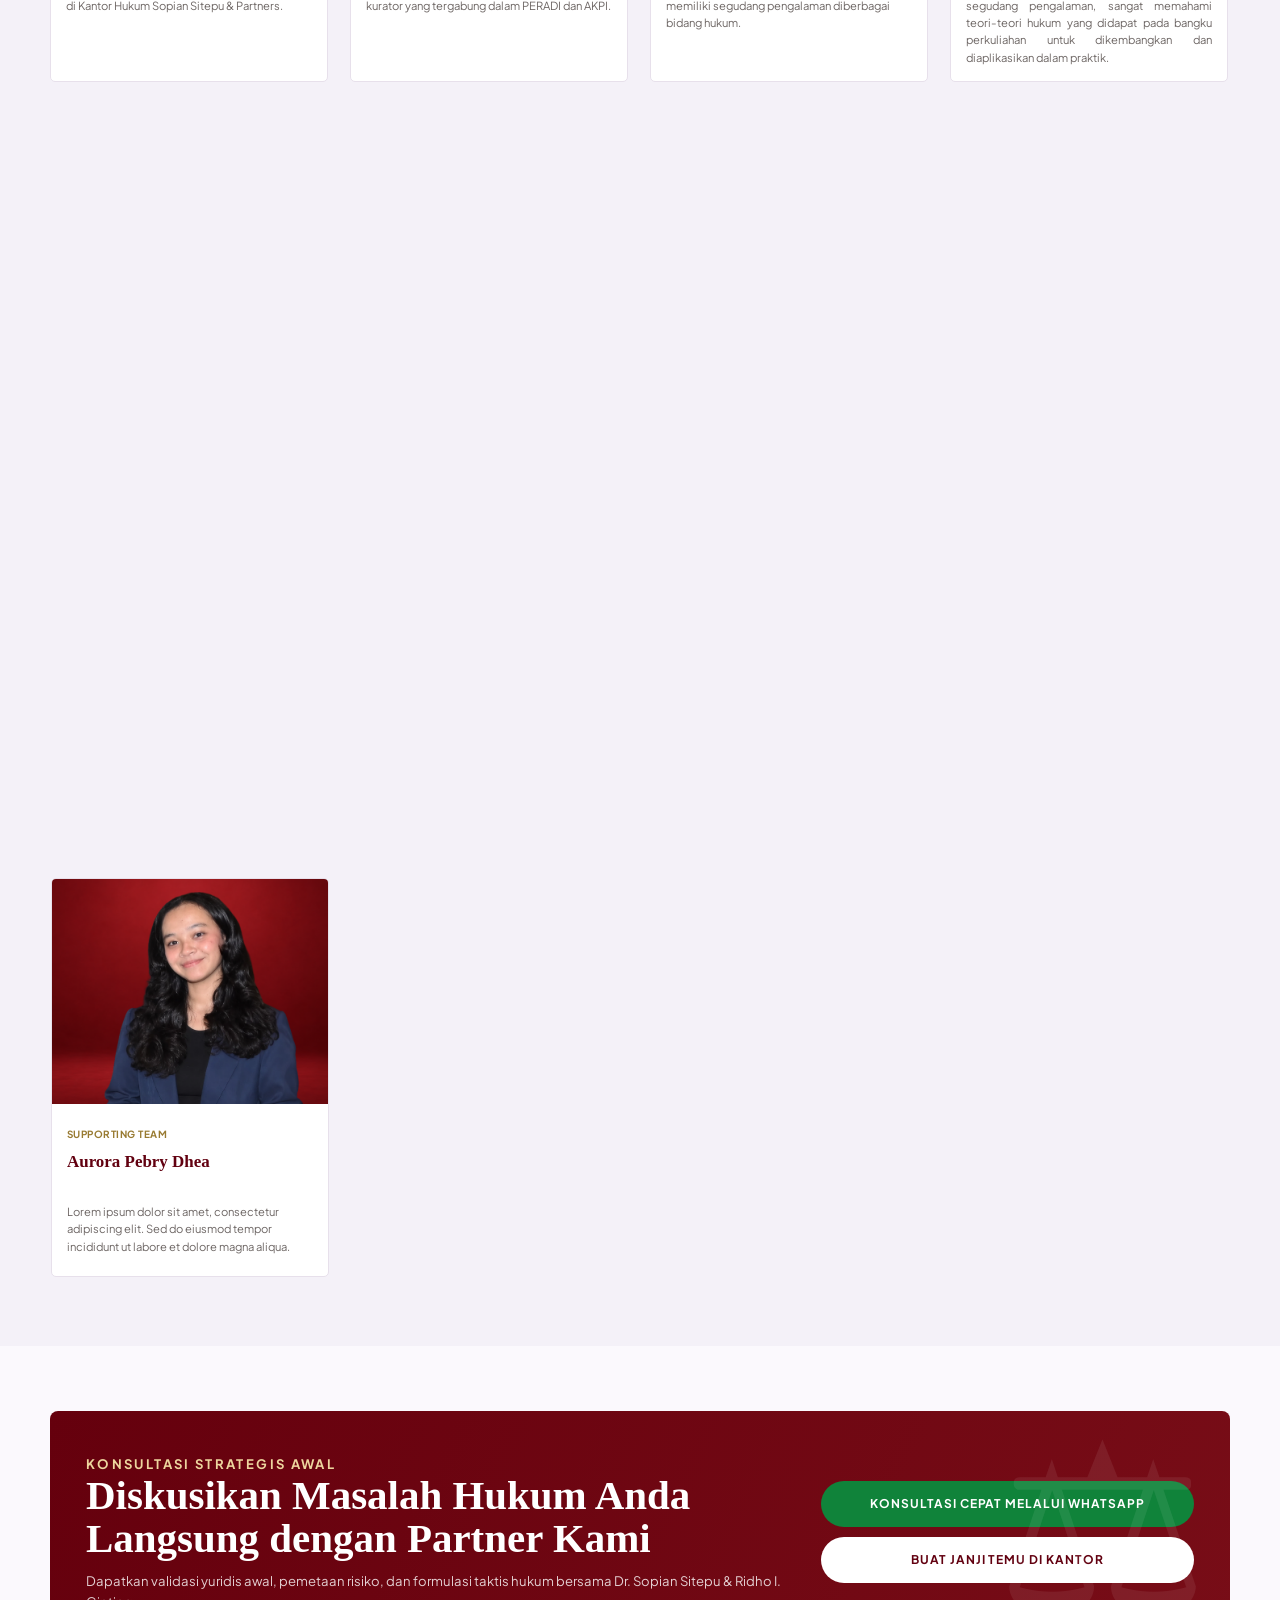
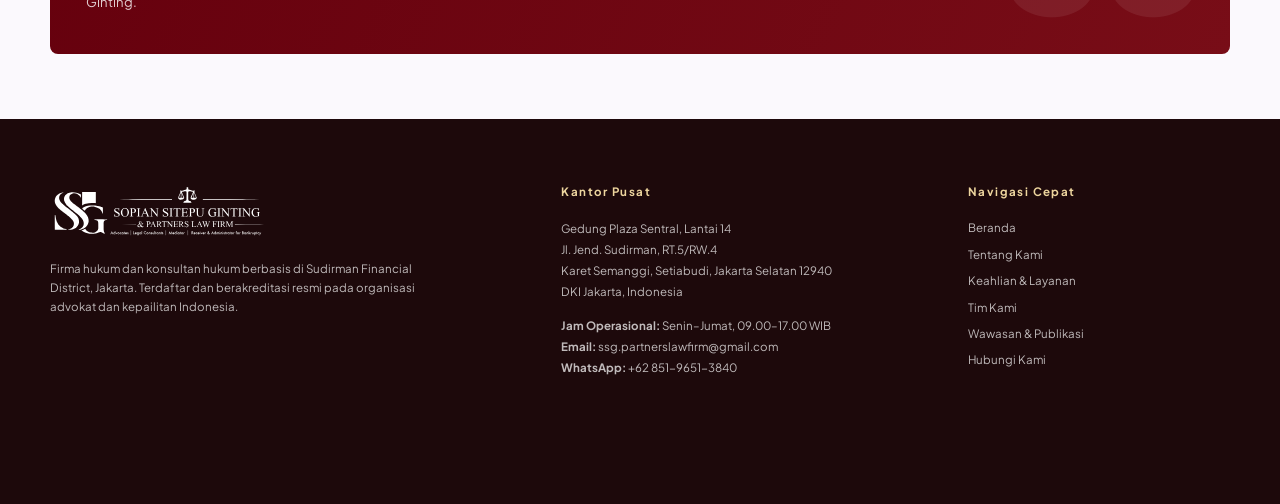
<file: team.html>
<!doctype html>
<html lang="id">
  <head>
    <meta charset="utf-8">
    <meta name="viewport" content="width=device-width,initial-scale=1">
    <title>Tim Kami | SSG & Partners</title>

    <link rel="preconnect" href="https://fonts.googleapis.com">
    <link rel="preconnect" href="https://fonts.gstatic.com" crossorigin>
    <link
      href="https://fonts.googleapis.com/css2?family=Plus+Jakarta+Sans:wght@300;400;500;600;700&display=swap"
      rel="stylesheet"
    >
    <link rel="stylesheet" href="assets/site-shell.css">

    <style>
      :root {
        --burgundy: #620010;
        --line: #e7e0eb;
      }

      * { box-sizing: border-box; }

      body {
        margin: 0;
        font-family: "Plus Jakarta Sans", Arial, sans-serif;
        background: #fff;
        color: #2a2324;
      }

      img {
        display: block;
        max-width: 100%;
      }

      a {
        color: inherit;
        text-decoration: none;
      }

      .container {
        width: min(1180px, calc(100% - 32px));
        margin: 0 auto;
      }

      .team-hero {
        padding: 45px 0 35px;
        background: linear-gradient(105deg, #f1edf5, #f8f2ee);
      }

      .team-hero h1 {
        max-width: 720px;
        margin: 0 0 12px;
        color: var(--burgundy);
        font: 700 clamp(2.6rem, 4.6vw, 4rem) / 1.08 var(--serif, Georgia, serif);
      }

      .team-hero p {
        max-width: 770px;
        margin: 0;
        color: #6b6665;
        font-size: 1rem;
      }

      .leadership {
        padding: 50px 0 70px;
        background: #fbf9fd;
      }

      .leadership-head {
        display: grid;
        grid-template-columns: 1.2fr 1fr;
        gap: 50px;
        align-items: end;
        margin-bottom: 30px;
      }

      .eyebrow {
        margin: 0 0 7px;
        color: #947530;
        font-size: 0.69rem;
        font-weight: 700;
        letter-spacing: 0.18em;
        text-transform: uppercase;
      }

      .title {
        margin: 0;
        font: 700 clamp(2rem, 3.2vw, 2.45rem) / 1.15 var(--serif, Georgia, serif);
      }

      .leadership-head p:last-child {
        margin: 0;
        color: #716a68;
        font-size: 0.83rem;
      }

      .partner-grid {
        display: grid;
        grid-template-columns: repeat(2, minmax(0, 1fr));
        gap: 28px;
      }

      .partner-card {
        position: relative;
        display: flex;
        flex-direction: column;
        padding: 20px;
        background: #fff;
        border: 1px solid var(--line);
        border-radius: 5px;
        box-shadow: 0 8px 20px rgba(41, 4, 7, 0.04);
      }

      .partner-top {
        display: grid;
        grid-template-columns: 135px 1fr;
        gap: 16px;
        min-height: 220px;
      }

      .partner-photo {
        height: 170px;
        overflow: hidden;
        border-radius: 3px;
        background: #ddd;
      }

      .partner-photo img {
        width: 100%;
        height: 100%;
        object-fit: cover;
      }

      .partner-tags {
        display: flex;
        flex-wrap: wrap;
        gap: 5px;
        margin-bottom: 8px;
      }

      .tag {
        padding: 2px 5px;
        background: #f2edf5;
        color: #79571b;
        font-size: 0.56rem;
        font-weight: 700;
        letter-spacing: 0.04em;
        text-transform: uppercase;
      }

      .partner-card h2 {
        margin: 0;
        color: var(--burgundy);
        font: 700 1.3rem / 1.14 var(--serif, Georgia, serif);
      }

      .role {
        margin: 4px 0;
        color: #947530;
        font-size: 0.67rem;
        font-weight: 700;
        line-height: 1.25;
      }

      .partner-card p {
        margin: 8px 0 0;
        color: #6d6664;
        font-size: 0.72rem;
        line-height: 1.55;
      }

      .credentials {
        min-height: 76px;
        margin-top: 15px;
        padding: 11px;
        display: flex;
        flex-direction: column;
        justify-content: center;
        background: #f2eff5;
        color: #5b5351;
        font-size: 0.68rem;
      }

      .focus {
        min-height: 84px;
        margin-top: 15px;
      }

      .focus strong {
        display: block;
        margin-bottom: 6px;
        color: #7c6a67;
        font-size: 0.62rem;
        letter-spacing: 0.08em;
        text-transform: uppercase;
      }

      .focus span {
        display: inline-block;
        margin: 2px;
        padding: 3px 6px;
        background: #f2eff5;
        color: #5e5553;
        font-size: 0.6rem;
        font-weight: 600;
      }

      .card-link {
        display: flex;
        justify-content: space-between;
        gap: 20px;
        margin-top: auto;
        padding-top: 12px;
        border-top: 1px solid var(--line);
        color: #7a151b;
        font-size: 0.66rem;
        font-weight: 700;
      }

      .card-link span:last-child {
        flex: 0 0 auto;
        text-align: right;
      }

      .people-section {
        padding: 55px 0;
        background: #f4f1f8;
      }

      .section-head {
        display: flex;
        justify-content: space-between;
        align-items: center;
        margin-bottom: 22px;
      }

      .section-head h2 {
        margin: 0;
        color: var(--burgundy);
        font: 700 clamp(1.9rem, 3vw, 2.35rem) var(--serif, Georgia, serif);
      }

      .carousel-controls {
        display: flex;
        gap: 8px;
      }

      .carousel-button {
        width: 32px;
        height: 32px;
        border: 0;
        background: transparent;
        color: #6c615f;
        font-size: 1.2rem;
        cursor: pointer;
      }

      .carousel-button:hover {
        color: var(--burgundy);
      }

      .people-grid {
        display: flex;
        gap: 22px;
        overflow-x: auto;
        overflow-y: hidden;
        overscroll-behavior-y: contain;
        scroll-snap-type: x mandatory;
        scroll-behavior: smooth;
        padding: 2px 1px 14px;
        scrollbar-width: thin;
        scrollbar-color: var(--burgundy) transparent;
      }

      .person {
        position: relative;
        flex: 0 0 calc((100% - 66px) / 4);
        scroll-snap-align: start;
        overflow: hidden;
        background: #fff;
        border: 1px solid var(--line);
        border-radius: 5px;
      }

      .person-photo {
        height: 225px;
        background: #ddd;
        overflow: hidden;
      }

      .person-photo img {
        width: 100%;
        height: 100%;
        object-fit: cover;
      }

      .person-copy {
        padding: 15px;
      }

      .person-role {
        display: inline-block;
        color: #987a31;
        font-size: 0.62rem;
        font-weight: 700;
        letter-spacing: 0.05em;
        line-height: 1.25;
        text-transform: uppercase;
      }

      .person h3 {
        min-height: 47px;
        margin: 7px 0 4px;
        color: var(--burgundy);
        font: 700 1.06rem / 1.14 var(--serif, Georgia, serif);
      }

      .person p {
        min-height: 58px;
        margin: 0;
        color: #6d6664;
        font-size: 0.7rem;
        line-height: 1.55;
      }

      .person-footer {
        margin-top: 12px;
        padding-top: 10px;
        border-top: 1px solid var(--line);
        color: #716965;
        font-size: 0.62rem;
        font-weight: 700;
      }

      .member-card-link {
        position: absolute;
        z-index: 5;
        inset: 0;
        border-radius: inherit;
        cursor: pointer;
      }

      .member-card-link:focus-visible {
        outline: 3px solid #c59d48;
        outline-offset: 3px;
      }

      .partner-card,
      .person {
        transition: transform 0.2s ease, box-shadow 0.2s ease;
      }

      .partner-card:hover,
      .person:hover {
        transform: translateY(-4px);
        box-shadow: 0 14px 32px rgba(41, 4, 7, 0.12);
      }

      .cta {
        padding: 65px 0;
        background: #fbf9fd;
      }

      .cta-card {
        position: relative;
        overflow: hidden;
        padding: 42px 36px;
        display: grid;
        grid-template-columns: 1.35fr 0.72fr;
        gap: 35px;
        align-items: center;
        border-radius: 8px;
        background: linear-gradient(115deg, #65000d, #780d17);
        color: #fff;
      }

      .cta-card:after {
        content: "⚖";
        position: absolute;
        right: 20px;
        bottom: -55px;
        color: rgba(255, 255, 255, 0.074);
        font-size: 15rem;
      }

      .cta h2 {
        position: relative;
        margin: 0 0 10px;
        font: 700 clamp(2rem, 3.2vw, 3rem) / 1.05 var(--serif, Georgia, serif);
      }

      .cta p {
        position: relative;
        margin: 0;
        color: rgba(255, 255, 255, 0.81);
        font-size: 0.82rem;
      }

      .cta-actions {
        position: relative;
        display: grid;
        gap: 10px;
      }

      .cta-actions .button {
        display: inline-flex;
        align-items: center;
        justify-content: center;
        min-height: 46px;
        padding: 0 18px;
        border-radius: 999px;
        background: #10833a;
        color: #fff;
        font-weight: 700;
      }

      .cta-actions .secondary {
        background: #fff;
        color: var(--burgundy);
      }

      @media (max-width: 960px) {
        .people-grid .person {
          flex-basis: calc((100% - 22px) / 2);
        }

        .leadership-head,
        .cta-card {
          grid-template-columns: 1fr;
        }
      }

      @media (max-width: 680px) {
        .team-hero {
          padding: 40px 0 30px;
        }

        .leadership {
          padding: 42px 0;
        }

        .leadership-head,
        .partner-grid {
          grid-template-columns: 1fr;
        }

        .partner-top {
          grid-template-columns: 110px 1fr;
        }

        .partner-photo {
          height: 145px;
        }

        .partner-top,
        .credentials,
        .focus {
          min-height: 0;
        }

        .people-grid .person {
          flex-basis: 86%;
        }

        .person-photo {
          height: 280px;
        }

        .cta {
          padding: 42px 0;
        }

        .cta-card {
          padding: 30px 24px;
        }
      }
    </style>
  </head>

  <body
    data-page="team"
    data-title-id="Tim Kami | SSG &amp; Partners"
    data-title-en="Our Team | SSG &amp; Partners"
    data-description-id="Tim advokat, konsultan, dan tenaga ahli SSG &amp; Partners Law Firm."
    data-description-en="Meet the advocates, consultants, and specialist advisers of SSG &amp; Partners Law Firm."
  >
    <div data-site-header></div>

    <main>
      <section class="team-hero">
        <div class="container">
          <h1><span data-i18n data-id="Tim Pengacara &amp; Konsultan" data-en="A Team of Dedicated Advocates &amp;">Tim Pengacara &amp; Konsultan</span><br><span data-i18n data-id="Hukum Berdedikasi" data-en="Legal Consultants">Hukum Berdedikasi</span></h1>
          <p data-i18n data-id="Menyatukan keahlian akademis mendalam, presisi litigasi tingkat tinggi, serta lisensi spesialisasi resmi untuk mengawal sengketa paling kompleks dan transaksi strategis di Indonesia." data-en="Bringing together extensive academic expertise, rigorous litigation capabilities, and recognised specialist credentials to advise on complex disputes and strategic transactions in Indonesia.">
            Menyatukan keahlian akademis mendalam, presisi litigasi tingkat tinggi,
            serta lisensi spesialisasi resmi untuk mengawal sengketa paling kompleks
            dan transaksi strategis di Indonesia.
          </p>
        </div>
      </section>

      <section class="leadership">
        <div class="container">
          <div class="leadership-head">
            <div>
              <p class="eyebrow" data-i18n data-id="Pimpinan Kantor Hukum" data-en="Firm Leadership">Pimpinan Kantor Hukum</p>
              <h2 class="title">Managing Partners</h2>
            </div>
            <p data-i18n data-id="Memimpin strategi komprehensif pada peradilan niaga, forum arbitrase, mitigasi perbankan, dan penegakan hukum perdata-pidana skala multinasional." data-en="Leading comprehensive strategies in commercial court proceedings, arbitration, banking risk mitigation, and multinational civil and criminal enforcement matters.">
              Memimpin strategi komprehensif pada peradilan niaga, forum arbitrase,
              mitigasi perbankan, dan penegakan hukum perdata-pidana skala multinasional.
            </p>
          </div>

          <div class="partner-grid">
            <article class="partner-card">
              <div class="partner-top">
                <div class="partner-photo">
                  <!-- Replace with final Sopian portrait. -->
                  <img src="images/sopian.webp" alt="Placeholder potret Dr. Sopian Sitepu">
                </div>
                <div>
                  <h2>DR. SOPIAN SITEPU, S.H., M.H., M.Kn.</h2>
                  <div class="role">Managing Partner</div>
                  <p style="text-align: justify;">
                    Sopian Sitepu merupakan salah satu pengacara yang berpengalaman dan memiliki pengetahuan hukum yang luas di Indonesia,
                    lebih dari 20 tahun menjadi akademisi dan praktisi hukum dalam menangani berbagai perkara dan permasalahan hukum di Indonesia.
                  </p>
                </div>
              </div>

              <div class="credentials">
                <strong>PENDIDIKAN &amp; KUALIFIKASI AKADEMIS:</strong><br>
                Doktor Ilmu Hukum (Dr.) • Magister Kenotariatan (M.Kn.) • Magister Hukum (M.H.)
              </div>

              <div class="focus">
                <strong>Spesialisasi Fokus:</strong>
                <span>Hukum Acara Perdata &amp; Pidana Khusus</span>
                <span>Sengketa Agraria &amp; Pertanahan</span>
                <span>Hukum Kepailitan &amp; Likuidasi Perusahaan</span>
              </div>

              <div class="card-link">
                <span>Konsultasi Litigasi &amp; Legal Opinion</span>
                <span>Lihat Profil →</span>
              </div>
            </article>

            <article class="partner-card">
              <div class="partner-top">
                <div class="partner-photo">
                  <!-- Replace with final Ridho portrait. -->
                  <img src="images/ridho.webp" alt="Placeholder potret Ridho I. Ginting">
                </div>
                <div>
                  <div class="partner-tags">
                    <span class="tag">AKPI Registered Curator</span>
                    <span class="tag">Akreditasi Mahkamah Agung</span>
                  </div>
                  <h2>RIDHO I. GINTING, S.H., C.Med., CCD., CPLA.</h2>
                  <div class="role">Managing Partner</div>
                  <p style="text-align: justify;">
                    Pakar bersertifikasi multi-disiplin dalam resolusi sengketa non-litigasi,
                    mediasi perbankan, penegakan barang, dan kurator kepailitan resmi.
                  </p>
                </div>
              </div>

              <div class="credentials">
                <strong>SERTIFIKASI &amp; GELAR PROFESI:</strong><br>
                C.Med: Mediator Bersertifikat MA RI • CCP: Certified Contract Practitioner • C.PLA: Procurement Legal Analyst
              </div>

              <div class="focus">
                <strong>Spesialisasi Fokus:</strong>
                <span>Kepailitan &amp; Penundaan Kewajiban Pembayaran Utang</span>
                <span>Mediasi Komersial &amp; Sengketa Pengadaan</span>
                <span>Hukum Pengadaan &amp; Audit Aset Negara</span>
              </div>

              <div class="card-link">
                <span>Konsultasi Kurator, Mediasi &amp; PKPU</span>
                <span>Jadwalkan Sesi →</span>
              </div>
            </article>
          </div>
        </div>
      </section>

      <section class="people-section">
        <div class="container">
          <div class="section-head">
            <h2>Senior Associates &amp; Associates</h2>
            <div class="carousel-controls">
              <button class="carousel-button" type="button" data-carousel="associates" data-direction="-1" aria-label="Lihat associate sebelumnya" data-aria-id="Lihat associate sebelumnya" data-aria-en="View previous associate">‹</button>
              <button class="carousel-button" type="button" data-carousel="associates" data-direction="1" aria-label="Lihat associate berikutnya" data-aria-id="Lihat associate berikutnya" data-aria-en="View next associate">›</button>
            </div>
          </div>

          <div class="people-grid" id="associates">
            <article class="person">
              <div class="person-photo">
                <!-- Replace with final associate portrait. -->
                <img src="images/team-associate-one-placeholder.svg" alt="Kabul Budiono, lawyer and legal associate, in a formal portrait pose with a composed expression against a neutral studio background. He appears professional and attentive, with a calm confident tone. Text in the image reads ASSOCIATE 01.">
              </div>
              <div class="person-copy">
                <span class="person-role">PERADI Licensed</span>
                <h3>Kabul Budiono, S.H., M.H.</h3>
                <p>
                  Litigasi Komersial &amp; Tipikor<br><br>
                  12+ tahun beracara di Pengadilan Negeri hingga Mahkamah Agung.
                </p>
              </div>
            </article>

            <article class="person">
              <div class="person-photo">
                <!-- Replace with final associate portrait. -->
                <img src="images/simon-petrus.png" alt="Simon Petrus Ginting, legal associate, shown in a professional portrait with a steady and thoughtful expression on a soft neutral background. The setting feels clean and corporate, with a calm and reliable tone. Text in the image reads ASSOCIATE 02.">
              </div>
              <div class="person-copy">
                <span class="person-role">M&amp;A / Kepatuhan</span>
                <h3>Simon Petrus Ginting, S.H.</h3>
                <p style="text-align: justify;">
                  Advokat dan kurator yang tergabung dalam PERADI dan AKPI. Telah meraih
                  dan masuk kedalam daftar ekslusif para Partner dari kantor hukum terkemuka
                  dan lulusan kampus-kampus terbaik di Indonesia "Hall Of Fame" dari Hukum Online.
                </p>
              </div>
            </article>

            <article class="person">
              <div class="person-photo">
                <!-- Replace with final associate portrait. -->
                <img src="images/team-associate-two-placeholder.svg" alt="Japriyanto Manalu, legal associate, in a formal portrait with a calm and professional expression against a neutral studio background. The environment is clean and understated, conveying credibility and practicality. Text in the image reads ASSOCIATE 02.">
              </div>
              <div class="person-copy">
                <span class="person-role">M&amp;A / Kepatuhan</span>
                <h3>Japriyanto Manalu, S.H., M.H.</h3>
                <p>
                  Advokat dan kurator yang tergabung dalam PERADI dan AKPI. Telah meraih
                  dan masuk kedalam daftar ekslusif para Partner dari kantor hukum terkemuka
                  dan lulusan kampus-kampus terbaik di Indonesia "Hall Of Fame" dari Hukum Online.
                </p>
              </div>
            </article>

            <article class="person">
              <div class="person-photo">
                <!-- Replace with final associate portrait. -->
                <img src="images/team-associate-one-placeholder.svg" alt="Prandika Bangun, legal associate, shown in a professional portrait with a steady expression and formal business attire on a neutral background. The overall mood is focused, serious, and competent. Text in the image reads ASSOCIATE 01.">
              </div>
              <div class="person-copy">
                <span class="person-role">PERADI Licensed</span>
                <h3>Prandika Bangun, S.H.</h3>
                <p style="text-align: justify;">
                  Advokat dengan segudang pengalaman,
                  sangat memahami teori-teori hukum yang didapat pada bangku perkuliahan untuk dikembangkan dan diaplikasikan dalam praktik.
                </p>
              </div>
            </article>

            <article class="person">
              <div class="person-photo">
                <!-- Replace with final associate portrait. -->
                <img src="images/chaerul.png" alt="Chaerul Tri Rizki Sembiring, legal associate, in a formal portrait with a calm and confident expression against a minimal neutral background. The setting is understated and professional, reflecting a serious corporate legal tone. Text in the image reads ASSOCIATE 02.">
              </div>
              <div class="person-copy">
                <span class="person-role">Associate</span>
                <h3>Chaerul Tri Rizki Sembiring, S.H.</h3>
                <p style="text-align: justify;">
                  Advokat yang memiliki intelektual dan pengetahuan hukum yang luas.
                  Spesialisasi terkait dengan legal drafting, hukum perdata, hukum pidana, hukum ketenagakerjaan, dan hubungan industrial.
                </p>
              </div>
            </article>

            <article class="person">
              <div class="person-photo">
                <!-- Replace with final associate portrait. -->
                <img src="images/team-associate-one-placeholder.svg" alt="Firdaus Pardede, legal associate, in a standard professional portrait with a thoughtful expression and neutral studio background. The mood is calm, approachable, and dependable. Text in the image reads ASSOCIATE 01.">
              </div>
              <div class="person-copy">
                <span class="person-role">Associate</span>
                <h3>Firdaus Pardede, S.H.</h3>
                <p style="text-align: justify;">
                  Advokat yang memiliki keahlian dalam bidang hukum perdata,
                  hukum pidana dan terkait dengan legal drafting.
                </p>
              </div>
            </article>
          </div>
        </div>
      </section>

      <section class="people-section">
        <div class="container">
          <div class="section-head">
            <h2 data-i18n data-id="Staf Ahli" data-en="Specialist Advisers">Staf Ahli</h2>
             <div class="carousel-controls">
              <button class="carousel-button" type="button" data-carousel="staff" data-direction="-1" aria-label="Lihat tenaga ahli sebelumnya" data-aria-id="Lihat tenaga ahli sebelumnya" data-aria-en="View previous specialist adviser">‹</button>
              <button class="carousel-button" type="button" data-carousel="staff" data-direction="1" aria-label="Lihat tenaga ahli berikutnya" data-aria-id="Lihat tenaga ahli berikutnya" data-aria-en="View next specialist adviser">›</button>
            </div>
          </div>

          <div class="people-grid" id="staff">
            <article class="person">
              <div class="person-photo">
                <!-- Replace with final staff portrait. -->
                <img src="images/rilda-murniati.webp" alt="Placeholder potret Rilda Murniati">
              </div>
              <div class="person-copy">
                <span class="person-role">Financial Workout</span>
                <h3>Rilda Murniati, S.H., M.Hum.</h3>
                <p>
                  Restrukturisasi &amp; Pengalihan Piutang<br><br>
                  Berpengalaman dalam negosiasi sindikasi perbankan.
                </p>
              </div>
            </article>

            <article class="person">
              <div class="person-photo">
                <!-- Replace with final staff portrait. -->
                <img src="images/fakih.png" alt="Placeholder potret Dr. M. Fakih">
              </div>
              <div class="person-copy">
                <span class="person-role">PERADI Licensed</span>
                <h3>Dr. M. Fakih, S.H., M.S.</h3>
                <p>
                  Litigasi Komersial &amp; Tipikor<br><br>
                  12+ tahun beracara di Pengadilan Negeri hingga Mahkamah Agung.
                </p>
              </div>
            </article>

            <article class="person">
              <div class="person-photo">
                <!-- Replace with final staff portrait. -->
                <img src="images/heni-siswanto.webp" alt="Placeholder potret Dr. Heni Siswanto">
              </div>
              <div class="person-copy">
                <span class="person-role">M&amp;A / Kepatuhan</span>
                <h3>Dr. Heni Siswanto, S.H., M.H.</h3>
                <p>
                  Advokat dan kurator yang tergabung dalam PERADI dan AKPI. Telah meraih
                  dan masuk kedalam daftar ekslusif para Partner dari kantor hukum terkemuka
                  dan lulusan kampus-kampus terbaik di Indonesia "Hall Of Fame" dari Hukum Online.
                </p>
              </div>
            </article>

            <article class="person">
              <div class="person-photo">
                <!-- Replace with final staff portrait. -->
                <img src="images/ade-arif.png" alt="Placeholder potret Dr. Ade Arif">
              </div>
              <div class="person-copy">
                <span class="person-role">M&amp;A / Kepatuhan</span>
                <h3>Dr. Ade Arif Firmansyah, S.H., M.H.</h3>
                <p>
                  Advokat dan kurator yang tergabung dalam PERADI dan AKPI. Telah meraih
                  dan masuk kedalam daftar ekslusif para Partner dari kantor hukum terkemuka
                  dan lulusan kampus-kampus terbaik di Indonesia "Hall Of Fame" dari Hukum Online.
                </p>
              </div>
            </article>

             <article class="person">
              <div class="person-photo">
                <!-- Replace with final staff portrait. -->
                <img src="images/ade-arif.png" alt="Placeholder potret Dr. Ade Arif">
              </div>
              <div class="person-copy">
                <span class="person-role">Tenaga ahli bidang Hukum Pertanahan dan Hukum Administrasi Negara</span>
                <h3>Prof. Dr. Fransiscus Xaverius Sumarja, S.H., M.Hum.</h3>
                <p>
                  Tenaga ahli bidang Hukum Pertanahan dan Hukum Administrasi Negara
                </p>
              </div>
            </article>
          </div>
        </div>
      </section>

      <section class="people-section">
        <div class="container">
          <div class="section-head">
            <h2 data-i18n data-id="Tim Pendukung" data-en="Supporting Team">Tim Pendukung</h2>
            <div class="carousel-controls"></div>
          </div>

          <div class="people-grid" id="supporting">
            <article class="person">
              <div class="person-photo">
                <!-- Replace with final staff portrait. -->
                <img src="images/aurora-pebry.png" alt="Placeholder potret Aurora Pebry Dhea Surbakti">
              </div>
              <div class="person-copy">
                <span class="person-role">Financial Workout</span>
                <h3>Aurora Pebry Dhea</h3>
                <p>
                  Restrukturisasi &amp; Pengalihan Piutang<br><br>
                  Berpengalaman dalam negosiasi sindikasi perbankan.
                </p>
              </div>
            </article>
          </div>
        </div>
      </section>

      <section class="cta">
        <div class="container">
          <div class="cta-card">
            <div>
              <p class="eyebrow" style="color: #edd59e;" data-i18n data-id="Konsultasi Strategis Awal" data-en="Initial Strategic Consultation">Konsultasi Strategis Awal</p>
              <h2 data-i18n data-id="Diskusikan Masalah Hukum Anda Langsung dengan Partner Kami" data-en="Discuss Your Legal Matter Directly with Our Partners">Diskusikan Masalah Hukum Anda Langsung dengan Partner Kami</h2>
              <p data-i18n data-id="Dapatkan validasi yuridis awal, pemetaan risiko, dan formulasi taktis hukum bersama Dr. Sopian Sitepu &amp; Ridho I. Ginting." data-en="Receive an initial legal assessment, risk mapping, and a tailored legal strategy with Dr Sopian Sitepu and Ridho I. Ginting.">
                Dapatkan validasi yuridis awal, pemetaan risiko, dan formulasi taktis hukum
                bersama Dr. Sopian Sitepu &amp; Ridho I. Ginting.
              </p>
            </div>

            <div class="cta-actions">
              <a class="button" href="https://wa.me/6285196513840" target="_blank" rel="noopener">
                <span data-i18n data-id="Konsultasi Cepat melalui WhatsApp" data-en="Prompt Consultation via WhatsApp">Konsultasi Cepat melalui WhatsApp</span>
              </a>
              <a class="button secondary" href="mailto:ssg.partnerslawfirm@gmail.com">
                <span data-i18n data-id="Buat Janji Temu di Kantor" data-en="Arrange an Office Meeting">Buat Janji Temu di Kantor</span>
              </a>
            </div>
          </div>
        </div>
      </section>
    </main>

    <div data-site-footer></div>

    <script src="assets/site-shell.js?v=20260922-en"></script>
    <script type="module" src="assets/team-cards.js?v=20260922-en"></script>
    <script>
      document.querySelectorAll('.carousel-button').forEach((button) => {
        button.addEventListener('click', () => {
          const carousel = document.getElementById(button.dataset.carousel);
          carousel.scrollBy({
            left: carousel.clientWidth * 0.86 * Number(button.dataset.direction),
            behavior: 'smooth'
          });
        });
      });
    </script>
  </body>
</html>
</file>
<file: assets/site-shell.css>
:root {
  --burgundy: #7a151b;
  --burgundy-dark: #1d090b;
  --gold: #c59d48;
  --gold-light: #edd59e;
  --ink: #161413;
  --muted: #78716c;
  --stone: #57534e;
  --paper: #faf9f6;
  --cream: #f4f2ec;
  --line: #e8e5dd;
  --white: #fff;
  --sans: "Plus Jakarta Sans", Arial, Helvetica, sans-serif;
  --serif: "Times New Roman", Times, Georgia, serif;
  --container: 1216px;
  --header-height: 97px;
  --shadow: 0 14px 36px rgba(41, 4, 7, 0.16);
}

* {
  box-sizing: border-box;
}

body {
  margin: 0;
  color: var(--ink);
  background: var(--paper);
  font-family: var(--sans);
  line-height: 1.6;
  overflow-x: hidden;
}

body.menu-open {
  overflow: hidden;
}

/* Shared motion language. The contact page introduced this soft rise-and-fade;
   site-shell.js now applies it progressively across every public page. */
@keyframes subtleFadeSlideUp {
  from {
    opacity: 0;
    transform: translateY(18px);
  }

  to {
    opacity: 1;
    transform: translateY(0);
  }
}

@keyframes gentlePulse {
  0%,
  100% {
    transform: scale(1);
    box-shadow: 0 4px 14px rgba(0, 47, 16, 0.22);
  }

  50% {
    transform: scale(1.025);
    box-shadow: 0 6px 20px rgba(0, 200, 80, 0.35);
  }
}

@keyframes radarWave {
  0% {
    opacity: 0.9;
    transform: scale(0.95);
  }

  70%,
  100% {
    opacity: 0;
    transform: scale(2.4);
  }
}

.reveal-pending {
  opacity: 0;
  transform: translateY(18px);
}

.animate-fade-slide-up {
  transform-origin: center;
  animation: subtleFadeSlideUp 0.75s cubic-bezier(0.16, 1, 0.3, 1) var(--reveal-delay, 0ms) both;
}

.animate-gentle-pulse {
  transform-origin: center;
  animation: gentlePulse 3s ease-in-out infinite;
}

.animate-radar-wave {
  transform-origin: center;
  animation: radarWave 2s cubic-bezier(0, 0.2, 0.8, 1) infinite;
}

.delay-100 { --reveal-delay: 100ms; }
.delay-150 { --reveal-delay: 150ms; }
.delay-200 { --reveal-delay: 200ms; }
.delay-250 { --reveal-delay: 250ms; }
.delay-300 { --reveal-delay: 300ms; }
.delay-400 { --reveal-delay: 400ms; }

[data-site-header] {
  display: contents;
}

img {
  display: block;
  max-width: 100%;
}

a {
  color: inherit;
  text-decoration: none;
}

button,
a {
  font: inherit;
}

.container {
  width: min(var(--container), calc(100% - 64px));
  margin: auto;
}

.button {
  min-height: 44px;
  display: inline-flex;
  align-items: center;
  justify-content: center;
  gap: 10px;
  padding: 12px 24px;
  border: 1px solid transparent;
  border-radius: 2px;
  background: var(--burgundy);
  color: var(--white);
  font-size: 0.75rem;
  font-weight: 600;
  letter-spacing: 0.08em;
  line-height: 1.2;
  text-transform: uppercase;
  cursor: pointer;
}

.is-disabled {
  cursor: default;
  opacity: 0.66;
}

.site-header {
  position: sticky;
  top: 0;
  z-index: 100;
  height: var(--header-height);
  border-bottom: 1px solid rgba(232, 229, 221, 0.9);
  background: rgba(255, 255, 255, 0.97);
}

.header-inner {
  width: min(1240px, calc(100% - 40px));
  height: 100%;
  margin: auto;
  display: flex;
  align-items: center;
  gap: 18px;
}

.brand {
  flex: 0 0 260px;
  display: inline-flex;
  align-items: center;
}

.brand img {
  width: 380px;
  height: 92px;
  object-fit: contain;
  object-position: left center;
}

.desktop-nav {
  flex: 1;
  display: flex;
  align-items: center;
  justify-content: center;
  gap: clamp(14px, 1.8vw, 28px);
}

.desktop-nav a {
  position: relative;
  padding: 8px 0;
  color: #292524;
  font-size: 0.67rem;
  font-weight: 600;
  letter-spacing: 0.04em;
  text-transform: uppercase;
  white-space: nowrap;
}

.desktop-nav a::after {
  content: "";
  position: absolute;
  left: 0;
  right: 100%;
  bottom: 2px;
  height: 1px;
  background: var(--burgundy);
  transition: right 0.2s;
}

.desktop-nav a:hover::after,
.desktop-nav a[aria-current="page"]::after {
  right: 0;
}

.desktop-nav a[aria-current="page"] {
  color: var(--burgundy);
}

.header-actions {
  display: flex;
  align-items: center;
  gap: 14px;
}

.header-cta {
  min-width: 206px;
}

.language {
  position: relative;
}

.language-toggle {
  min-width: 62px;
  height: 40px;
  display: flex;
  align-items: center;
  justify-content: center;
  gap: 7px;
  padding: 0 10px;
  border: 0;
  background: transparent;
  cursor: pointer;
}

.language-chevron {
  font-size: 0.75rem;
}

.language-menu {
  position: absolute;
  top: calc(100% + 12px);
  right: 0;
  width: 190px;
  margin: 0;
  padding: 6px;
  border: 1px solid var(--line);
  background: #fff;
  box-shadow: var(--shadow);
  list-style: none;
}

.language-menu[hidden] {
  display: none;
}

.language-option {
  width: 100%;
  padding: 11px 12px;
  border: 0;
  background: transparent;
  text-align: left;
  font-size: 0.78rem;
  cursor: pointer;
}

.language-option:hover,
.language-option[aria-checked="true"] {
  background: var(--cream);
  color: var(--burgundy);
}

.menu-toggle {
  width: 44px;
  height: 44px;
  display: none;
  padding: 0;
  border: 1px solid var(--line);
  background: #fff;
  cursor: pointer;
}

.menu-toggle span {
  width: 19px;
  height: 1px;
  display: block;
  margin: 5px auto;
  background: var(--ink);
}

.site-footer {
  padding: 64px 0 max(30px, env(safe-area-inset-bottom));
  background: var(--burgundy-dark);
  color: rgba(255, 255, 255, 0.72);
}

.footer-grid {
  display: grid;
  grid-template-columns: 1.35fr 1.05fr 0.75fr;
  gap: 40px;
  padding-bottom: 48px;
}

.footer-brand img {
  width: 221px;
  height: 60px;
  object-fit: contain;
  object-position: left center;
}

.footer-brand p {
  max-width: 385px;
  margin: 16px 0 0;
  font-size: 0.72rem;
  line-height: 1.65;
}

.footer-heading {
  margin: 0 0 18px;
  color: var(--gold-light);
  font-size: 0.72rem;
  font-weight: 700;
  letter-spacing: 0.12em;
}

.footer-address,
.footer-contact {
  margin: 0;
  font-size: 0.72rem;
  line-height: 1.8;
}

.footer-contact {
  margin-top: 14px;
}

.footer-nav {
  display: grid;
  gap: 8px;
  font-size: 0.72rem;
}

.footer-bottom {
  min-height: 48px;
  padding-top: 28px;
  border-top: 1px solid rgba(255, 255, 255, 0.12);
  display: flex;
  align-items: center;
  justify-content: space-between;
  gap: 24px;
  font-size: 0.68rem;
}

.footer-legal {
  display: flex;
  gap: 20px;
}

.floating-whatsapp {
  position: fixed;
  z-index: 120;
  right: 24px;
  bottom: 20px;
  min-height: 44px;
  display: inline-flex;
  align-items: center;
  gap: 10px;
  padding: 0 18px;
  border-radius: 999px;
  background: #25d366;
  color: #073b21;
  box-shadow: 0 10px 28px rgba(0, 0, 0, 0.24);
  font-size: 0.72rem;
  font-weight: 700;
}

.floating-whatsapp img {
  width: 20px;
  height: 20px;
}

@media (max-width: 960px) {
  :root {
    --header-height: 80px;
  }

  .container {
    width: min(100% - 40px, var(--container));
  }

  .header-inner {
    width: min(100% - 28px, 1240px);
  }

  .brand {
    flex-basis: 176px;
  }

  .brand img {
    width: 176px;
  }

  .desktop-nav {
    position: absolute;
    z-index: 98;
    inset: 100% 0 auto;
    width: 100%;
    height: calc(100vh - var(--header-height));
    height: calc(100dvh - var(--header-height));
    display: none;
    align-items: stretch;
    flex-direction: column;
    gap: 0;
    padding: 28px 24px 100px;
    background: #fff;
    overflow-y: auto;
  }

  .desktop-nav.open {
    display: flex;
  }

  .desktop-nav a {
    padding: 17px 0;
    border-bottom: 1px solid var(--line);
    font: 400 1.45rem var(--serif);
    letter-spacing: 0;
    text-transform: none;
  }

  .desktop-nav a::after {
    display: none;
  }

  .header-actions {
    margin-left: auto;
  }

  .header-cta {
    display: none;
  }

  .menu-toggle {
    display: block;
  }

  .footer-grid {
    grid-template-columns: 1.2fr 1fr;
  }

  .footer-nav-column {
    grid-column: 1 / -1;
  }

  .footer-nav {
    grid-template-columns: repeat(3, 1fr);
  }
}

@media (max-width: 680px) {
  .container {
    width: min(100% - 32px, var(--container));
  }

  .brand {
    flex-basis: 150px;
  }

  .brand img {
    width: 150px;
    height: 48px;
  }

  .header-actions {
    gap: 4px;
  }

  .language-toggle {
    min-width: 48px;
    padding-inline: 6px;
  }

  .language-code {
    display: none;
  }

  .language-menu {
    position: fixed;
    top: calc(var(--header-height) - 2px);
    right: 16px;
  }

  .footer-grid {
    grid-template-columns: 1fr;
  }

  .footer-nav-column {
    grid-column: auto;
  }

  .footer-nav {
    grid-template-columns: repeat(2, 1fr);
  }

  .footer-bottom {
    align-items: flex-start;
    flex-direction: column;
    padding-bottom: 56px;
  }

  .floating-whatsapp {
    right: 16px;
    bottom: 16px;
    width: 48px;
    min-height: 48px;
    justify-content: center;
    padding: 0;
  }

  .floating-whatsapp span {
    position: absolute;
    width: 1px;
    height: 1px;
    overflow: hidden;
    clip: rect(0 0 0 0);
  }
}

@media (prefers-reduced-motion: reduce) {
  *,
  *::before,
  *::after {
    scroll-behavior: auto !important;
    transition-duration: 0.01ms !important;
    animation-duration: 0.01ms !important;
    animation-iteration-count: 1 !important;
  }

  .reveal-pending {
    opacity: 1;
    transform: none;
  }
}
</file>
<file: assets/service-cards.css>
.service-cards-grid {
  display: grid;
  grid-template-columns: repeat(3, minmax(0, 1fr));
  gap: 32px 26px;
  align-items: stretch;
}

.service-cards-grid[data-limit] {
  margin-top: 36px;
}

.service-cards-grid .shared-service-card {
  min-width: 0;
  display: flex;
  flex-direction: column;
  height: 100%;
  overflow: hidden;
  border: 1px solid var(--line, #e8e5dd);
  border-radius: 3px;
  background: var(--white, #fff);
  transition: transform .2s ease, box-shadow .2s ease;
  cursor: pointer;
}

.service-cards-grid .shared-service-card:hover {
  transform: translateY(-4px);
  box-shadow: 0 15px 30px rgba(41, 4, 7, .07);
}

.service-cards-grid .shared-service-card:focus-visible {
  outline: 3px solid var(--gold, #c59d48);
  outline-offset: 4px;
}

.shared-service-card .shared-service-image {
  height: 192px;
  overflow: hidden;
  background: #d5ccc2;
}

.shared-service-card .shared-service-image img {
  width: 100%;
  height: 100%;
  object-fit: cover;
  transition: transform .35s ease;
}

.shared-service-card:hover .shared-service-image img {
  transform: scale(1.025);
}

.shared-service-card .shared-service-copy {
  display: flex;
  flex: 1;
  flex-direction: column;
  padding: 17px 20px 18px;
}

.shared-service-card .shared-service-title {
  min-height: 50px;
  margin: 0;
  color: var(--ink, #161413);
  font: 700 1.06rem/1.3 var(--serif, "Times New Roman", Times, serif);
}

.shared-service-card .shared-service-bottom {
  display: flex;
  align-items: center;
  justify-content: space-between;
  gap: 12px;
  margin-top: auto;
  padding-top: 22px;
  color: var(--burgundy, #7a151b);
  font-size: .67rem;
  font-weight: 700;
}

.shared-service-card .shared-service-category {
  line-height: 1.45;
}

.shared-service-card .shared-service-arrow {
  width: 28px;
  height: 28px;
  flex: 0 0 28px;
  display: grid;
  place-items: center;
  font-size: 1rem;
  line-height: 1;
}

@media (max-width: 960px) {
  .service-cards-grid { grid-template-columns: repeat(2, minmax(0, 1fr)); }
}

@media (max-width: 680px) {
  .service-cards-grid { grid-template-columns: 1fr; gap: 20px; }
  .shared-service-card .shared-service-image { height: 210px; }
}
</file>
<file: assets/contact.css>
.contact-hero {
  padding: 74px 0 78px;
  background: linear-gradient(104deg, #f2edf7, #f6f1eb);
}

.contact-hero-grid {
  display: grid;
  grid-template-columns: 1.42fr 0.78fr;
  gap: 60px;
  align-items: center;
}

.contact-kicker {
  display: inline-block;
  margin: 0 0 24px;
  padding: 4px 9px;
  background: #f7f2f2;
  color: var(--burgundy);
  font-size: 0.67rem;
  font-weight: 800;
  letter-spacing: 0.04em;
}

.contact-kicker::before {
  content: "";
  display: inline-block;
  width: 8px;
  height: 8px;
  margin-right: 6px;
  border-radius: 50%;
  background: #08783d;
}

.contact-title {
  max-width: 700px;
  margin: 0;
  color: var(--burgundy);
  font: clamp(3rem, 5.5vw, 5rem) / 0.98 var(--serif);
}

.contact-lead {
  max-width: 720px;
  margin: 20px 0 0;
  color: var(--stone);
  font-size: 1rem;
  line-height: 1.75;
}

.hotline-card {
  position: relative;
  overflow: hidden;
  padding: 26px;
  border-radius: 8px;
  background: #fff;
  box-shadow: 0 16px 30px rgba(43, 19, 20, 0.15);
}

.hotline-card:after {
  content: "";
  position: absolute;
  top: 0;
  right: 0;
  width: 96px;
  height: 96px;
  background: #e5fbeb;
}

.hotline-card > * {
  position: relative;
  z-index: 1;
}

.hotline-eyebrow {
  margin: 0;
  color: #866318;
  font-size: 0.68rem;
  font-weight: 800;
  letter-spacing: 0.06em;
  text-transform: uppercase;
}

.hotline-card h2 {
  margin: 9px 0;
  color: #2a2422;
  font: 1.65rem var(--serif);
}

.hotline-card p {
  margin: 0;
  color: var(--stone);
  font-size: 0.82rem;
}

.hotline-link {
  display: flex;
  align-items: center;
  justify-content: center;
  min-height: 55px;
  margin-top: 16px;
  padding: 10px 16px;
  background: #075b2c;
  color: #fff;
  font-size: 0.78rem;
  font-weight: 700;
  text-align: center;
}

.contact-section {
  padding: 42px 0 82px;
}

.office-card {
  padding: 26px;
  border-radius: 8px;
  background: #fff;
  box-shadow: 0 8px 20px rgba(43, 19, 20, 0.1);
}

.office-title {
  display: flex;
  align-items: center;
  gap: 12px;
  margin: 0 0 20px;
  color: var(--burgundy);
  font: 1.55rem var(--serif);
}

.office-icon {
  width: 41px;
  height: 41px;
  display: grid;
  place-items: center;
  border-radius: 4px;
  background: var(--burgundy);
  color: #fff;
  font-family: Arial, sans-serif;
  font-size: 1.05rem;
}

.office-title small {
  display: block;
  margin-top: 2px;
  color: #82651c;
  font: 700 0.65rem var(--sans);
  letter-spacing: 0.05em;
  text-transform: uppercase;
}

.office-details {
  display: grid;
  gap: 17px;
  max-width: 580px;
  margin: 0 0 22px;
  padding: 0;
  list-style: none;
}

.office-details li {
  position: relative;
  color: #24211f;
  font-size: 0.82rem;
  line-height: 1.55;
}

.office-details li:before {
  position: absolute;
  left: 0;
  top: 0;
  color: #8b691b;
  font-size: 1rem;
}


.office-details strong {
  display: block;
}

.map-frame {
  overflow: hidden;
  border-radius: 4px;
  background: #edf0ed;
}

.map-frame img {
  width: 100%;
  height: auto;
  aspect-ratio: 16 / 4.6;
  object-fit: cover;
}

@media (max-width: 820px) {
  .contact-hero-grid {
    grid-template-columns: 1fr;
    gap: 34px;
  }

  .hotline-card {
    max-width: 480px;
  }

  .map-frame img {
    aspect-ratio: 16 / 7;
  }
}

@media (max-width: 560px) {
  .contact-hero {
    padding: 50px 0;
  }

  .contact-section {
    padding: 28px 0 64px;
  }

  .hotline-card,
  .office-card {
    padding: 20px;
  }

  .map-frame img {
    aspect-ratio: 16 / 10;
  }

  .contact-lead {
    font-size: 0.9rem;
  }
}
</file>
<file: assets/service-detail.css>
.service-detail-main {
  min-height: 70vh;
  padding: clamp(52px, 7vw, 92px) 0 clamp(72px, 9vw, 120px);
  background: linear-gradient(110deg, #f5f1f6 0, #faf9f6 48%, #f8f1ec 100%);
}

.service-detail-back {
  display: inline-flex;
  align-items: center;
  gap: 9px;
  margin-bottom: 32px;
  color: var(--burgundy);
  font-size: .76rem;
  font-weight: 700;
}

.service-detail-back:hover { text-decoration: underline; }

.service-detail-layout {
  display: grid;
  grid-template-columns: minmax(0, 1.05fr) minmax(340px, .95fr);
  gap: clamp(38px, 6vw, 84px);
  align-items: center;
}

.service-detail-image {
  overflow: hidden;
  border-radius: 4px;
  background: #d5ccc2;
  box-shadow: 0 22px 50px rgba(41, 4, 7, .12);
  aspect-ratio: 16 / 10;
}

.service-detail-image img {
  width: 100%;
  height: 100%;
  object-fit: cover;
}

.service-detail-category {
  margin: 0 0 14px;
  color: var(--burgundy);
  font-size: .72rem;
  font-weight: 700;
  letter-spacing: .13em;
  text-transform: uppercase;
}

.service-detail-title {
  margin: 0;
  color: var(--burgundy);
  font: 700 clamp(2.35rem, 4.7vw, 4.5rem)/1.02 var(--serif);
  letter-spacing: -.025em;
}

.service-detail-description {
  margin: 28px 0 0;
  color: var(--stone);
  font-size: clamp(.98rem, 1.25vw, 1.1rem);
  line-height: 1.9;
}

.service-detail-actions {
  display: flex;
  flex-wrap: wrap;
  gap: 12px;
  margin-top: 34px;
}

.service-detail-error {
  max-width: 680px;
  padding: 42px;
  border: 1px solid var(--line);
  border-radius: 5px;
  background: #fff;
}

.service-detail-error h1 {
  margin: 0 0 12px;
  color: var(--burgundy);
  font: 700 clamp(2rem, 4vw, 3.5rem)/1.05 var(--serif);
}

@media (max-width: 820px) {
  .service-detail-layout { grid-template-columns: 1fr; }
  .service-detail-copy { max-width: 680px; }
}

@media (max-width: 560px) {
  .service-detail-main { padding-top: 38px; }
  .service-detail-image { aspect-ratio: 4 / 3; }
  .service-detail-title { font-size: clamp(2.1rem, 11vw, 3rem); }
}
</file>
<file: assets/team-member.css>
.member-hero {
  padding: 40px 0 72px;
  background:
    radial-gradient(circle at 90% 10%, rgba(197, 157, 72, 0.18), transparent 28%),
    linear-gradient(120deg, #2a080c 0%, #620010 68%, #791321 100%);
  color: #fff;
}

.member-back {
  display: inline-flex;
  margin-bottom: 36px;
  color: rgba(255, 255, 255, 0.74);
  font-size: 0.75rem;
  font-weight: 600;
}

.member-back:hover {
  color: var(--gold-light);
}

.member-hero-grid {
  display: grid;
  grid-template-columns: minmax(260px, 390px) minmax(0, 1fr);
  gap: clamp(42px, 7vw, 92px);
  align-items: center;
}

.member-portrait {
  position: relative;
  aspect-ratio: 4 / 5;
  overflow: hidden;
  background: #d7cdc8;
  box-shadow: 22px 22px 0 rgba(237, 213, 158, 0.13);
}

.member-portrait::after {
  content: "";
  position: absolute;
  inset: 0;
  border: 1px solid rgba(255, 255, 255, 0.18);
  pointer-events: none;
}

.member-portrait img {
  width: 100%;
  height: 100%;
  object-fit: cover;
  object-position: center top;
}

.member-intro {
  max-width: 760px;
}

.member-eyebrow,
.section-kicker {
  margin: 0 0 12px;
  color: var(--gold-light);
  font-size: 0.68rem;
  font-weight: 700;
  letter-spacing: 0.16em;
  text-transform: uppercase;
}

.member-intro h1 {
  max-width: 820px;
  margin: 0;
  color: #fff;
  font: clamp(2.65rem, 5.6vw, 5.2rem) / 0.98 var(--serif);
  letter-spacing: -0.035em;
}

.member-lead {
  max-width: 700px;
  margin: 25px 0 0;
  color: rgba(255, 255, 255, 0.8);
  font-size: clamp(0.92rem, 1.3vw, 1.08rem);
  line-height: 1.75;
}

.member-highlights {
  display: flex;
  flex-wrap: wrap;
  gap: 9px;
  margin: 28px 0 0;
  padding: 0;
  list-style: none;
}

.member-highlights li {
  padding: 8px 12px;
  border: 1px solid rgba(237, 213, 158, 0.35);
  color: var(--gold-light);
  font-size: 0.68rem;
  font-weight: 600;
}

.member-actions {
  display: flex;
  flex-wrap: wrap;
  align-items: center;
  gap: 22px;
  margin-top: 34px;
}

.member-actions .button {
  background: var(--gold);
  color: #2a080c;
}

.member-email {
  padding-bottom: 3px;
  border-bottom: 1px solid rgba(255, 255, 255, 0.45);
  color: #fff;
  font-size: 0.75rem;
  font-weight: 600;
}

.member-content {
  padding: 88px 0 104px;
  background: #fff;
}

.member-content-grid {
  display: grid;
  grid-template-columns: minmax(0, 1fr) minmax(270px, 340px);
  gap: clamp(48px, 7vw, 92px);
  align-items: start;
}

.member-biography {
  min-width: 0;
}

.profile-section + .profile-section {
  margin-top: 72px;
  padding-top: 64px;
  border-top: 1px solid var(--line);
}

.profile-section .section-kicker,
.sidebar-card .section-kicker {
  color: var(--burgundy);
}

.profile-section h2 {
  max-width: 720px;
  margin: 0 0 24px;
  color: #2a2324;
  font: clamp(2rem, 3.4vw, 3rem) / 1.08 var(--serif);
}

.profile-section > p:not(.section-kicker) {
  max-width: 780px;
  margin: 0 0 18px;
  color: var(--stone);
  font-size: 0.94rem;
  line-height: 1.9;
}

.expertise-list {
  margin: 8px 0 0;
  padding: 0;
  list-style: none;
}

.expertise-list li {
  display: grid;
  grid-template-columns: 42px minmax(0, 1fr);
  gap: 18px;
  padding: 24px 0;
  border-bottom: 1px solid var(--line);
}

.expertise-list li:first-child {
  border-top: 1px solid var(--line);
}

.expertise-list > li > span {
  color: var(--gold);
  font: 1rem var(--serif);
}

.expertise-list h3 {
  margin: 0;
  color: var(--burgundy);
  font: 1.35rem / 1.2 var(--serif);
}

.profile-list {
  margin: 0;
  padding: 0;
  list-style: none;
  border-top: 1px solid var(--line);
}

.profile-list li {
  position: relative;
  padding: 18px 20px 18px 38px;
  border-bottom: 1px solid var(--line);
  color: var(--stone);
  font-size: 0.84rem;
  line-height: 1.7;
}

.profile-list li::before {
  content: "";
  position: absolute;
  top: 27px;
  left: 16px;
  width: 6px;
  height: 6px;
  border-radius: 50%;
  background: var(--gold);
}

.profile-list--education li {
  color: #2a2324;
  font-weight: 600;
}

.qualification-grid {
  display: grid;
  grid-template-columns: repeat(3, minmax(0, 1fr));
  gap: 14px;
}

.qualification-grid div {
  min-height: 145px;
  padding: 22px;
  display: flex;
  flex-direction: column;
  justify-content: space-between;
  background: var(--cream);
  border-top: 3px solid var(--burgundy);
}

.qualification-grid strong {
  color: var(--burgundy);
  font: 2rem var(--serif);
}

.qualification-grid span {
  color: var(--stone);
  font-size: 0.75rem;
  font-weight: 600;
}

.member-sidebar {
  position: sticky;
  top: calc(var(--header-height) + 30px);
  display: grid;
  gap: 20px;
}

.sidebar-card,
.sidebar-contact {
  padding: 28px;
  border: 1px solid var(--line);
  background: var(--paper);
}

.member-facts {
  margin: 0;
}

.member-facts div {
  padding: 16px 0;
  border-bottom: 1px solid var(--line);
}

.member-facts div:last-child {
  padding-bottom: 0;
  border-bottom: 0;
}

.member-facts dt {
  margin-bottom: 3px;
  color: var(--muted);
  font-size: 0.62rem;
  font-weight: 700;
  letter-spacing: 0.08em;
  text-transform: uppercase;
}

.member-facts dd {
  margin: 0;
  color: #2a2324;
  font-size: 0.82rem;
  font-weight: 600;
}

.sidebar-contact {
  border: 0;
  background: var(--burgundy);
  color: #fff;
}

.sidebar-contact h2 {
  margin: 0;
  font: 1.65rem / 1.12 var(--serif);
}

.sidebar-contact p:not(.section-kicker) {
  margin: 14px 0 20px;
  color: rgba(255, 255, 255, 0.76);
  font-size: 0.76rem;
  line-height: 1.7;
}

.sidebar-contact a {
  color: var(--gold-light);
  font-size: 0.72rem;
  font-weight: 700;
}

.member-loading,
.member-not-found {
  min-height: 58vh;
  padding: 90px 0;
  background: var(--paper);
}

.member-not-found h1 {
  max-width: 700px;
  margin: 0 0 28px;
  color: var(--burgundy);
  font: clamp(2.5rem, 5vw, 4.5rem) / 1 var(--serif);
}

@media (max-width: 900px) {
  .member-hero-grid {
    grid-template-columns: minmax(220px, 320px) minmax(0, 1fr);
    gap: 38px;
  }

  .member-content-grid {
    grid-template-columns: 1fr;
  }

  .member-sidebar {
    position: static;
    grid-template-columns: repeat(2, minmax(0, 1fr));
  }
}

@media (max-width: 680px) {
  .member-hero {
    padding: 28px 0 54px;
  }

  .member-back {
    margin-bottom: 24px;
  }

  .member-hero-grid {
    grid-template-columns: 1fr;
  }

  .member-portrait {
    width: min(82vw, 360px);
  }

  .member-intro h1 {
    font-size: clamp(2.4rem, 12vw, 3.4rem);
  }

  .member-content {
    padding: 60px 0 72px;
  }

  .profile-section + .profile-section {
    margin-top: 50px;
    padding-top: 44px;
  }

  .qualification-grid,
  .member-sidebar {
    grid-template-columns: 1fr;
  }
}
</file>
